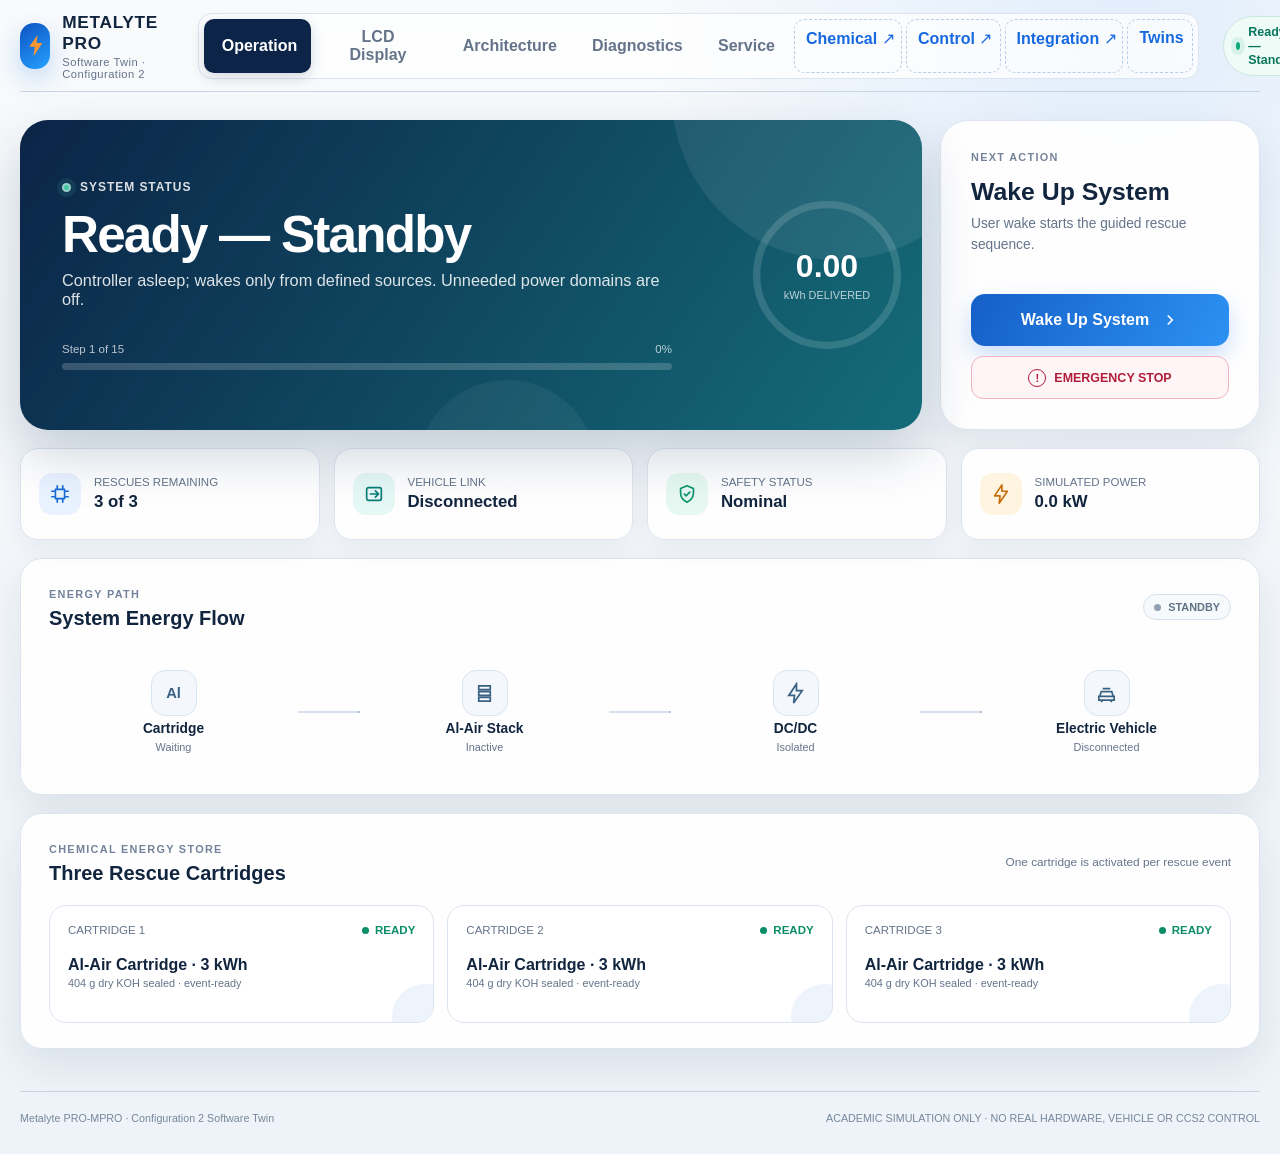
<file: docs/index.html>
<!doctype html>
<html lang="en" dir="ltr">
<head>
  <meta charset="utf-8">
  <meta name="viewport" content="width=device-width, initial-scale=1">
  <meta name="theme-color" content="#0b2447">
  <meta name="description" content="Configuration 2 software twin of Metalyte PRO-MPRO: mission logic, LCD, architecture, diagnostics and service">
  <title>MPRO Software Twin</title>
  <link rel="stylesheet" href="assets/styles.css?v=20260926-hmi-twin">
</head>
<body>
  <div class="app-shell">
    <header class="topbar">
      <a class="brand" href="./" aria-label="Metalyte PRO home screen">
        <span class="brand-mark" aria-hidden="true">
          <svg viewBox="0 0 40 40" role="img"><path d="M23.3 3 10 22h9l-2.2 15L31 16h-9.2L23.3 3Z"/></svg>
        </span>
        <span>
          <strong>METALYTE PRO</strong>
          <small>Software Twin · Configuration 2</small>
        </span>
      </a>

      <nav class="view-tabs" aria-label="System views">
        <button class="view-tab is-active" data-view="mission">Operation</button>
        <button class="view-tab" data-view="lcd">LCD Display</button>
        <button class="view-tab" data-view="architecture">Architecture</button>
        <button class="view-tab" data-view="diagnostics">Diagnostics</button>
        <button class="view-tab" data-view="service">Service</button>
        <a class="view-tab twin-link" href="chemical-twin/">Chemical ↗</a>
        <a class="view-tab twin-link" href="control-twin/">Control ↗</a>
        <a class="view-tab twin-link" href="integration-twin/">Integration ↗</a>
        <a class="view-tab twin-link" href="hub.html">Twins</a>
      </nav>

      <div class="system-badge">
        <span class="pulse-dot" id="header-status-dot"></span>
        <span id="header-status">Ready — Standby</span>
      </div>
    </header>

    <main>
      <section class="view-panel is-active" id="view-mission" aria-labelledby="mission-heading">
        <div class="mission-grid">
          <section class="status-hero status-ready" id="status-hero" aria-live="polite">
            <div class="status-hero__content">
              <div class="status-kicker">
                <span class="status-light"></span>
                <span id="status-kicker">SYSTEM STATUS</span>
              </div>
              <h1 id="mission-heading"><span id="state-title">Ready to Start</span></h1>
              <p id="state-copy">The system is stored and ready for a rescue event.</p>
              <div class="mission-progress" aria-label="Rescue mission progress">
                <div class="mission-progress__meta">
                  <span id="progress-label">Step 1 of 15</span>
                  <span id="progress-percent">0%</span>
                </div>
                <div class="progress-track"><span id="progress-bar"></span></div>
              </div>
            </div>
            <div class="energy-orbit" aria-hidden="true">
              <svg viewBox="0 0 220 220">
                <circle class="orbit-bg" cx="110" cy="110" r="86"/>
                <circle class="orbit-value" id="energy-orbit" cx="110" cy="110" r="86"/>
              </svg>
              <div class="orbit-value-label">
                <strong id="energy-value">0.00</strong>
                <span>kWh DELIVERED</span>
              </div>
            </div>
          </section>

          <aside class="action-panel">
            <span class="panel-eyebrow">NEXT ACTION</span>
            <h2 id="next-action-title">Wake Up System</h2>
            <p id="next-action-copy">One action begins the guided readiness sequence.</p>
            <button class="primary-action" id="primary-action">
              <span id="primary-action-label">Wake Up System</span>
              <svg viewBox="0 0 24 24" aria-hidden="true"><path d="m9 18 6-6-6-6"/></svg>
            </button>
            <button class="emergency-action" id="emergency-action">
              <span class="emergency-icon" aria-hidden="true">!</span>
              EMERGENCY STOP
            </button>
          </aside>
        </div>

        <section class="quick-status" aria-label="System summary">
          <article class="info-card">
            <span class="info-icon info-icon--blue" aria-hidden="true"><svg viewBox="0 0 24 24"><path d="M7 7h10v10H7zM9 3v4m6-4v4m-6 10v4m6-4v4M3 9h4m10 0h4M3 15h4m10 0h4"/></svg></span>
            <span><small>RESCUES REMAINING</small><strong id="remaining-events">3 of 3</strong></span>
          </article>
          <article class="info-card">
            <span class="info-icon info-icon--teal" aria-hidden="true"><svg viewBox="0 0 24 24"><path d="M8 12h8m-2.5-3.5L17 12l-3.5 3.5M6 5h12a2 2 0 0 1 2 2v10a2 2 0 0 1-2 2H6a2 2 0 0 1-2-2V7a2 2 0 0 1 2-2Z"/></svg></span>
            <span><small>VEHICLE LINK</small><strong id="vehicle-status">Disconnected</strong></span>
          </article>
          <article class="info-card">
            <span class="info-icon info-icon--green" id="safety-icon" aria-hidden="true"><svg viewBox="0 0 24 24"><path d="m12 3 7 3v5c0 4.6-2.9 8-7 10-4.1-2-7-5.4-7-10V6l7-3Zm-3 9 2 2 4-4"/></svg></span>
            <span><small>SAFETY STATUS</small><strong id="safety-status">Nominal</strong></span>
          </article>
          <article class="info-card">
            <span class="info-icon info-icon--amber" aria-hidden="true"><svg viewBox="0 0 24 24"><path d="M13 2 5 14h6l-1 8 9-13h-6V2Z"/></svg></span>
            <span><small>SIMULATED POWER</small><strong id="power-summary">0.0 kW</strong></span>
          </article>
        </section>

        <section class="system-flow-card">
          <div class="section-heading">
            <div><span class="panel-eyebrow">ENERGY PATH</span><h2>System Energy Flow</h2></div>
            <span class="live-chip" id="flow-chip"><span></span> STANDBY</span>
          </div>
          <div class="system-flow" id="system-flow">
            <div class="flow-node" data-flow="cassette"><span class="flow-node__icon">Al</span><strong>Cartridge</strong><small id="flow-cassette">Waiting</small></div>
            <span class="flow-link"><i></i></span>
            <div class="flow-node" data-flow="stack"><span class="flow-node__icon"><svg viewBox="0 0 24 24"><path d="M6 4h12v4H6zm0 6h12v4H6zm0 6h12v4H6z"/></svg></span><strong>Al-Air Stack</strong><small id="flow-stack">Inactive</small></div>
            <span class="flow-link"><i></i></span>
            <div class="flow-node" data-flow="converter"><span class="flow-node__icon"><svg viewBox="0 0 24 24"><path d="m13 2-8 12h6l-1 8 9-13h-6V2Z"/></svg></span><strong>DC/DC</strong><small id="flow-converter">Isolated</small></div>
            <span class="flow-link"><i></i></span>
            <div class="flow-node" data-flow="vehicle"><span class="flow-node__icon"><svg viewBox="0 0 24 24"><path d="m5 15 1.5-5h11L19 15m-15 0h16v4H4zm3 4v2m10-2v2M8 7h8"/></svg></span><strong>Electric Vehicle</strong><small id="flow-vehicle">Disconnected</small></div>
          </div>
        </section>

        <section class="cassette-section">
          <div class="section-heading">
            <div><span class="panel-eyebrow">CHEMICAL ENERGY STORE</span><h2>Three Rescue Cartridges</h2></div>
            <span class="section-note">One cartridge is activated per rescue event</span>
          </div>
          <div class="cassette-grid" id="cassette-grid"></div>
        </section>
      </section>

      <section class="view-panel" id="view-lcd" aria-labelledby="lcd-heading">
        <div class="page-heading lcd-page-heading">
          <div>
            <span class="panel-eyebrow">PHYSICAL HMI CONCEPT</span>
            <h1 id="lcd-heading">Integrated LCD Operator Display</h1>
          </div>
          <span class="section-note">Compact touch interface for the Metalyte enclosure</span>
        </div>

        <section class="lcd-device" aria-label="Metalyte physical LCD interface">
          <span class="lcd-screw lcd-screw--tl" aria-hidden="true"></span>
          <span class="lcd-screw lcd-screw--tr" aria-hidden="true"></span>
          <span class="lcd-screw lcd-screw--bl" aria-hidden="true"></span>
          <span class="lcd-screw lcd-screw--br" aria-hidden="true"></span>

          <div class="lcd-hardware-layout">
          <div class="lcd-screen" id="lcd-screen">
            <header class="lcd-topbar">
              <div class="lcd-brand"><span class="lcd-brand-icon">M</span><span><strong>METALYTE PRO</strong><small>HMI TWIN · CONFIGURATION 2</small></span></div>
              <div class="lcd-clock"><strong id="lcd-clock">00:00</strong><small>LOCAL TIME</small></div>
              <div class="lcd-system-meta">
                <span><small>CTRL</small><strong>ONLINE</strong></span>
                <span><small>ALARM</small><strong id="lcd-alarm-count">0</strong></span>
                <div class="lcd-connection" id="lcd-connection"><i></i><span><strong>EV LINK</strong><small id="lcd-vehicle-status">DISCONNECTED</small></span></div>
              </div>
            </header>

            <div class="lcd-alert" id="lcd-alert">
              <span class="lcd-alert-icon">!</span>
              <span><strong id="lcd-alert-title">SAFETY TRIP</strong><small id="lcd-alert-copy">Power path isolated</small></span>
            </div>

            <div class="lcd-main">
              <section class="lcd-state-card lcd-panel-section">
                <span class="lcd-label">01 / OPERATING STATE</span>
                <strong id="lcd-state-title">READY</strong>
                <p id="lcd-state-copy">System ready for a rescue event.</p>
                <p id="lcd-operator-he" class="lcd-operator-he" dir="rtl" lang="he">מוכן - נותרו 3 אירועים</p>
                <div class="lcd-fill" id="lcd-fill" hidden><span>WATER · CHAMBER 220 · VALVE CLOSED</span><strong id="lcd-fill-value">0.0 / 1.8 L</strong><div class="lcd-energy-track"><span id="lcd-fill-bar"></span></div></div>
                <div class="lcd-step-track"><span id="lcd-progress-bar"></span></div>
                <small id="lcd-progress-label">STEP 1 / 15</small>
                <div class="lcd-interlock-block">
                  <span class="lcd-subheading">TRANSFER PERMISSIVES</span>
                  <div class="lcd-interlock-grid">
                    <span id="lcd-permissive-hvil"><i></i>HVIL</span>
                    <span id="lcd-permissive-iso"><i></i>ISOLATION</span>
                    <span id="lcd-permissive-flow"><i></i>FLOW</span>
                    <span id="lcd-permissive-thermal"><i></i>THERMAL</span>
                    <span id="lcd-permissive-vent"><i></i>VENT PATH</span>
                    <span id="lcd-permissive-env"><i></i>OPEN AIR</span>
                  </div>
                </div>
              </section>

              <section class="lcd-output-card lcd-panel-section">
                <span class="lcd-label">02 / DC OUTPUT</span>
                <div class="lcd-power-value"><strong id="lcd-power">0.0</strong><span>kW</span></div>
                <div class="lcd-energy-row"><span>ENERGY DELIVERED</span><strong><span id="lcd-energy">0.00</span> kWh</strong></div>
                <div class="lcd-energy-track"><span id="lcd-energy-bar"></span></div>
                <div class="lcd-trend-block">
                  <div class="lcd-trend-heading"><span>OUTPUT TREND</span><small>LAST 10 MIN</small></div>
                  <div class="lcd-trend-chart">
                    <span class="lcd-trend-axis lcd-trend-axis--high">4.0</span>
                    <span class="lcd-trend-axis lcd-trend-axis--low">0.0</span>
                    <svg viewBox="0 0 420 92" preserveAspectRatio="none" aria-label="Simulated output power trend">
                      <path class="lcd-trend-grid" d="M0 15H420M0 46H420M0 77H420M70 0V92M140 0V92M210 0V92M280 0V92M350 0V92"/>
                      <path class="lcd-trend-line" id="lcd-trend-line" d="M0 75 L22 72 L45 58 L70 38 L96 29 L125 25 L158 24 L193 24 L226 23 L260 23 L297 24 L333 23 L370 23 L420 23"/>
                    </svg>
                  </div>
                </div>
              </section>

              <section class="lcd-vitals-card lcd-panel-section">
                <span class="lcd-label">03 / PROCESS VALUES</span>
                <div class="lcd-vitals-grid">
                  <div><span>STACK</span><strong><b id="lcd-voltage">0.0</b> V</strong></div>
                  <div><span>CURRENT</span><strong><b id="lcd-current">0.0</b> A</strong></div>
                  <div><span>TEMP</span><strong><b id="lcd-temperature">25.0</b> °C</strong></div>
                  <div><span>FLOW</span><strong><b id="lcd-flow">0.0</b> L/min</strong></div>
                </div>
                <div class="lcd-process-list">
                  <div><span>PUMP P-01</span><strong id="lcd-pump-status">STOP</strong></div>
                  <div><span>VENT FAN F-01</span><strong id="lcd-fan-status">STOP</strong></div>
                  <div><span>INPUT CONTACTOR</span><strong id="lcd-input-status">OPEN</strong></div>
                  <div><span>OUTPUT CONTACTOR</span><strong id="lcd-output-status">OPEN</strong></div>
                </div>
              </section>
            </div>

            <div class="lcd-energy-path" id="lcd-energy-path">
              <div data-lcd-flow="cassette"><span>Al</span><strong>CARTRIDGE</strong><small id="lcd-cartridge-state">READY</small></div>
              <i></i>
              <div data-lcd-flow="stack"><span>ST</span><strong>AL-AIR</strong><small id="lcd-stack-state">IDLE</small></div>
              <i></i>
              <div data-lcd-flow="converter"><span>DC</span><strong>DC/DC</strong><small id="lcd-converter-state">ISOLATED</small></div>
              <i></i>
              <div data-lcd-flow="vehicle"><span>EV</span><strong>VEHICLE</strong><small id="lcd-ev-state">OFFLINE</small></div>
            </div>

            <div class="lcd-bottom-strip">
              <div class="lcd-cassette-summary" id="lcd-cassette-summary"></div>
              <div class="lcd-softkeys">
                <button class="lcd-softkey" id="lcd-diagnostics-link"><span>F1</span>DIAGNOSTICS</button>
                <button class="lcd-softkey lcd-softkey--primary" id="lcd-primary-action"><span>F2</span><b id="lcd-primary-label">WAKE UP</b></button>
                <button class="lcd-softkey" id="lcd-service-link"><span>F3</span>SERVICE</button>
              </div>
              <div class="lcd-panel-status"><span></span><strong id="lcd-panel-status">SYSTEM READY</strong></div>
            </div>
          </div>
          <aside class="lcd-hardware-panel" aria-label="Physical panel controls">
            <div class="lcd-hardware-badge"><strong>MPRO</strong><small>HMI-01</small></div>
            <div class="lcd-power-indicator"><span></span><small>POWER</small></div>
            <button class="lcd-estop" id="lcd-emergency-action" aria-label="Emergency stop">
              <span class="lcd-estop-cap"><i></i></span>
              <strong>EMERGENCY</strong><small>STOP</small>
            </button>
            <div class="lcd-speaker" aria-hidden="true"><i></i><i></i><i></i><i></i><i></i><i></i></div>
            <div class="lcd-panel-mark"><span>IP54</span><span>24 VDC</span></div>
          </aside>
          </div>
        </section>

        <div class="lcd-explanation">
          <article><span>01</span><div><strong>One guided action</strong><p>The center soft key always shows the next valid operator action.</p></div></article>
          <article><span>02</span><div><strong>Immediate safety visibility</strong><p>State, EV link, alarms, power isolation, and purge status remain visible.</p></div></article>
          <article><span>03</span><div><strong>Engineering access</strong><p>Diagnostics and service information are available without crowding the main screen.</p></div></article>
        </div>
      </section>

      <section class="view-panel" id="view-architecture" aria-labelledby="architecture-heading">
        <div class="page-heading architecture-page-heading">
          <div>
            <span class="panel-eyebrow">SOFTWARE TWIN · CONFIGURATION 2</span>
            <h1 id="architecture-heading">Software Control Architecture</h1>
            <p>Module responsibilities, command/status boundaries, direct safety authority, and operating flow are linked to the live demonstrator state.</p>
          </div>
          <div class="architecture-runtime-badge">
            <span class="pulse-dot"></span>
            <span><small>SIMULATOR STATE</small><strong id="architecture-runtime-state">SYSTEM_STANDBY</strong></span>
          </div>
        </div>

        <div class="architecture-legend" aria-label="Architecture diagram legend">
          <span><i class="legend-swatch legend-swatch--active"></i> Active module</span>
          <span><i class="legend-swatch legend-swatch--command"></i> Command path</span>
          <span><i class="legend-swatch legend-swatch--status"></i> Status feedback</span>
          <span><i class="legend-swatch legend-swatch--safety"></i> Independent safety override</span>
          <strong>SELECT A MODULE TO INSPECT ITS CONTRACT</strong>
        </div>

        <div class="architecture-workspace">
          <div class="architecture-canvas-wrap">
            <section class="architecture-canvas" aria-label="Metalyte Software Tier-0 architecture diagram">
              <svg class="architecture-wires" viewBox="0 0 1000 690" preserveAspectRatio="none" aria-hidden="true">
                <defs>
                  <marker id="arrow-command" markerWidth="7" markerHeight="7" refX="6" refY="3.5" orient="auto"><path d="M0 0 7 3.5 0 7Z"/></marker>
                  <marker id="arrow-status" markerWidth="7" markerHeight="7" refX="1" refY="3.5" orient="auto"><path d="M7 0 0 3.5 7 7Z"/></marker>
                  <marker id="arrow-safety" markerWidth="8" markerHeight="8" refX="7" refY="4" orient="auto"><path d="M0 0 8 4 0 8Z"/></marker>
                </defs>
                <g class="wire-pair wire-hmi"><path class="wire-command" d="M304 92H391" marker-end="url(#arrow-command)"/><path class="wire-status" d="M391 119H304" marker-end="url(#arrow-status)"/><text x="322" y="84">hmi_cmd</text><text x="320" y="139">hmi_status</text></g>
                <g class="wire-pair wire-ev"><path class="wire-command" d="M609 92H696" marker-end="url(#arrow-command)"/><path class="wire-status" d="M696 119H609" marker-end="url(#arrow-status)"/><text x="631" y="84">ev_cmd</text><text x="628" y="139">ev_status</text></g>
                <g class="wire-pair wire-power"><path class="wire-command" d="M609 252H696" marker-end="url(#arrow-command)"/><path class="wire-status" d="M696 279H609" marker-end="url(#arrow-status)"/><text x="622" y="244">power_cmd</text><text x="620" y="299">power_status</text></g>
                <g class="wire-pair wire-reaction"><path class="wire-command" d="M391 334 328 436" marker-end="url(#arrow-command)"/><path class="wire-status" d="M328 461 405 363" marker-end="url(#arrow-status)"/><text x="320" y="375">reaction_cmd</text><text x="344" y="425">reaction_status</text></g>
                <g class="wire-pair wire-thermal"><path class="wire-command" d="M609 334 701 436" marker-end="url(#arrow-command)"/><path class="wire-status" d="M701 461 595 363" marker-end="url(#arrow-status)"/><text x="628" y="375">fluid_cmd</text><text x="620" y="425">fluid_status</text></g>
                <g class="wire-pair wire-service"><path class="wire-command" d="M478 355V431" marker-end="url(#arrow-command)"/><path class="wire-status" d="M522 431V355" marker-end="url(#arrow-status)"/><text x="430" y="399">log_event</text><text x="530" y="399">service_state</text></g>
                <path class="wire-safety" d="M180 321V624H70" marker-end="url(#arrow-safety)"/>
                <text class="wire-safety-label" x="38" y="445">DIRECT SAFE-STATE OVERRIDE</text>
                <path class="wire-hal" d="M180 546V594M500 546V594M820 546V594"/>
              </svg>

              <button class="architecture-module module-hmi" data-architecture-module="hmi" type="button">
                <span class="module-code">SW-HMI-01</span><span class="module-live">MONITOR</span>
                <strong>HMI Manager</strong><p>Operator prompts, state presentation, LCD controls, alarms, and guided actions.</p>
                <span class="module-port">hmi_cmd / hmi_status</span>
              </button>

              <button class="architecture-module module-main is-selected" data-architecture-module="main" type="button">
                <span class="module-code">SW-CTRL-01</span><span class="module-live">ACTIVE</span>
                <strong>Main System Controller</strong>
                <p>Deterministic mission state machine and cross-domain sequencing.</p>
                <ul><li>Guarded transitions</li><li>Operating-mode coordination</li><li>Mission command arbitration</li></ul>
              </button>

              <button class="architecture-module module-ev" data-architecture-module="ev" type="button">
                <span class="module-code">SW-EV-01</span><span class="module-live">STANDBY</span>
                <strong>EV Communication Manager</strong><p>Simulated connection, pilot/handshake boundary, and vehicle transfer status.</p>
                <span class="module-port">ev_cmd / ev_status</span>
              </button>

              <button class="architecture-module module-safety" data-architecture-module="safety" type="button">
                <span class="module-code">SW-SAFE-01</span><span class="module-live">ARMED</span>
                <strong>Independent Safety Supervisor</strong><p>Fault evaluation, latching, derating request, emergency trip, and direct shutdown authority.</p>
                <span class="module-port module-port--safety">hardwired-style override</span>
              </button>

              <button class="architecture-module module-power" data-architecture-module="power" type="button">
                <span class="module-code">SW-PWR-01</span><span class="module-live">STANDBY</span>
                <strong>Power Control Manager</strong><p>Pre-charge, DC-link supervision, converter enable, and contactor requests.</p>
                <span class="module-port">power_cmd / power_status</span>
              </button>

              <button class="architecture-module module-reaction" data-architecture-module="reaction" type="button">
                <span class="module-code">SW-REA-01</span><span class="module-live">STANDBY</span>
                <strong>Cartridge & Reaction Manager</strong><p>One active cartridge, FILL_SESSION with the valve closed, activation, prime and spent declaration.</p>
                <span class="module-port">reaction_cmd / reaction_status</span>
              </button>

              <button class="architecture-module module-service" data-architecture-module="service" type="button">
                <span class="module-code">SW-SVC-01</span><span class="module-live">LOGGING</span>
                <strong>Service, Logging & Storage</strong><p>Event history, cartridge usage, wake sources, D-BIT interval and service lockout.</p>
                <span class="module-port">log_event / service_state</span>
              </button>

              <button class="architecture-module module-thermal" data-architecture-module="thermal" type="button">
                <span class="module-code">SW-TFM-01</span><span class="module-live">STANDBY</span>
                <strong>Thermal & Fluid Manager</strong><p>Pump, valves, fan, flow, temperature, purge, and cooldown supervision.</p>
                <span class="module-port">fluid_cmd / fluid_status</span>
              </button>

              <button class="architecture-module module-hal" data-architecture-module="hal" type="button">
                <span class="module-code">SW-HAL-01</span><span class="module-live">ONLINE</span>
                <strong>Simulated HAL + Chemical Twin Plant</strong>
                <p>Sensors | Contactors | Valves | Pump | Fans | Memory | ADC / GPIO / CAN / PLC boundary</p>
              </button>
            </section>
          </div>

          <aside class="architecture-inspector" aria-live="polite">
            <div class="inspector-heading"><span id="architecture-detail-code">SW-CTRL-01</span><strong id="architecture-detail-title">Main System Controller</strong></div>
            <div class="inspector-runtime"><span>RUNTIME STATUS</span><strong id="architecture-detail-runtime">ACTIVE</strong></div>
            <p id="architecture-detail-purpose">Coordinates the deterministic rescue mission without owning the independent safety decision.</p>
            <section><span>RESPONSIBILITIES</span><ul id="architecture-detail-responsibilities"></ul></section>
            <dl>
              <div><dt>INPUT CONTRACT</dt><dd id="architecture-detail-inputs"></dd></div>
              <div><dt>OUTPUT CONTRACT</dt><dd id="architecture-detail-outputs"></dd></div>
              <div><dt>FAIL-SAFE RELATIONSHIP</dt><dd id="architecture-detail-safety"></dd></div>
            </dl>
            <a id="architecture-source-link" href="https://github.com/Lpro402/Conceptual_Design" target="_blank" rel="noreferrer">OPEN SOURCE MODULE</a>
          </aside>
        </div>

        <section class="architecture-plant">
          <div class="architecture-hal-label"><span>CONTROLLED SYSTEM BOUNDARY</span><strong>External Plant & Interfaces</strong></div>
          <article><span>PLANT-AL</span><strong>Al-Air Cartridge Plant</strong><small>Chemical twin: 96 V stack, KOH 4 M, thermal and H₂</small></article>
          <article><span>PLANT-EV</span><strong>Vehicle / EV</strong><small>CCS2 · HVIL · CP · ISO 15118 / DIN 70121</small></article>
          <article><span>PLANT-IO</span><strong>Sensors & Actuators</strong><small>Simulated measurement and command channels</small></article>
        </section>

        <section class="architecture-flow-panel">
          <div class="section-heading compact">
            <div><span class="panel-eyebrow">OPERATING FLOW</span><h2>Live Mission Sequence</h2></div>
            <span class="section-note">The highlighted phase follows the running demonstrator</span>
          </div>
          <div class="architecture-state-flow" id="architecture-state-flow">
            <div data-architecture-phase="standby"><span>01</span><strong>Standby</strong><small>Isolated & ready</small></div><i></i>
            <div data-architecture-phase="self-test"><span>02</span><strong>Self-Test</strong><small>+ environment check</small></div><i></i>
            <div data-architecture-phase="connect"><span>03</span><strong>Deploy & Link</strong><small>Vent, HVIL, CP, handshake</small></div><i></i>
            <div data-architecture-phase="fill"><span>04</span><strong>Fill Session</strong><small>1.8 L, valve closed</small></div><i></i>
            <div data-architecture-phase="reaction"><span>05</span><strong>Reaction</strong><small>Admission & prime</small></div><i></i>
            <div data-architecture-phase="transfer"><span>06</span><strong>Transfer</strong><small>Pre-charge & power</small></div><i></i>
            <div data-architecture-phase="shutdown"><span>07</span><strong>Shutdown</strong><small>Ramp-down & purge</small></div><i></i>
            <div data-architecture-phase="complete"><span>08</span><strong>Disconnect</strong><small>Standby or service</small></div>
          </div>
          <div class="architecture-fault-route"><strong>INDEPENDENT FAULT ROUTE</strong><span>Any operating state</span><i></i><span>Emergency shutdown</span><i></i><span>Fault locked</span></div>
        </section>
      </section>

      <section class="view-panel" id="view-diagnostics" aria-labelledby="diagnostics-heading">
        <div class="page-heading">
          <div><span class="panel-eyebrow">ENGINEERING VIEW</span><h1 id="diagnostics-heading">Diagnostics & Fault Simulation</h1></div>
          <button class="ghost-button" id="diagnostics-reset">Reset Demonstrator</button>
        </div>

        <div class="diagnostics-grid">
          <section class="diagnostic-card sensor-panel">
            <div class="section-heading compact"><div><span class="panel-eyebrow">LIVE DATA</span><h2>Simulated Measurements</h2></div><span class="live-chip is-live"><span></span> LIVE</span></div>
            <div class="sensor-grid">
              <article><small>STACK VOLTAGE</small><strong id="sensor-voltage">0.0</strong><span>V</span></article>
              <article><small>STACK CURRENT</small><strong id="sensor-current">0.0</strong><span>A</span></article>
              <article><small>TEMPERATURE</small><strong id="sensor-temperature">25.0</strong><span>°C</span></article>
              <article><small>ELECTROLYTE FLOW</small><strong id="sensor-flow">0.0</strong><span>L/min</span></article>
              <article><small>PRESSURE</small><strong id="sensor-pressure">1.00</strong><span>bar</span></article>
              <article><small>H₂ AT VENT</small><strong id="sensor-hydrogen">0.0</strong><span>% LEL</span></article>
            </div>
          </section>

          <section class="diagnostic-card fault-panel">
            <span class="panel-eyebrow">FAULT INJECTION</span>
            <h2>Demonstrate a Safety Response</h2>
            <p>Select a simulated fault to show how the independent safety chain overrides normal operation.</p>
            <label for="fault-select">FAULT SCENARIO</label>
            <select id="fault-select"></select>
            <button class="danger-button" id="inject-fault">Inject Selected Fault</button>
            <p class="microcopy">All values and thresholds are simulated placeholders, not validated design limits.</p>
          </section>
        </div>

        <div class="diagnostics-grid diagnostics-grid--lower">
          <section class="diagnostic-card">
            <div class="section-heading compact"><div><span class="panel-eyebrow">SAFETY CHAIN</span><h2>Independent Safety Inputs</h2></div></div>
            <div class="safety-chain" id="safety-chain"></div>
          </section>
          <section class="diagnostic-card">
            <div class="section-heading compact"><div><span class="panel-eyebrow">ACTUATORS</span><h2>System Output Commands</h2></div></div>
            <div class="actuator-list" id="actuator-list"></div>
          </section>
        </div>

        <section class="diagnostic-card log-card">
          <div class="section-heading compact"><div><span class="panel-eyebrow">EVENT LOG</span><h2>Chronological System Log</h2></div><button class="text-button" id="clear-log">Clear Log</button></div>
          <ol class="event-log" id="event-log"></ol>
        </section>
      </section>

      <section class="view-panel" id="view-service" aria-labelledby="service-heading">
        <div class="page-heading">
          <div><span class="panel-eyebrow">SERVICE & READINESS</span><h1 id="service-heading">Readiness, Service & Recycling</h1></div>
          <span class="system-badge system-badge--large"><span class="pulse-dot"></span><span id="service-readiness">Ready</span></span>
        </div>

        <div class="service-layout">
          <section class="service-score-card">
            <div class="readiness-ring" id="readiness-ring"><strong id="readiness-score">100</strong><span>% READY</span></div>
            <h2 id="readiness-title">System Ready</h2>
            <p id="readiness-copy">Three cartridges are available for rescue events.</p>
          </section>
          <section class="service-card">
            <span class="panel-eyebrow">SERVICE MODEL</span>
            <h2>Closed-Loop Cartridge Service</h2>
            <div class="service-timeline">
              <div><span>1</span><strong>Swap</strong><small>Replace sealed cartridges</small></div><i></i>
              <div><span>2</span><strong>Collect</strong><small>Transfer spent units to a dedicated facility</small></div><i></i>
              <div><span>3</span><strong>Recover</strong><small>Process and recover aluminum materials</small></div><i></i>
              <div><span>4</span><strong>Return</strong><small>Supply service-ready cartridges</small></div>
            </div>
          </section>
        </div>

        <section class="service-card service-details">
          <div><span class="detail-icon">OK</span><span><strong>SELF-TEST</strong><small id="service-self-test">Not yet completed</small></span></div>
          <div><span class="detail-icon">3×</span><span><strong>SERVICE CAPACITY</strong><small id="service-capacity">3 rescue events available</small></span></div>
          <div><span class="detail-icon">↻</span><span><strong>RECYCLING STATUS</strong><small>No cartridges awaiting collection</small></span></div>
        </section>
      </section>
    </main>

    <footer>
      <span>Metalyte PRO-MPRO · Configuration 2 Software Twin</span>
      <span>ACADEMIC SIMULATION ONLY · NO REAL HARDWARE, VEHICLE OR CCS2 CONTROL</span>
    </footer>
  </div>

  <div class="toast-region" id="toast-region" aria-live="polite"></div>
  <script src="assets/app.js?v=20260926-hmi-twin" defer></script>
</body>
</html>
</file>
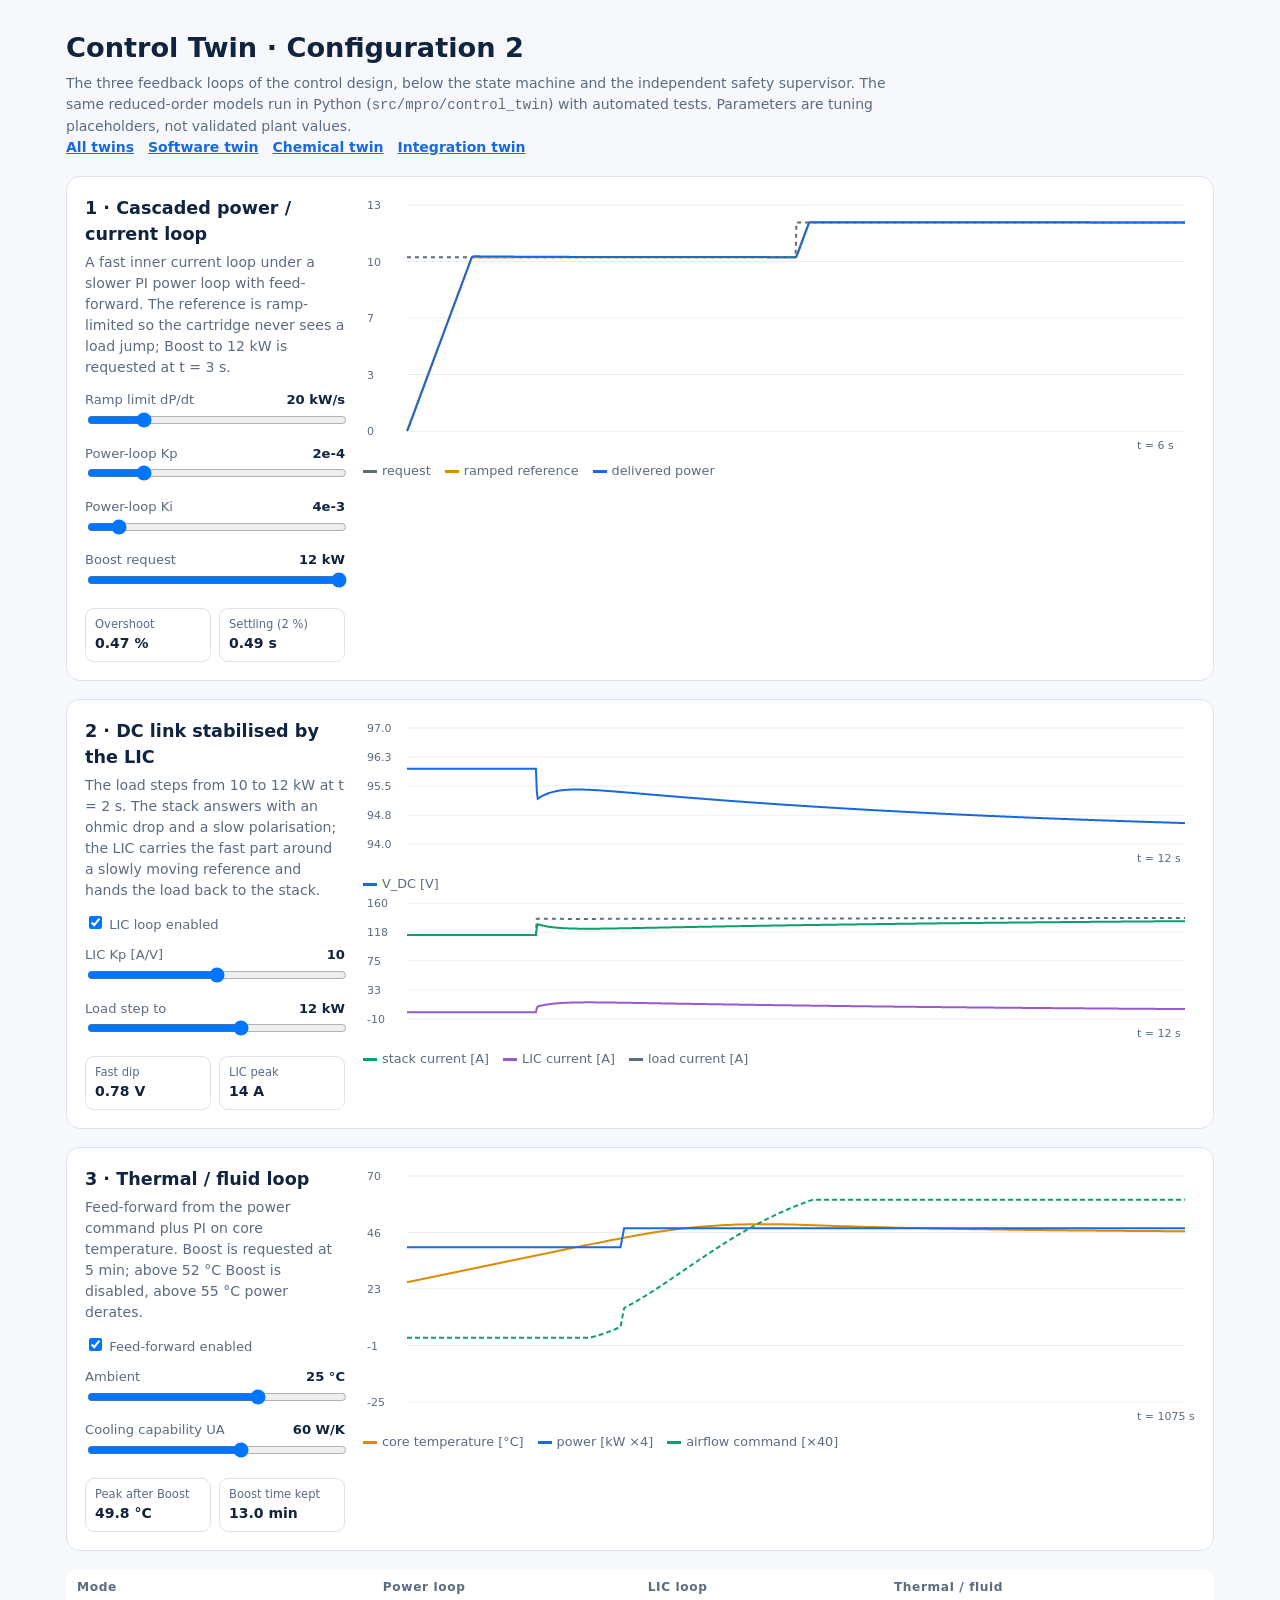
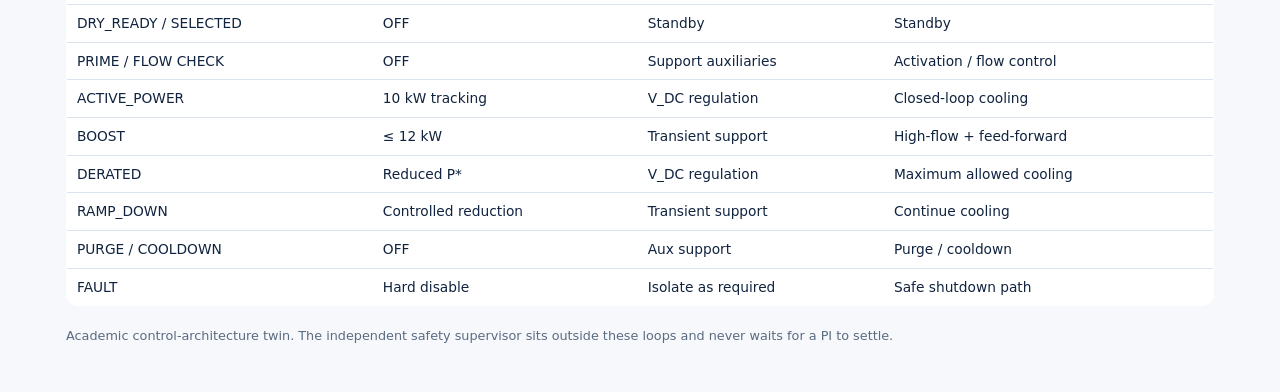
<file: docs/control-twin/index.html>
<!doctype html>
<html lang="en" dir="ltr">
<head>
  <meta charset="utf-8">
  <meta name="viewport" content="width=device-width, initial-scale=1">
  <title>MPRO Control Twin</title>
  <meta name="description" content="Interactive control twin of MPRO: cascaded power/current loop, LIC DC-link loop and thermal feed-forward loop.">
  <style>
    :root { --bg:#f6f8fb; --card:#fff; --ink:#10233f; --muted:#5b6b80; --line:#dbe3ee; --grid:#e8eef5;
      --s1:#1769e0; --s2:#e08a00; --s3:#0e9f6e; --s4:#9b59d0; --accent:#1769e0; }
    @media (prefers-color-scheme: dark) { :root:not([data-theme="light"]) { --bg:#0b1620; --card:#12212e; --ink:#e6eef6; --muted:#9eb2bf; --line:#20394a; --grid:#1a2d3b; --s1:#5aa2ff; --s2:#f5b041; --s3:#4ade80; --s4:#c084fc; --accent:#5aa2ff; } }
    :root[data-theme="dark"] { --bg:#0b1620; --card:#12212e; --ink:#e6eef6; --muted:#9eb2bf; --line:#20394a; --grid:#1a2d3b; --s1:#5aa2ff; --s2:#f5b041; --s3:#4ade80; --s4:#c084fc; --accent:#5aa2ff; }
    * { box-sizing:border-box; }
    body { margin:0; background:var(--bg); color:var(--ink); font:14px/1.5 "Segoe UI", system-ui, sans-serif; }
    main { max-width:1180px; margin:0 auto; padding:28px 16px 48px; }
    header p { color:var(--muted); margin:4px 0 0; max-width:820px; }
    header nav a { color:var(--accent); margin-right:14px; font-weight:600; }
    h1 { margin:0; font-size:1.7rem; }
    .loop { background:var(--card); border:1px solid var(--line); border-radius:14px; padding:18px; margin-top:18px;
      display:grid; grid-template-columns:260px 1fr; gap:18px; }
    @media (max-width:760px) { .loop { grid-template-columns:1fr; } }
    .loop h2 { margin:0 0 4px; font-size:1.1rem; }
    .loop .why { color:var(--muted); font-size:.88rem; margin:0 0 12px; }
    label { display:block; font-size:.82rem; color:var(--muted); margin-top:10px; }
    label output { float:right; color:var(--ink); font-weight:700; font-variant-numeric:tabular-nums; }
    input[type=range] { width:100%; }
    .kpi { display:grid; grid-template-columns:1fr 1fr; gap:8px; margin-top:14px; }
    .kpi div { border:1px solid var(--line); border-radius:9px; padding:7px 9px; }
    .kpi small { display:block; color:var(--muted); font-size:.72rem; }
    .kpi strong { font-variant-numeric:tabular-nums; }
    canvas { width:100%; height:260px; display:block; }
    .legend { display:flex; gap:14px; flex-wrap:wrap; font-size:.8rem; color:var(--muted); margin-top:6px; }
    .legend i { display:inline-block; width:14px; height:3px; vertical-align:middle; margin-right:5px; background:var(--c); }
    table { width:100%; border-collapse:collapse; font-size:.86rem; background:var(--card); border:1px solid var(--line); border-radius:12px; overflow:hidden; margin-top:18px; }
    th, td { text-align:left; padding:8px 10px; border-bottom:1px solid var(--line); }
    th { color:var(--muted); font-weight:700; font-size:.76rem; letter-spacing:.05em; }
    footer { color:var(--muted); font-size:.8rem; margin-top:20px; }
  </style>
</head>
<body>
<main>
  <header>
    <h1>Control Twin · Configuration 2</h1>
    <p>The three feedback loops of the control design, below the state machine and the independent safety supervisor. The same reduced-order models run in Python (<code>src/mpro/control_twin</code>) with automated tests. Parameters are tuning placeholders, not validated plant values.</p>
    <nav><a href="../hub.html">All twins</a><a href="../">Software twin</a><a href="../chemical-twin/">Chemical twin</a><a href="../integration-twin/">Integration twin</a></nav>
  </header>

  <section class="loop">
    <div>
      <h2>1 · Cascaded power / current loop</h2>
      <p class="why">A fast inner current loop under a slower PI power loop with feed-forward. The reference is ramp-limited so the cartridge never sees a load jump; Boost to 12 kW is requested at t = 3 s.</p>
      <label>Ramp limit dP/dt <output id="rampOut"></output><input id="ramp" type="range" min="5" max="80" step="5" value="20"></label>
      <label>Power-loop Kp <output id="kpOut"></output><input id="kp" type="range" min="0" max="10" step="0.5" value="2"></label>
      <label>Power-loop Ki <output id="kiOut"></output><input id="ki" type="range" min="0" max="40" step="1" value="4"></label>
      <label>Boost request <output id="boostOut"></output><input id="boost" type="range" min="10" max="12" step="0.5" value="12"></label>
      <div class="kpi"><div><small>Overshoot</small><strong id="k1a"></strong></div><div><small>Settling (2 %)</small><strong id="k1b"></strong></div></div>
    </div>
    <div><canvas id="c1"></canvas><div class="legend"><span style="--c:var(--muted)"><i></i>request</span><span style="--c:var(--s2)"><i></i>ramped reference</span><span style="--c:var(--s1)"><i></i>delivered power</span></div></div>
  </section>

  <section class="loop">
    <div>
      <h2>2 · DC link stabilised by the LIC</h2>
      <p class="why">The load steps from 10 to 12 kW at t = 2 s. The stack answers with an ohmic drop and a slow polarisation; the LIC carries the fast part around a slowly moving reference and hands the load back to the stack.</p>
      <label><input id="lic" type="checkbox" checked> LIC loop enabled</label>
      <label>LIC Kp [A/V] <output id="lkpOut"></output><input id="lkp" type="range" min="0" max="20" step="1" value="10"></label>
      <label>Load step to <output id="stepOut"></output><input id="step" type="range" min="10.5" max="13" step="0.5" value="12"></label>
      <div class="kpi"><div><small>Fast dip</small><strong id="k2a"></strong></div><div><small>LIC peak</small><strong id="k2b"></strong></div></div>
    </div>
    <div><canvas id="c2" style="height:150px"></canvas><div class="legend"><span style="--c:var(--s1)"><i></i>V_DC [V]</span></div><canvas id="c2b" style="height:150px"></canvas><div class="legend"><span style="--c:var(--s3)"><i></i>stack current [A]</span><span style="--c:var(--s4)"><i></i>LIC current [A]</span><span style="--c:var(--muted)"><i></i>load current [A]</span></div></div>
  </section>

  <section class="loop">
    <div>
      <h2>3 · Thermal / fluid loop</h2>
      <p class="why">Feed-forward from the power command plus PI on core temperature. Boost is requested at 5 min; above 52 °C Boost is disabled, above 55 °C power derates.</p>
      <label><input id="ff" type="checkbox" checked> Feed-forward enabled</label>
      <label>Ambient <output id="ambOut"></output><input id="amb" type="range" min="-25" max="50" step="5" value="25"></label>
      <label>Cooling capability UA <output id="uaOut"></output><input id="ua" type="range" min="15" max="90" step="5" value="60"></label>
      <div class="kpi"><div><small>Peak after Boost</small><strong id="k3a"></strong></div><div><small>Boost time kept</small><strong id="k3b"></strong></div></div>
    </div>
    <div><canvas id="c3"></canvas><div class="legend"><span style="--c:var(--s2)"><i></i>core temperature [°C]</span><span style="--c:var(--s1)"><i></i>power [kW ×4]</span><span style="--c:var(--s3)"><i></i>airflow command [×40]</span></div></div>
  </section>

  <table>
    <thead><tr><th>Mode</th><th>Power loop</th><th>LIC loop</th><th>Thermal / fluid</th></tr></thead>
    <tbody id="modes"></tbody>
  </table>

  <footer>Academic control-architecture twin. The independent safety supervisor sits outside these loops and never waits for a PI to settle.</footer>
</main>
<script>
"use strict";
const $ = id => document.getElementById(id);
const clamp = (v, lo, hi) => Math.min(hi, Math.max(lo, v));
const css = name => getComputedStyle(document.documentElement).getPropertyValue(name).trim();
const EFF = 0.92, V_EV = 400;

function makePI(kp, ki, lo, hi, leak = 0) {
  let integral = 0;
  return (err, dt) => {
    const cand = integral + ki * err * dt - leak * integral * dt;
    const raw = kp * err + cand, out = clamp(raw, lo, hi);
    if (out === raw || (raw > out) !== (err > 0)) integral = cand;
    return out;
  };
}

function plot(canvas, t, series, yMin, yMax) {
  const dpr = window.devicePixelRatio || 1, w = canvas.clientWidth, h = canvas.clientHeight;
  canvas.width = w * dpr; canvas.height = h * dpr;
  const g = canvas.getContext("2d"); g.scale(dpr, dpr);
  const pad = { l: 44, r: 10, t: 10, b: 24 }, pw = w - pad.l - pad.r, ph = h - pad.t - pad.b;
  const x = v => pad.l + (v - t[0]) / (t[t.length - 1] - t[0]) * pw, y = v => pad.t + (1 - (v - yMin) / (yMax - yMin)) * ph;
  g.strokeStyle = css("--grid"); g.fillStyle = css("--muted"); g.font = "11px system-ui"; g.lineWidth = 1;
  for (let i = 0; i <= 4; i++) {
    const v = yMin + (yMax - yMin) * i / 4, yy = y(v);
    g.beginPath(); g.moveTo(pad.l, yy); g.lineTo(w - pad.r, yy); g.stroke();
    g.fillText(v.toFixed(Math.abs(yMax - yMin) < 10 ? 1 : 0), 4, yy + 4);
  }
  g.fillText(`t = ${t[t.length - 1].toFixed(0)} s`, w - 58, h - 6);
  for (const s of series) {
    g.strokeStyle = s.color; g.lineWidth = 2; g.setLineDash(s.dash || []); g.beginPath();
    const stride = Math.max(1, Math.floor(t.length / 800));
    for (let i = 0; i < t.length; i += stride) { const px = x(t[i]), py = y(clamp(s.y[i], yMin, yMax)); i ? g.lineTo(px, py) : g.moveTo(px, py); }
    g.stroke(); g.setLineDash([]);
  }
}

function loop1() {
  const ramp = +$("ramp").value * 1000, kp = +$("kp").value * 1e-4, ki = +$("ki").value * 1e-3, boost = +$("boost").value * 1000;
  $("rampOut").textContent = `${$("ramp").value} kW/s`; $("kpOut").textContent = $("kp").value + "e-4"; $("kiOut").textContent = $("ki").value + "e-3"; $("boostOut").textContent = `${$("boost").value} kW`;
  const dt = 1e-3, n = 6000, pi = makePI(kp, ki, -40, 40), t = [], req = [], ref = [], out = [];
  let pRef = 0, i = 0;
  for (let k = 0; k < n; k++) {
    const tk = k * dt, pCmd = tk >= 3 ? boost : 10000;
    pRef += clamp(pCmd - pRef, -ramp * dt, ramp * dt);
    const iRef = clamp(pRef / V_EV + pi(pRef - V_EV * i, dt), -40, 40);
    i += (iRef - i) * dt / 0.005;
    t.push(tk); req.push(pCmd / 1000); ref.push(pRef / 1000); out.push(V_EV * i / 1000);
  }
  const seg = out.slice(0, 3000), over = Math.max(0, (Math.max(...seg) - 10) / 10 * 100);
  let settle = 0; seg.forEach((v, k) => { if (Math.abs(v - 10) > 0.2) settle = k * dt; });
  $("k1a").textContent = `${over.toFixed(2)} %`; $("k1b").textContent = `${settle.toFixed(2)} s`;
  plot($("c1"), t, [{ y: req, color: css("--muted"), dash: [4, 4] }, { y: ref, color: css("--s2") }, { y: out, color: css("--s1") }], 0, 13);
}

function loop2() {
  const lic = $("lic").checked, lkp = +$("lkp").value, stepW = +$("step").value * 1000;
  $("lkpOut").textContent = lkp; $("stepOut").textContent = `${$("step").value} kW`;
  const E = 104, Ro = 0.05, Rs = 0.0211, tauS = 1.5, C = 0.05, dt = 2e-4, n = 60000;
  const pi = makePI(lkp, lkp * 6, -150, 150, 1.0);
  const i0 = 10000 / EFF / 96; let vs = Rs * i0, v = E - vs - Ro * i0, vref = v;
  const t = [], vd = [], ist = [], il = [], ild = [];
  let before = v, dip = 0, licPeak = 0;
  for (let k = 0; k < n; k++) {
    const tk = k * dt, p = tk >= 2 ? stepW : 10000, iLoad = p / EFF / Math.max(v, 1);
    const iS = Math.max(0, (E - vs - v) / Ro);
    vs += (Rs * iS - vs) * dt / tauS; vref += (v - vref) * dt / 1.0;
    const iL = lic ? pi(vref - v, dt) : 0;
    v += (iS + iL - iLoad) / C * dt;
    if (tk < 2) before = v; else if (tk < 2.2) dip = Math.max(dip, before - v);
    licPeak = Math.max(licPeak, Math.abs(iL));
    if (k % 10 === 0) { t.push(tk); vd.push(v); ist.push(iS); il.push(iL); ild.push(iLoad); }
  }
  $("k2a").textContent = `${dip.toFixed(2)} V`; $("k2b").textContent = `${licPeak.toFixed(0)} A`;
  const vLo = Math.min(...vd), vHi = Math.max(...vd);
  plot($("c2"), t, [{ y: vd, color: css("--s1") }], Math.floor(vLo - 0.5), Math.ceil(vHi + 0.5));
  plot($("c2b"), t, [{ y: ild, color: css("--muted"), dash: [4, 4] }, { y: ist, color: css("--s3") }, { y: il, color: css("--s4") }], Math.min(-10, Math.min(...il)), 160);
}

function loop3() {
  const ff = $("ff").checked, amb = +$("amb").value, ua = +$("ua").value;
  $("ambOut").textContent = `${amb} °C`; $("uaOut").textContent = `${ua} W/K`;
  const dt = 5, n = 216, C = 25000, pi = makePI(0.08, 0.0008, -0.9, 0.6);
  let T = amb, boostKept = 0, peak = -99;
  const t = [], temp = [], pw = [], cool = [];
  for (let k = 0; k < n; k++) {
    const tk = k * dt; let p = tk >= 300 ? 12 : 10;
    if (T >= 52) p = Math.min(p, 10);
    if (T >= 55) p = 10 * Math.max(0.4, 1 - (T - 55) / 10);
    if (tk >= 300 && p > 10) boostKept += dt;
    const gross = p / EFF, heat = 127 * gross + 0.25 * (1 - EFF) * gross * 1000;
    const c = clamp((ff ? 0.9 * p / 10 : 0.9) + pi(T - 45, dt), 0.05, 1.5);
    T += (heat - ua * c * (T - amb)) / C * dt;
    if (tk >= 300) peak = Math.max(peak, T);
    t.push(tk); temp.push(T); pw.push(p * 4); cool.push(c * 40);
  }
  $("k3a").textContent = `${peak.toFixed(1)} °C`; $("k3b").textContent = `${(boostKept / 60).toFixed(1)} min`;
  plot($("c3"), t, [{ y: temp, color: css("--s2") }, { y: pw, color: css("--s1") }, { y: cool, color: css("--s3"), dash: [5, 3] }], Math.min(-25, amb), 70);
}

const MODES = [
  ["DRY_READY / SELECTED", "OFF", "Standby", "Standby"], ["PRIME / FLOW CHECK", "OFF", "Support auxiliaries", "Activation / flow control"],
  ["ACTIVE_POWER", "10 kW tracking", "V_DC regulation", "Closed-loop cooling"], ["BOOST", "≤ 12 kW", "Transient support", "High-flow + feed-forward"],
  ["DERATED", "Reduced P*", "V_DC regulation", "Maximum allowed cooling"], ["RAMP_DOWN", "Controlled reduction", "Transient support", "Continue cooling"],
  ["PURGE / COOLDOWN", "OFF", "Aux support", "Purge / cooldown"], ["FAULT", "Hard disable", "Isolate as required", "Safe shutdown path"],
];
$("modes").innerHTML = MODES.map(r => `<tr>${r.map(c => `<td>${c}</td>`).join("")}</tr>`).join("");

const all = () => { loop1(); loop2(); loop3(); };
["ramp", "kp", "ki", "boost"].forEach(id => $(id).addEventListener("input", loop1));
["lic", "lkp", "step"].forEach(id => $(id).addEventListener("input", loop2));
["ff", "amb", "ua"].forEach(id => $(id).addEventListener("input", loop3));
window.addEventListener("resize", all);
matchMedia("(prefers-color-scheme: dark)").addEventListener("change", all);
all();
</script>
</body>
</html>
</file>
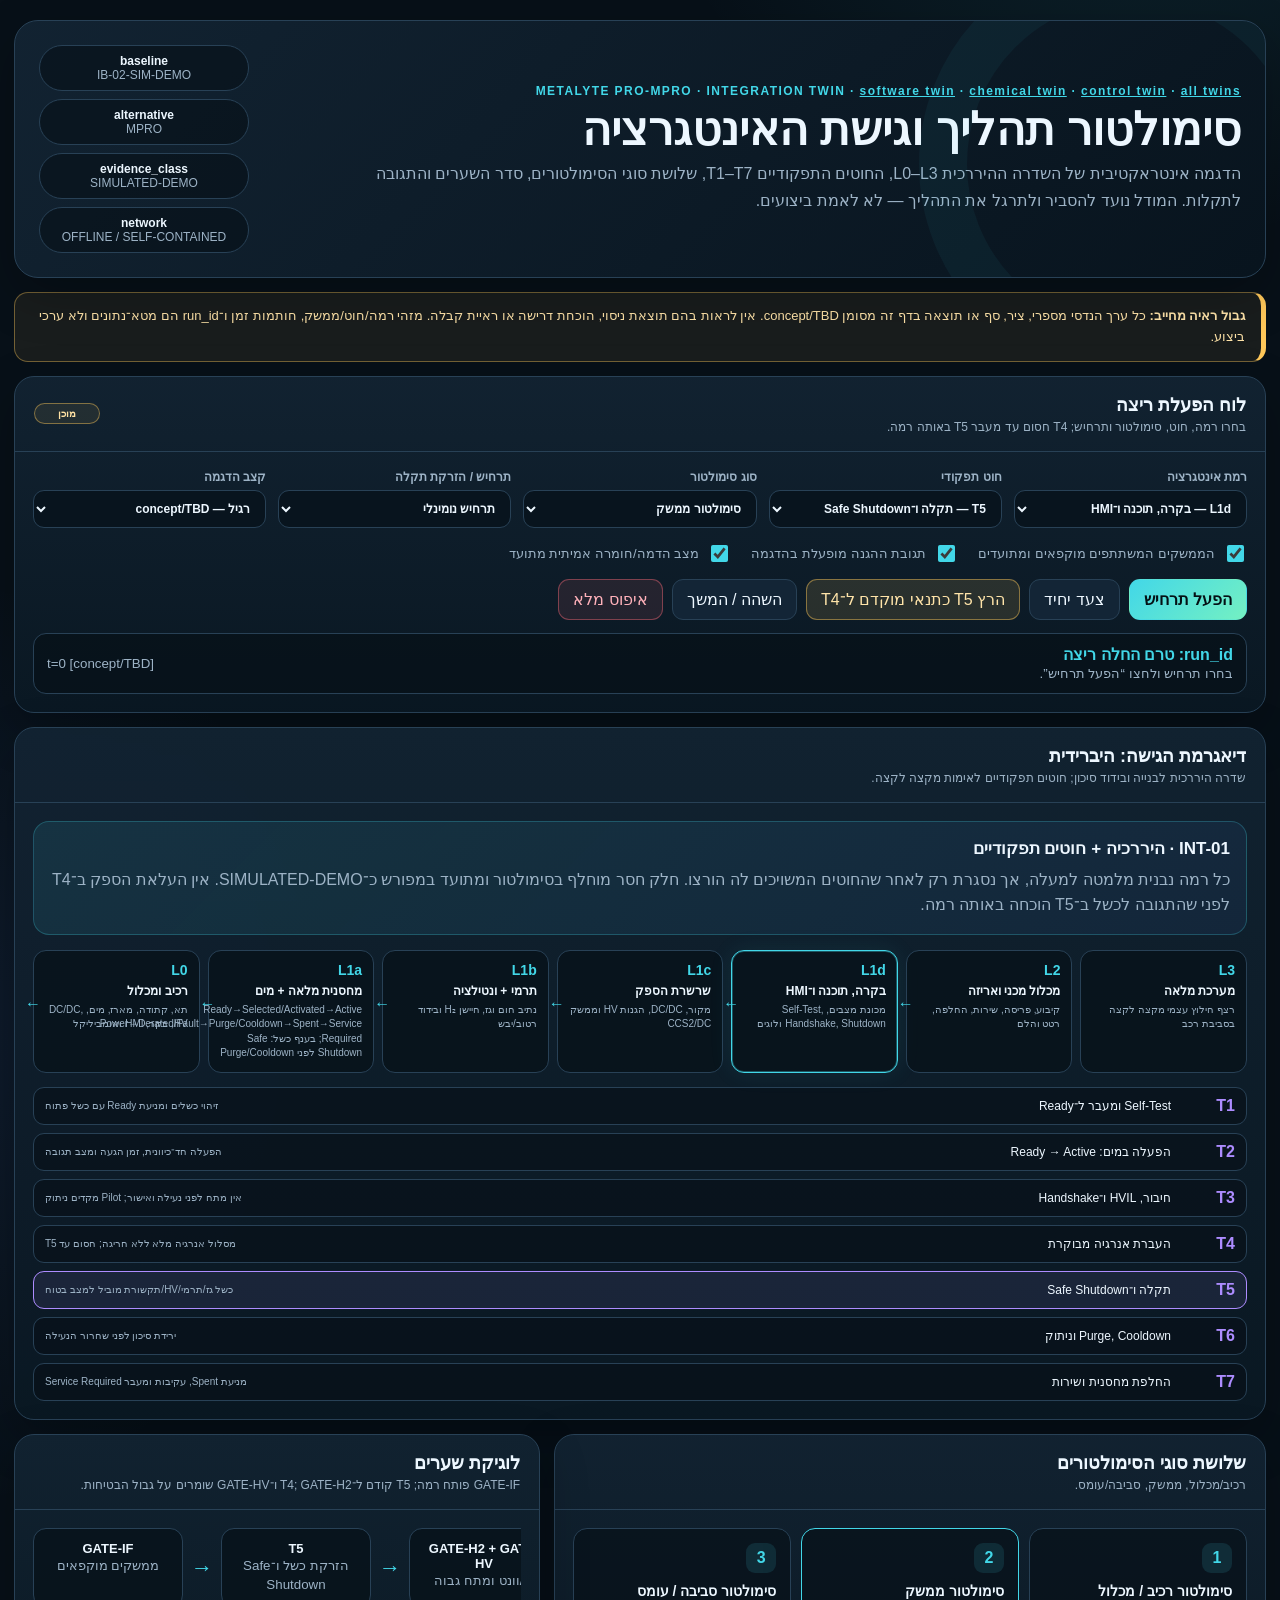
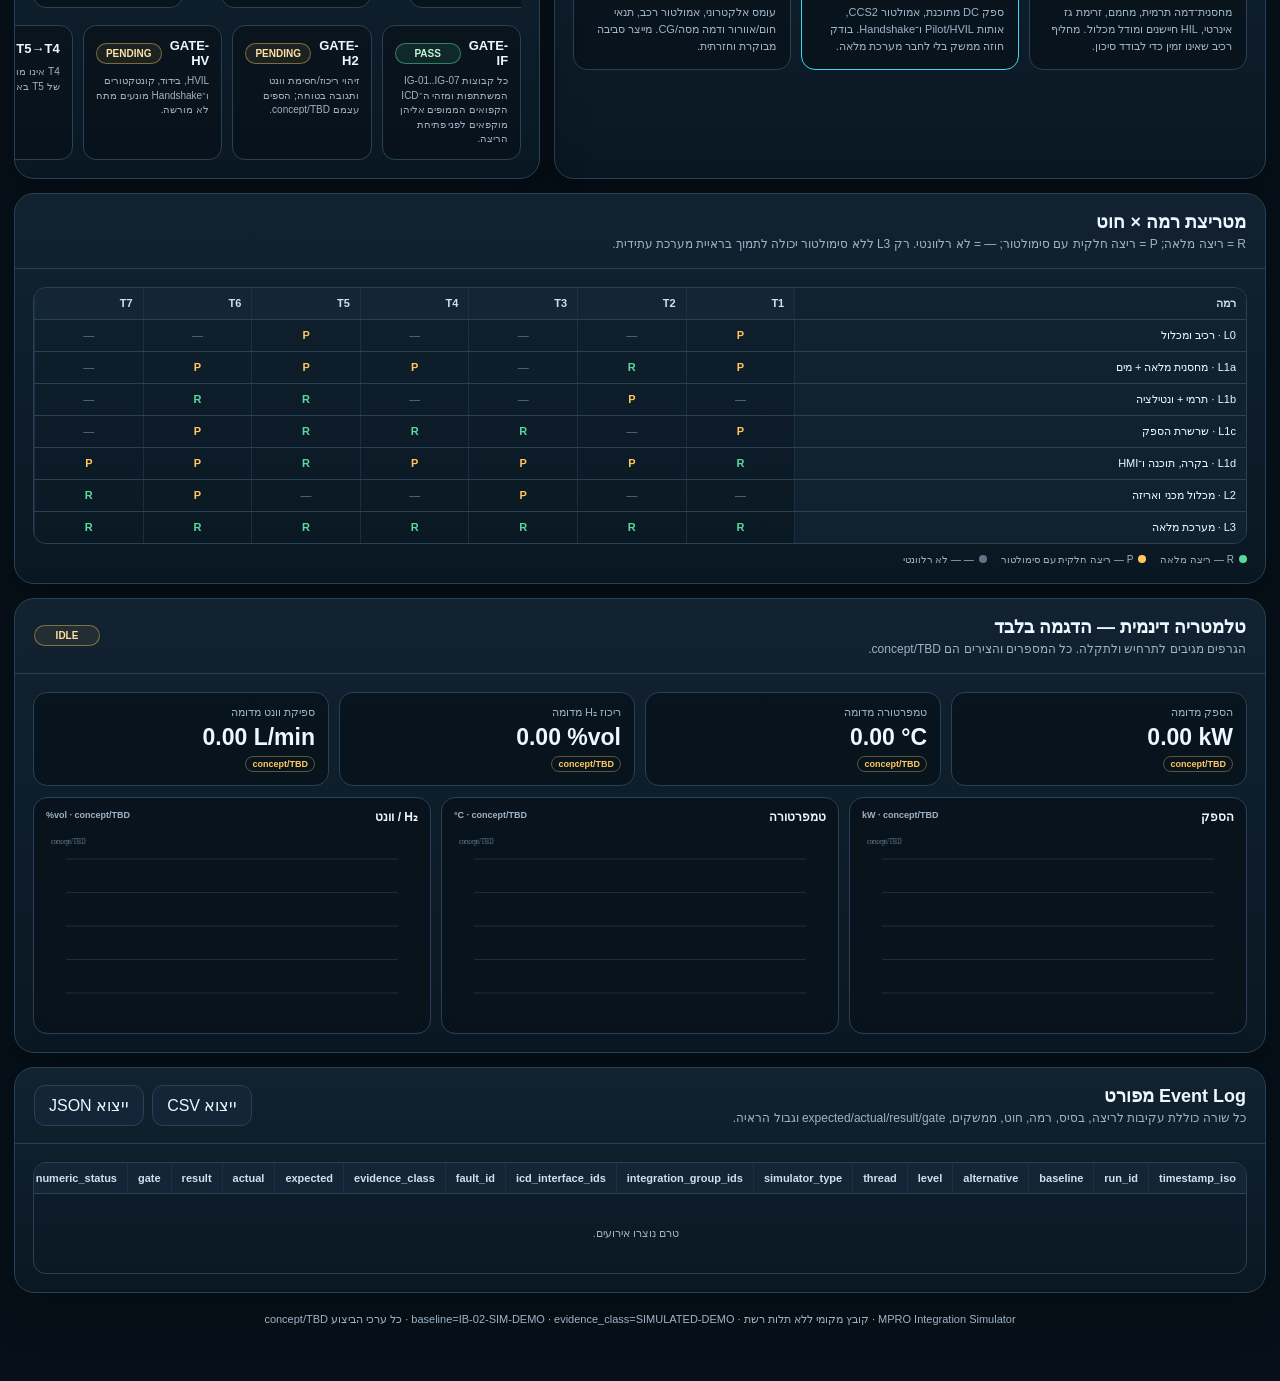
<file: docs/integration-twin/index.html>
<!doctype html>
<html lang="he" dir="rtl">
<head>
  <meta charset="utf-8">
  <meta name="viewport" content="width=device-width, initial-scale=1">
  <title>MPRO Integration Twin</title>
  <style>
    :root {
      color-scheme: dark;
      --bg: #071018;
      --panel: #0d1924;
      --panel-2: #122332;
      --line: #284156;
      --ink: #edf7ff;
      --muted: #9db3c6;
      --cyan: #42d7e8;
      --blue: #5a8dff;
      --green: #55db9a;
      --amber: #ffc85a;
      --red: #ff6b7a;
      --purple: #ad8cff;
      --shadow: 0 18px 50px rgba(0, 0, 0, .24);
      font-family: "Segoe UI", Arial, sans-serif;
    }

    * { box-sizing: border-box; }

    body {
      margin: 0;
      background:
        radial-gradient(circle at 90% -10%, rgba(66, 215, 232, .13), transparent 34rem),
        radial-gradient(circle at -10% 35%, rgba(90, 141, 255, .1), transparent 30rem),
        var(--bg);
      color: var(--ink);
      min-height: 100vh;
    }

    button, select, input { font: inherit; }

    .app-shell { width: min(1540px, calc(100% - 28px)); margin: 0 auto; padding: 20px 0 52px; }

    .hero {
      position: relative;
      overflow: hidden;
      display: grid;
      grid-template-columns: 1fr auto;
      gap: 20px;
      align-items: center;
      padding: 24px;
      border: 1px solid var(--line);
      border-radius: 24px;
      background: linear-gradient(135deg, rgba(18, 35, 50, .98), rgba(8, 20, 30, .96));
      box-shadow: var(--shadow);
    }

    .hero::before {
      content: "";
      position: absolute;
      inset: auto -80px -100px auto;
      width: 330px;
      height: 330px;
      border: 48px solid rgba(66, 215, 232, .05);
      border-radius: 50%;
      pointer-events: none;
    }

    .eyebrow { color: var(--cyan); font-size: 12px; font-weight: 800; letter-spacing: .12em; }
    h1 { margin: 8px 0 8px; font-size: clamp(28px, 3.5vw, 50px); line-height: 1.06; }
    .hero p { margin: 0; max-width: 920px; color: var(--muted); line-height: 1.65; }
    .hero-badges { display: grid; gap: 8px; min-width: 210px; }
    .badge { border: 1px solid var(--line); border-radius: 999px; padding: 8px 12px; color: var(--muted); background: rgba(7, 16, 24, .64); text-align: center; font-size: 12px; }
    .badge strong { color: var(--ink); }

    .notice {
      margin-top: 14px;
      border: 1px solid rgba(255, 200, 90, .4);
      border-right: 5px solid var(--amber);
      background: rgba(255, 200, 90, .075);
      border-radius: 14px;
      padding: 13px 16px;
      color: #ffe4a9;
      line-height: 1.6;
      font-size: 13px;
    }

    .panel {
      border: 1px solid var(--line);
      border-radius: 20px;
      background: linear-gradient(180deg, rgba(18, 35, 50, .94), rgba(10, 24, 35, .95));
      box-shadow: var(--shadow);
      overflow: hidden;
    }

    .panel-header { display: flex; align-items: center; justify-content: space-between; gap: 14px; padding: 17px 19px; border-bottom: 1px solid var(--line); }
    .panel-header h2 { margin: 0; font-size: 18px; }
    .panel-header p { margin: 4px 0 0; color: var(--muted); font-size: 12px; }
    .panel-body { padding: 18px; }
    .section-grid { display: grid; grid-template-columns: 1.15fr .85fr; gap: 14px; margin-top: 14px; }
    .full { grid-column: 1 / -1; }

    .controls { margin-top: 14px; }
    .control-grid { display: grid; grid-template-columns: repeat(5, minmax(150px, 1fr)); gap: 12px; }
    label.field { display: grid; gap: 6px; color: var(--muted); font-size: 12px; font-weight: 700; }
    select {
      width: 100%;
      color: var(--ink);
      border: 1px solid var(--line);
      background: #08141e;
      border-radius: 11px;
      padding: 10px 11px;
      outline: none;
    }
    select:focus { border-color: var(--cyan); box-shadow: 0 0 0 3px rgba(66, 215, 232, .12); }

    .switches { display: flex; flex-wrap: wrap; gap: 10px 20px; padding: 14px 0 0; }
    .switch { display: inline-flex; align-items: center; gap: 8px; color: var(--muted); font-size: 13px; }
    .switch input { accent-color: var(--cyan); width: 17px; height: 17px; }
    .button-row { display: flex; flex-wrap: wrap; gap: 9px; margin-top: 14px; }
    button {
      border: 1px solid var(--line);
      border-radius: 11px;
      padding: 10px 14px;
      color: var(--ink);
      background: #132536;
      cursor: pointer;
      transition: transform .15s ease, border-color .15s ease, background .15s ease;
    }
    button:hover { transform: translateY(-1px); border-color: #4f6d85; }
    button:focus-visible { outline: 3px solid rgba(66, 215, 232, .35); outline-offset: 2px; }
    button.primary { color: #041014; background: linear-gradient(135deg, var(--cyan), #74f0c2); border-color: transparent; font-weight: 900; }
    button.warning { background: rgba(255, 200, 90, .12); border-color: rgba(255, 200, 90, .45); color: #ffe4a9; }
    button.danger { background: rgba(255, 107, 122, .1); border-color: rgba(255, 107, 122, .42); color: #ffb1ba; }
    button:disabled { opacity: .46; cursor: not-allowed; transform: none; }

    .run-strip { margin-top: 13px; display: grid; grid-template-columns: 1fr auto; gap: 12px; align-items: center; border-radius: 13px; padding: 11px 13px; background: rgba(7, 16, 24, .7); border: 1px solid var(--line); }
    .run-strip strong { color: var(--cyan); }
    .run-strip small { color: var(--muted); }

    .approach-card {
      border-radius: 16px;
      padding: 16px;
      background: linear-gradient(135deg, rgba(66, 215, 232, .1), rgba(90, 141, 255, .07));
      border: 1px solid rgba(66, 215, 232, .25);
    }
    .approach-card h3 { margin: 0 0 8px; font-size: 17px; }
    .approach-card p { margin: 0; color: var(--muted); line-height: 1.6; }

    .level-track { display: grid; grid-template-columns: repeat(7, minmax(110px, 1fr)); gap: 8px; margin-top: 15px; direction: ltr; }
    .level-card {
      direction: rtl;
      min-height: 112px;
      padding: 11px;
      border-radius: 13px;
      border: 1px solid var(--line);
      background: rgba(7, 16, 24, .7);
      position: relative;
    }
    .level-card::after { content: "←"; position: absolute; left: -9px; top: 44px; color: var(--cyan); font-weight: 900; z-index: 2; }
    .level-card:last-child::after { display: none; }
    .level-card.active { border-color: var(--cyan); box-shadow: inset 0 0 0 1px rgba(66, 215, 232, .35), 0 0 24px rgba(66, 215, 232, .08); }
    .level-id { color: var(--cyan); font-weight: 900; font-size: 14px; }
    .level-name { font-size: 12px; font-weight: 800; margin-top: 6px; }
    .level-detail { color: var(--muted); font-size: 10px; line-height: 1.45; margin-top: 5px; }

    .thread-rail { display: grid; gap: 8px; margin-top: 14px; }
    .thread-chip { display: grid; grid-template-columns: 54px 1fr auto; gap: 10px; align-items: center; border-radius: 11px; padding: 9px 11px; border: 1px solid var(--line); background: rgba(7, 16, 24, .62); }
    .thread-chip strong { color: var(--purple); }
    .thread-chip span { font-size: 12px; }
    .thread-chip small { color: var(--muted); font-size: 10px; }
    .thread-chip.active { border-color: var(--purple); background: rgba(173, 140, 255, .09); }

    .sim-cards { display: grid; grid-template-columns: repeat(3, 1fr); gap: 10px; }
    .sim-card { padding: 14px; border: 1px solid var(--line); border-radius: 14px; background: rgba(7, 16, 24, .66); }
    .sim-card .num { width: 30px; height: 30px; display: grid; place-items: center; border-radius: 9px; background: rgba(66, 215, 232, .12); color: var(--cyan); font-weight: 900; }
    .sim-card h3 { margin: 10px 0 5px; font-size: 14px; }
    .sim-card p { margin: 0; color: var(--muted); font-size: 11px; line-height: 1.55; }
    .sim-card.active { border-color: var(--cyan); }

    .flow { display: flex; align-items: stretch; gap: 8px; overflow-x: auto; padding-bottom: 4px; direction: ltr; }
    .flow-node { direction: rtl; min-width: 150px; flex: 1; border: 1px solid var(--line); border-radius: 13px; background: rgba(7, 16, 24, .7); padding: 12px; text-align: center; }
    .flow-node strong { display: block; font-size: 13px; }
    .flow-node small { color: var(--muted); line-height: 1.4; }
    .flow-arrow { display: grid; place-items: center; color: var(--cyan); font-size: 22px; }

    .gate-grid { display: grid; grid-template-columns: repeat(4, 1fr); gap: 10px; margin-top: 13px; }
    .gate { border: 1px solid var(--line); border-radius: 13px; padding: 12px; background: rgba(7, 16, 24, .62); }
    .gate-top { display: flex; align-items: center; justify-content: space-between; gap: 8px; }
    .gate strong { font-size: 13px; }
    .gate p { margin: 6px 0 0; color: var(--muted); font-size: 10px; line-height: 1.45; }
    .status { display: inline-flex; align-items: center; justify-content: center; min-width: 66px; border-radius: 999px; padding: 4px 8px; font-size: 10px; font-weight: 900; border: 1px solid var(--line); }
    .status.pass { color: #bff7d9; border-color: rgba(85, 219, 154, .5); background: rgba(85, 219, 154, .1); }
    .status.fail, .status.blocked { color: #ffc2c8; border-color: rgba(255, 107, 122, .5); background: rgba(255, 107, 122, .1); }
    .status.pending { color: #ffe1a3; border-color: rgba(255, 200, 90, .44); background: rgba(255, 200, 90, .08); }

    .kpis { display: grid; grid-template-columns: repeat(4, 1fr); gap: 10px; }
    .kpi { border: 1px solid var(--line); background: rgba(7, 16, 24, .7); border-radius: 14px; padding: 13px; }
    .kpi-label { color: var(--muted); font-size: 11px; }
    .kpi-value { font-size: 23px; font-weight: 900; margin-top: 5px; direction: ltr; text-align: right; }
    .concept { display: inline-flex; margin-top: 5px; border: 1px solid rgba(255, 200, 90, .35); border-radius: 999px; padding: 2px 6px; color: var(--amber); font-size: 9px; font-weight: 900; direction: ltr; }

    .charts { display: grid; grid-template-columns: repeat(3, 1fr); gap: 10px; margin-top: 11px; }
    .chart-card { border: 1px solid var(--line); border-radius: 14px; padding: 12px; background: rgba(7, 16, 24, .72); min-width: 0; }
    .chart-card h3 { margin: 0 0 7px; font-size: 12px; display: flex; justify-content: space-between; gap: 8px; }
    .chart-card h3 span { color: var(--muted); font-size: 9px; direction: ltr; }
    canvas { display: block; width: 100%; height: 190px; border-radius: 8px; background: #07131d; }

    .matrix-wrap, .log-wrap { overflow: auto; border: 1px solid var(--line); border-radius: 13px; }
    table { width: 100%; border-collapse: collapse; font-size: 11px; }
    th, td { padding: 9px 10px; border-bottom: 1px solid var(--line); border-left: 1px solid rgba(40, 65, 86, .55); text-align: right; vertical-align: top; white-space: nowrap; }
    th { position: sticky; top: 0; z-index: 1; background: #142636; color: #cce1f1; }
    tr:last-child td { border-bottom: 0; }
    .matrix td { text-align: center; }
    .matrix td:first-child, .matrix th:first-child { text-align: right; position: sticky; right: 0; background: #102130; z-index: 2; }
    .matrix .r { color: var(--green); font-weight: 900; }
    .matrix .p { color: var(--amber); font-weight: 900; }
    .matrix .na { color: #5f7588; }

    .log-tools { display: flex; flex-wrap: wrap; gap: 8px; }
    .log-wrap { max-height: 390px; }
    .log-wrap td { white-space: normal; min-width: 110px; line-height: 1.4; }
    .log-wrap td:nth-child(-n+6) { white-space: nowrap; min-width: auto; }
    .empty { text-align: center; color: var(--muted); padding: 32px !important; }

    .legend { display: flex; flex-wrap: wrap; gap: 8px 14px; margin-top: 10px; color: var(--muted); font-size: 10px; }
    .dot { display: inline-block; width: 8px; height: 8px; border-radius: 50%; margin-left: 5px; }

    footer { color: var(--muted); text-align: center; margin-top: 18px; font-size: 11px; line-height: 1.6; }

    @media (max-width: 1120px) {
      .control-grid { grid-template-columns: repeat(3, 1fr); }
      .level-track { grid-template-columns: repeat(4, 1fr); direction: rtl; }
      .level-card::after { display: none; }
      .charts { grid-template-columns: 1fr; }
    }
    @media (max-width: 760px) {
      .app-shell { width: min(100% - 16px, 1540px); padding-top: 8px; }
      .hero, .section-grid { grid-template-columns: 1fr; }
      .hero-badges { grid-template-columns: 1fr 1fr; min-width: 0; }
      .control-grid, .sim-cards, .gate-grid, .kpis { grid-template-columns: 1fr 1fr; }
      .level-track { grid-template-columns: 1fr 1fr; }
      .run-strip { grid-template-columns: 1fr; }
    }
    @media (max-width: 470px) {
      .control-grid, .sim-cards, .gate-grid, .kpis, .hero-badges, .level-track { grid-template-columns: 1fr; }
    }
  </style>
</head>
<body>
  <main class="app-shell">
    <header class="hero">
      <div>
        <div class="eyebrow">METALYTE PRO-MPRO · INTEGRATION TWIN · <a href="../" style="color:inherit">software twin</a> · <a href="../chemical-twin/" style="color:inherit">chemical twin</a> · <a href="../control-twin/" style="color:inherit">control twin</a> · <a href="../hub.html" style="color:inherit">all twins</a></div>
        <h1>סימולטור תהליך וגישת האינטגרציה</h1>
        <p>הדגמה אינטראקטיבית של השדרה ההיררכית L0–L3, החוטים התפקודיים T1–T7, שלושת סוגי הסימולטורים, סדר השערים והתגובה לתקלות. המודל נועד להסביר ולתרגל את התהליך — לא לאמת ביצועים.</p>
      </div>
      <div class="hero-badges" aria-label="פרטי בסיס">
        <div class="badge"><strong>baseline</strong><br>IB-02-SIM-DEMO</div>
        <div class="badge"><strong>alternative</strong><br>MPRO</div>
        <div class="badge"><strong>evidence_class</strong><br>SIMULATED-DEMO</div>
        <div class="badge"><strong>network</strong><br>OFFLINE / SELF-CONTAINED</div>
      </div>
    </header>

    <div class="notice" role="note">
      <strong>גבול ראיה מחייב:</strong> כל ערך הנדסי מספרי, ציר, סף או תוצאה בדף זה מסומן <span dir="ltr">concept/TBD</span>. אין לראות בהם תוצאת ניסוי, הוכחת דרישה או ראיית קבלה. מזהי רמה/חוט/ממשק, חותמות זמן ו־run_id הם מטא־נתונים ולא ערכי ביצוע.
    </div>

    <section class="panel controls" aria-labelledby="control-title">
      <div class="panel-header">
        <div><h2 id="control-title">לוח הפעלת ריצה</h2><p>בחרו רמה, חוט, סימולטור ותרחיש; T4 חסום עד מעבר T5 באותה רמה.</p></div>
        <span class="status pending" id="engineStatus">מוכן</span>
      </div>
      <div class="panel-body">
        <div class="control-grid">
          <label class="field">רמת אינטגרציה<select id="levelSelect"></select></label>
          <label class="field">חוט תפקודי<select id="threadSelect"></select></label>
          <label class="field">סוג סימולטור<select id="simulatorSelect"></select></label>
          <label class="field">תרחיש / הזרקת תקלה<select id="scenarioSelect"></select></label>
          <label class="field">קצב הדגמה<select id="speedSelect"><option value="700">רגיל — concept/TBD</option><option value="350">מהיר — concept/TBD</option><option value="1100">איטי — concept/TBD</option></select></label>
        </div>
        <div class="switches">
          <label class="switch"><input id="interfacesFrozen" type="checkbox" checked> הממשקים המשתתפים מוקפאים ומתועדים</label>
          <label class="switch"><input id="protectionEnabled" type="checkbox" checked> תגובת ההגנה מופעלת בהדגמה</label>
          <label class="switch"><input id="simulatorDocumented" type="checkbox" checked> מצב הדמה/חומרה אמיתית מתועד</label>
        </div>
        <div class="button-row">
          <button class="primary" id="runButton">הפעל תרחיש</button>
          <button id="stepButton">צעד יחיד</button>
          <button class="warning" id="t5Button">הרץ T5 כתנאי מוקדם ל־T4</button>
          <button id="pauseButton">השהה / המשך</button>
          <button class="danger" id="resetButton">איפוס מלא</button>
        </div>
        <div class="run-strip" aria-live="polite">
          <div><strong id="runIdText">run_id: טרם החלה ריצה</strong><br><small id="runMessage">בחרו תרחיש ולחצו “הפעל תרחיש”.</small></div>
          <small id="tickText" dir="ltr">t=0 [concept/TBD]</small>
        </div>
      </div>
    </section>

    <div class="section-grid">
      <section class="panel full" aria-labelledby="approach-title">
        <div class="panel-header"><div><h2 id="approach-title">דיאגרמת הגישה: היברידית</h2><p>שדרה היררכית לבנייה ובידוד סיכון; חוטים תפקודיים לאימות מקצה לקצה.</p></div></div>
        <div class="panel-body">
          <div class="approach-card">
            <h3>INT-01 · היררכיה + חוטים תפקודיים</h3>
            <p>כל רמה נבנית מלמטה למעלה, אך נסגרת רק לאחר שהחוטים המשויכים לה הורצו. חלק חסר מוחלף בסימולטור ומתועד במפורש כ־SIMULATED-DEMO. אין העלאת הספק ב־T4 לפני שהתגובה לכשל ב־T5 הוכחה באותה רמה.</p>
          </div>
          <div class="level-track" id="levelTrack" aria-label="רמות האינטגרציה"></div>
          <div class="thread-rail" id="threadRail" aria-label="חוטים תפקודיים"></div>
        </div>
      </section>

      <section class="panel" aria-labelledby="sim-title">
        <div class="panel-header"><div><h2 id="sim-title">שלושת סוגי הסימולטורים</h2><p>רכיב/מכלול, ממשק, סביבה/עומס.</p></div></div>
        <div class="panel-body"><div class="sim-cards" id="simCards"></div></div>
      </section>

      <section class="panel" aria-labelledby="gate-title">
        <div class="panel-header"><div><h2 id="gate-title">לוגיקת שערים</h2><p>GATE-IF פותח רמה; T5 קודם ל־T4; GATE-H2 ו־GATE-HV שומרים על גבול הבטיחות.</p></div></div>
        <div class="panel-body">
          <div class="flow" aria-label="זרימת שערים">
            <div class="flow-node"><strong>GATE-IF</strong><small>ממשקים מוקפאים</small></div><div class="flow-arrow">→</div>
            <div class="flow-node"><strong>T5</strong><small>הזרקת כשל ו־Safe Shutdown</small></div><div class="flow-arrow">→</div>
            <div class="flow-node"><strong>GATE-H2 + GATE-HV</strong><small>גז/וונט ומתח גבוה</small></div><div class="flow-arrow">→</div>
            <div class="flow-node"><strong>T4</strong><small>העברת אנרגיה מבוקרת</small></div><div class="flow-arrow">→</div>
            <div class="flow-node"><strong>EXIT</strong><small>סקירת מוכנות וסגירת רמה</small></div>
          </div>
          <div class="gate-grid" id="gateGrid"></div>
        </div>
      </section>

      <section class="panel full" aria-labelledby="matrix-title">
        <div class="panel-header"><div><h2 id="matrix-title">מטריצת רמה × חוט</h2><p>R = ריצה מלאה; P = ריצה חלקית עם סימולטור; — = לא רלוונטי. רק L3 ללא סימולטור יכולה לתמוך בראיית מערכת עתידית.</p></div></div>
        <div class="panel-body">
          <div class="matrix-wrap"><table class="matrix" id="matrixTable"></table></div>
          <div class="legend"><span><i class="dot" style="background:var(--green)"></i>R — ריצה מלאה</span><span><i class="dot" style="background:var(--amber)"></i>P — ריצה חלקית עם סימולטור</span><span><i class="dot" style="background:#5f7588"></i>— — לא רלוונטי</span></div>
        </div>
      </section>

      <section class="panel full" aria-labelledby="telemetry-title">
        <div class="panel-header"><div><h2 id="telemetry-title">טלמטריה דינמית — הדגמה בלבד</h2><p>הגרפים מגיבים לתרחיש ולתקלה. כל המספרים והצירים הם concept/TBD.</p></div><span class="status pending" id="scenarioState">IDLE</span></div>
        <div class="panel-body">
          <div class="kpis">
            <div class="kpi"><div class="kpi-label">הספק מדומה</div><div class="kpi-value" id="powerKpi">0.00 kW</div><span class="concept">concept/TBD</span></div>
            <div class="kpi"><div class="kpi-label">טמפרטורה מדומה</div><div class="kpi-value" id="tempKpi">0.00 °C</div><span class="concept">concept/TBD</span></div>
            <div class="kpi"><div class="kpi-label">ריכוז H₂ מדומה</div><div class="kpi-value" id="h2Kpi">0.00 %vol</div><span class="concept">concept/TBD</span></div>
            <div class="kpi"><div class="kpi-label">ספיקת וונט מדומה</div><div class="kpi-value" id="ventKpi">0.00 L/min</div><span class="concept">concept/TBD</span></div>
          </div>
          <div class="charts">
            <div class="chart-card"><h3>הספק <span>kW · concept/TBD</span></h3><canvas id="powerChart" width="520" height="190" aria-label="גרף הספק מדומה"></canvas></div>
            <div class="chart-card"><h3>טמפרטורה <span>°C · concept/TBD</span></h3><canvas id="tempChart" width="520" height="190" aria-label="גרף טמפרטורה מדומה"></canvas></div>
            <div class="chart-card"><h3>H₂ / וונט <span>%vol · concept/TBD</span></h3><canvas id="h2Chart" width="520" height="190" aria-label="גרף ריכוז מימן מדומה"></canvas></div>
          </div>
        </div>
      </section>

      <section class="panel full" aria-labelledby="log-title">
        <div class="panel-header">
          <div><h2 id="log-title">Event Log מפורט</h2><p>כל שורה כוללת עקיבות לריצה, בסיס, רמה, חוט, ממשקים, expected/actual/result/gate וגבול הראיה.</p></div>
          <div class="log-tools"><button id="csvButton">ייצוא CSV</button><button id="jsonButton">ייצוא JSON</button></div>
        </div>
        <div class="panel-body">
          <div class="log-wrap"><table id="logTable"><thead><tr><th>timestamp_iso</th><th>run_id</th><th>baseline</th><th>alternative</th><th>level</th><th>thread</th><th>simulator_type</th><th>integration_group_ids</th><th>icd_interface_ids</th><th>fault_id</th><th>evidence_class</th><th>expected</th><th>actual</th><th>result</th><th>gate</th><th>numeric_status</th></tr></thead><tbody id="logBody"><tr><td class="empty" colspan="16">טרם נוצרו אירועים.</td></tr></tbody></table></div>
        </div>
      </section>
    </div>

    <footer>MPRO Integration Simulator · קובץ מקומי ללא תלות רשת · baseline=IB-02-SIM-DEMO · evidence_class=SIMULATED-DEMO · כל ערכי הביצוע concept/TBD</footer>
  </main>

  <script>
  "use strict";

  const BASELINE = "IB-02-SIM-DEMO";
  const ALTERNATIVE = "MPRO";
  const EVIDENCE_CLASS = "SIMULATED-DEMO";
  const NUMERIC_STATUS = "concept/TBD — NOT TEST EVIDENCE";

  const icdInterfaceMap = {
    "IG-01": ["IF-100-400-PWR-01", "IF-100-600-DAT-01"],
    "IG-02": ["IF-100-200-WTR-01", "IF-200-600-CTL-01", "IF-200-600-DAT-01"],
    "IG-03": ["IF-100-300-AIR-01", "IF-100-300-GAS-01", "IF-100-300-THM-01", "IF-300-ENV-GAS-01"],
    "IG-04": ["IF-100-600-DAT-01", "IF-200-600-CTL-01", "IF-200-600-DAT-01", "IF-300-600-CTL-01", "IF-300-600-DAT-01", "IF-400-600-CTL-01", "IF-400-600-SAF-01"],
    "IG-05": ["IF-400-500-PWR-01", "IF-500-600-HLC-01", "IF-500-600-SAF-01", "IF-500-EV-HLC-01", "IF-500-EV-MEC-01", "IF-500-EV-PWR-01"],
    "IG-06": ["IF-200-USER-HMI-01", "IF-500-USER-HMI-01", "IF-600-700-HMI-01", "IF-600-700-PWR-01", "IF-600-700-SAF-01", "IF-700-USER-HMI-01", "IF-600-SERVICE-DAT-01", "IF-900-SERVICE-SRV-01"],
    "IG-07": ["IF-500-800-MEC-01", "IF-500-800-MEC-02", "IF-800-900-MEC-01", "IF-800-ENV-MEC-01", "IF-900-VEH-MEC-01"]
  };

  const levels = [
    { id: "L0", name: "רכיב ומכלול", detail: "תא, קתודה, מארז, מים, DC/DC, HV, בקר, HMI ואומביליקל", groups: ["IG-01", "IG-02", "IG-03", "IG-04"] },
    { id: "L1a", name: "מחסנית מלאה + מים", detail: "Ready→Selected/Activated→Active Power→Derated/Fault→Purge/Cooldown→Spent→Service Required; בענף כשל: Safe Shutdown לפני Purge/Cooldown", groups: ["IG-01", "IG-02", "IG-03"] },
    { id: "L1b", name: "תרמי + ונטילציה", detail: "נתיב חום וגז, חיישן H₂ ובידוד רטוב/יבש", groups: ["IG-03", "IG-04"] },
    { id: "L1c", name: "שרשרת הספק", detail: "מקור, DC/DC, הגנות HV וממשק CCS2/DC", groups: ["IG-01", "IG-04", "IG-05"] },
    { id: "L1d", name: "בקרה, תוכנה ו־HMI", detail: "מכונת מצבים, Self-Test, Handshake, Shutdown ולוגים", groups: ["IG-04", "IG-05", "IG-06"] },
    { id: "L2", name: "מכלול מכני ואריזה", detail: "קיבוע, פריסה, שירות, החלפה, רטט והלם", groups: ["IG-06", "IG-07"] },
    { id: "L3", name: "מערכת מלאה", detail: "רצף חילוץ עצמי מקצה לקצה בסביבת רכב", groups: ["IG-01", "IG-02", "IG-03", "IG-04", "IG-05", "IG-06", "IG-07"] }
  ];

  const threads = [
    { id: "T1", name: "Self-Test ומעבר ל־Ready", proof: "זיהוי כשלים ומניעת Ready עם כשל פתוח" },
    { id: "T2", name: "הפעלה במים: Ready → Active", proof: "הפעלה חד־כיוונית, זמן הגעה ומצב תגובה" },
    { id: "T3", name: "חיבור, HVIL ו־Handshake", proof: "אין מתח לפני נעילה ואישור; Pilot מקדים ניתוק" },
    { id: "T4", name: "העברת אנרגיה מבוקרת", proof: "מסלול אנרגיה מלא ללא חריגה; חסום עד T5" },
    { id: "T5", name: "תקלה ו־Safe Shutdown", proof: "כשל גז/תרמי/HV/תקשורת מוביל למצב בטוח" },
    { id: "T6", name: "Purge, Cooldown וניתוק", proof: "ירידת סיכון לפני שחרור הנעילה" },
    { id: "T7", name: "החלפת מחסנית ושירות", proof: "מניעת Spent, עקיבות ומעבר Service Required" }
  ];

  const simulators = [
    { id: "COMPONENT_ASSEMBLY", name: "סימולטור רכיב / מכלול", detail: "מחסנית־דמה תרמית, מחמם, זרימת גז אינרטי, HIL חיישנים ומודל מכלול. מחליף רכיב שאינו זמין כדי לבודד סיכון." },
    { id: "INTERFACE", name: "סימולטור ממשק", detail: "ספק DC מתוכנת, אמולטור CCS2, אותות Pilot/HVIL ו־Handshake. בודק חוזה ממשק בלי לחבר מערכת מלאה." },
    { id: "ENVIRONMENT_LOAD", name: "סימולטור סביבה / עומס", detail: "עומס אלקטרוני, אמולטור רכב, תנאי חום/אוורור ודמה מסה/CG. מייצר סביבה מבוקרת וחזרתית." }
  ];

  const scenarios = [
    { id: "nominal", name: "תרחיש נומינלי", description: "רצף תקין מהכנה ועד סיום מבוקר", defaultSimulator: "ENVIRONMENT_LOAD" },
    { id: "vent_blockage_h2", name: "חסימת וונט / עליית H₂", description: "הפחתת ספיקה, זיהוי H₂, בידוד ו־Purge", defaultSimulator: "COMPONENT_ASSEMBLY" },
    { id: "hvil_open", name: "HVIL open", description: "פתיחת לולאת האינטרלוק ובידוד נתיב HV", defaultSimulator: "INTERFACE" },
    { id: "handshake_timeout", name: "Handshake timeout", description: "אי־השלמת תקשורת ומניעת העברת אנרגיה", defaultSimulator: "INTERFACE" },
    { id: "overtemp", name: "Overtemperature", description: "Derating ולאחריו Safe Shutdown", defaultSimulator: "COMPONENT_ASSEMBLY" },
    { id: "water_flow_fault", name: "Water-flow fault", description: "ספיקה חסרה/חריגה ועצירת אקטיבציה", defaultSimulator: "COMPONENT_ASSEMBLY" },
    { id: "sensor_dropout", name: "Sensor dropout", description: "אות לא תקף, מעבר לברירת מחדל בטוחה ולוג", defaultSimulator: "INTERFACE" },
    { id: "overcurrent", name: "Overcurrent", description: "הגבלת זרם, פתיחת קונטקטור ובידוד", defaultSimulator: "ENVIRONMENT_LOAD" }
  ];

  const integrationMatrix = {
    "L0":  ["P", "—", "—", "—", "P", "—", "—"],
    "L1a": ["P", "R", "—", "P", "P", "P", "—"],
    "L1b": ["—", "P", "—", "—", "R", "R", "—"],
    "L1c": ["P", "—", "R", "R", "R", "P", "—"],
    "L1d": ["R", "P", "P", "P", "R", "P", "P"],
    "L2":  ["—", "—", "P", "—", "—", "P", "R"],
    "L3":  ["R", "R", "R", "R", "R", "R", "R"]
  };

  const els = {
    level: document.getElementById("levelSelect"), thread: document.getElementById("threadSelect"), simulator: document.getElementById("simulatorSelect"), scenario: document.getElementById("scenarioSelect"), speed: document.getElementById("speedSelect"),
    interfacesFrozen: document.getElementById("interfacesFrozen"), protectionEnabled: document.getElementById("protectionEnabled"), simulatorDocumented: document.getElementById("simulatorDocumented"),
    engineStatus: document.getElementById("engineStatus"), scenarioState: document.getElementById("scenarioState"), runIdText: document.getElementById("runIdText"), runMessage: document.getElementById("runMessage"), tickText: document.getElementById("tickText"),
    levelTrack: document.getElementById("levelTrack"), threadRail: document.getElementById("threadRail"), simCards: document.getElementById("simCards"), gateGrid: document.getElementById("gateGrid"), matrix: document.getElementById("matrixTable"), logBody: document.getElementById("logBody"),
    powerKpi: document.getElementById("powerKpi"), tempKpi: document.getElementById("tempKpi"), h2Kpi: document.getElementById("h2Kpi"), ventKpi: document.getElementById("ventKpi")
  };

  const state = {
    timer: null, paused: false, tick: 0, maxTicks: 14, runId: "", logs: [], samples: { power: [], temp: [], h2: [], vent: [] },
    t5Passed: Object.fromEntries(levels.map(level => [level.id, false])),
    gateOutcomes: { "GATE-H2": "PENDING", "GATE-HV": "PENDING" },
    faultLogged: false, responseLogged: false, running: false
  };

  function option(value, label) {
    const node = document.createElement("option");
    node.value = value; node.textContent = label; return node;
  }

  function populateControls() {
    levels.forEach(level => els.level.append(option(level.id, `${level.id} — ${level.name}`)));
    threads.forEach(thread => els.thread.append(option(thread.id, `${thread.id} — ${thread.name}`)));
    simulators.forEach(sim => els.simulator.append(option(sim.id, sim.name)));
    scenarios.forEach(scenario => els.scenario.append(option(scenario.id, scenario.name)));
    els.level.value = "L1d";
    els.thread.value = "T5";
    els.simulator.value = "INTERFACE";
  }

  function renderApproach() {
    els.levelTrack.replaceChildren(...levels.map(level => {
      const card = document.createElement("article");
      card.className = `level-card${level.id === els.level.value ? " active" : ""}`;
      card.innerHTML = `<div class="level-id">${level.id}</div><div class="level-name">${level.name}</div><div class="level-detail">${level.detail}</div>`;
      return card;
    }));
    els.threadRail.replaceChildren(...threads.map(thread => {
      const chip = document.createElement("div");
      chip.className = `thread-chip${thread.id === els.thread.value ? " active" : ""}`;
      chip.innerHTML = `<strong>${thread.id}</strong><span>${thread.name}</span><small>${thread.proof}</small>`;
      return chip;
    }));
  }

  function renderSimulators() {
    els.simCards.replaceChildren(...simulators.map((sim, index) => {
      const card = document.createElement("article");
      card.className = `sim-card${sim.id === els.simulator.value ? " active" : ""}`;
      card.innerHTML = `<div class="num">${index + 1}</div><h3>${sim.name}</h3><p>${sim.detail}</p>`;
      return card;
    }));
  }

  function renderMatrix() {
    const thead = document.createElement("thead");
    const header = document.createElement("tr");
    ["רמה", ...threads.map(t => t.id)].forEach(value => { const th = document.createElement("th"); th.textContent = value; header.append(th); });
    thead.append(header);
    const tbody = document.createElement("tbody");
    levels.forEach(level => {
      const tr = document.createElement("tr");
      const label = document.createElement("td"); label.textContent = `${level.id} · ${level.name}`; tr.append(label);
      integrationMatrix[level.id].forEach(value => { const td = document.createElement("td"); td.textContent = value; td.className = value === "R" ? "r" : value === "P" ? "p" : "na"; tr.append(td); });
      tbody.append(tr);
    });
    els.matrix.replaceChildren(thead, tbody);
  }

  function gateDescription(id) {
    return {
      "GATE-IF": "כל קבוצות IG-01..IG-07 המשתתפות ומזהי ה־ICD הקפואים הממופים אליהן מוקפאים לפני פתיחת הריצה.",
      "GATE-H2": "זיהוי ריכוז/חסימת וונט ותגובה בטוחה; הספים עצמם concept/TBD.",
      "GATE-HV": "HVIL, בידוד, קונטקטורים ו־Handshake מונעים מתח לא מורשה.",
      "T5→T4": "T4 אינו מורשה לפני PASS של T5 באותה רמה."
    }[id];
  }

  function getGateStatus(id) {
    if (id === "GATE-IF") return els.interfacesFrozen.checked ? "PASS" : "FAIL";
    if (id === "T5→T4") return state.t5Passed[els.level.value] ? "PASS" : "BLOCKED";
    return state.gateOutcomes[id];
  }

  function renderGates() {
    els.gateGrid.replaceChildren(...["GATE-IF", "GATE-H2", "GATE-HV", "T5→T4"].map(id => {
      const status = getGateStatus(id);
      const card = document.createElement("article"); card.className = "gate";
      card.innerHTML = `<div class="gate-top"><strong>${id}</strong><span class="status ${status.toLowerCase()}">${status}</span></div><p>${gateDescription(id)}</p>`;
      return card;
    }));
  }

  class LineChart {
    constructor(canvas, color, maxValue) { this.canvas = canvas; this.ctx = canvas.getContext("2d"); this.color = color; this.maxValue = maxValue; }
    draw(values) {
      const c = this.canvas, ctx = this.ctx, w = c.width, h = c.height, pad = 28;
      ctx.clearRect(0, 0, w, h); ctx.fillStyle = "#07131d"; ctx.fillRect(0, 0, w, h);
      ctx.strokeStyle = "rgba(157,179,198,.16)"; ctx.lineWidth = 1;
      for (let i = 0; i <= 4; i++) { const y = pad + (h - pad * 2) * i / 4; ctx.beginPath(); ctx.moveTo(pad, y); ctx.lineTo(w - pad, y); ctx.stroke(); }
      ctx.fillStyle = "rgba(157,179,198,.72)"; ctx.font = "9px Segoe UI"; ctx.textAlign = "left"; ctx.fillText("concept/TBD", 7, 13);
      if (!values.length) return;
      const max = Math.max(this.maxValue, ...values.map(v => Number.isFinite(v) ? v : 0), .01);
      ctx.strokeStyle = this.color; ctx.lineWidth = 2.5; ctx.beginPath();
      values.forEach((value, index) => { const x = pad + (w - pad * 2) * (values.length === 1 ? 0 : index / (Math.max(values.length - 1, 13))); const y = h - pad - (Math.max(0, value) / max) * (h - pad * 2); index ? ctx.lineTo(x, y) : ctx.moveTo(x, y); });
      ctx.stroke();
      const last = values[values.length - 1], x = pad + (w - pad * 2) * ((values.length - 1) / Math.max(13, values.length - 1)), y = h - pad - (Math.max(0, last) / max) * (h - pad * 2);
      ctx.fillStyle = this.color; ctx.beginPath(); ctx.arc(x, y, 4, 0, Math.PI * 2); ctx.fill();
    }
  }

  const charts = {
    power: new LineChart(document.getElementById("powerChart"), "#42d7e8", 13),
    temp: new LineChart(document.getElementById("tempChart"), "#ff6b7a", 100),
    h2: new LineChart(document.getElementById("h2Chart"), "#ffc85a", 2)
  };

  function setStatus(element, text, type) { element.textContent = text; element.className = `status ${type}`; }

  function currentLevel() { return levels.find(level => level.id === els.level.value); }
  function currentScenario() { return scenarios.find(scenario => scenario.id === els.scenario.value); }
  function currentSimulator() { return simulators.find(sim => sim.id === els.simulator.value); }

  function makeRunId() {
    const stamp = new Date().toISOString().replace(/[-:.TZ]/g, "").slice(0, 14);
    const salt = Math.random().toString(16).slice(2, 6).toUpperCase();
    return `MPRO-${stamp}-${salt}`;
  }

  function mappedIcdIds(groups = currentLevel().groups) {
    return [...new Set(groups.flatMap(groupId => icdInterfaceMap[groupId] || []))];
  }

  function appendLog({ expected, actual, result, gate = "N/A", faultId, integrationGroups, icdInterfaceIds }) {
    const groups = integrationGroups || currentLevel().groups;
    const entry = {
      timestamp_iso: new Date().toISOString(), run_id: state.runId || "NO-RUN", baseline: BASELINE, alternative: ALTERNATIVE,
      level: els.level.value, thread: els.thread.value, simulator_type: els.simulator.value,
      integration_group_ids: groups.join("|"), icd_interface_ids: (icdInterfaceIds || mappedIcdIds(groups)).join("|"), fault_id: faultId || els.scenario.value,
      evidence_class: EVIDENCE_CLASS, expected, actual, result, gate, numeric_status: NUMERIC_STATUS
    };
    state.logs.push(entry); renderLog();
  }

  function renderLog() {
    if (!state.logs.length) { els.logBody.innerHTML = '<tr><td class="empty" colspan="16">טרם נוצרו אירועים.</td></tr>'; return; }
    const fields = ["timestamp_iso", "run_id", "baseline", "alternative", "level", "thread", "simulator_type", "integration_group_ids", "icd_interface_ids", "fault_id", "evidence_class", "expected", "actual", "result", "gate", "numeric_status"];
    const rows = state.logs.slice().reverse().map(entry => {
      const tr = document.createElement("tr");
      fields.forEach(field => { const td = document.createElement("td"); td.textContent = entry[field]; if (field === "result") td.style.color = entry[field] === "PASS" ? "var(--green)" : entry[field] === "FAIL" || entry[field] === "BLOCKED" ? "var(--red)" : "var(--amber)"; tr.append(td); });
      return tr;
    });
    els.logBody.replaceChildren(...rows);
  }

  function telemetryAt(tick) {
    const scenario = els.scenario.value;
    const protection = els.protectionEnabled.checked;
    const ramp = Math.min(1, Math.max(0, (tick - 2) / 4));
    const cooldown = tick > 10 ? Math.max(0, 1 - (tick - 10) / 4) : 1;
    const levelScale = { L0: .18, L1a: .48, L1b: .14, L1c: .82, L1d: .3, L2: .16, L3: 1 }[els.level.value];
    let power = 10 * levelScale * ramp * cooldown;
    let temp = 24 + 34 * ramp * levelScale;
    let h2 = .08 + .34 * ramp * (els.level.value === "L1b" || els.level.value === "L3" ? 1 : .45);
    let vent = 2.4 * ramp;
    let phase = tick < 2 ? "SELF_TEST" : tick < 4 ? "INTERFACE_CHECK" : tick < 10 ? "ACTIVE" : "PURGE_COOLDOWN";

    if (scenario === "vent_blockage_h2" && tick >= 5) {
      vent = Math.max(.08, 1.1 - (tick - 5) * .18); h2 += (tick - 4) * .26; temp += (tick - 4) * 2.1;
      if (protection && tick >= 7) { power *= Math.max(0, 1 - (tick - 6) * .46); phase = "SAFE_SHUTDOWN_H2"; vent = 3.2; h2 = Math.max(.24, h2 - (tick - 7) * .32); }
    }
    if (scenario === "hvil_open" && tick >= 5) {
      if (protection) { power = tick >= 7 ? 0 : power * .18; phase = "HV_ISOLATED"; } else { phase = "UNSAFE_HV_PATH"; }
    }
    if (scenario === "handshake_timeout" && tick >= 5) {
      if (protection) { power = 0; phase = "HANDSHAKE_INHIBIT"; } else { phase = "UNAUTHORIZED_ENABLE"; }
    }
    if (scenario === "overtemp" && tick >= 5) {
      temp += (tick - 4) * 7.2;
      if (protection && tick >= 7) { power *= Math.max(0, 1 - (tick - 6) * .38); phase = "THERMAL_DERATE"; temp -= (tick - 7) * 4.4; }
    }
    if (scenario === "water_flow_fault" && tick >= 5) {
      power *= Math.max(0, 1 - (tick - 4) * .22); h2 *= .45; vent *= .55; phase = protection ? "ACTIVATION_ABORT" : "UNSTABLE_REACTION";
    }
    if (scenario === "sensor_dropout" && tick >= 5) {
      if (protection) { power *= tick >= 7 ? .12 : .62; phase = "SENSOR_FAILSAFE"; } else { temp += 13; phase = "BLIND_OPERATION"; }
    }
    if (scenario === "overcurrent" && tick >= 5) {
      power *= tick === 5 ? 1.38 : protection ? Math.max(0, 1 - (tick - 5) * .55) : 1.34; phase = protection && tick >= 7 ? "OVERCURRENT_TRIP" : "OVERCURRENT";
    }

    return { power: Math.max(0, power), temp: Math.max(0, temp), h2: Math.max(0, h2), vent: Math.max(0, vent), phase };
  }

  function gateForScenario() {
    return ["vent_blockage_h2", "water_flow_fault"].includes(els.scenario.value) ? "GATE-H2" : ["hvil_open", "handshake_timeout", "overcurrent", "sensor_dropout"].includes(els.scenario.value) ? "GATE-HV" : "GATE-H2|GATE-HV";
  }

  function updateTelemetry(sample) {
    state.samples.power.push(sample.power); state.samples.temp.push(sample.temp); state.samples.h2.push(sample.h2); state.samples.vent.push(sample.vent);
    els.powerKpi.textContent = `${sample.power.toFixed(2)} kW`;
    els.tempKpi.textContent = `${sample.temp.toFixed(2)} °C`;
    els.h2Kpi.textContent = `${sample.h2.toFixed(2)} %vol`;
    els.ventKpi.textContent = `${sample.vent.toFixed(2)} L/min`;
    charts.power.draw(state.samples.power); charts.temp.draw(state.samples.temp); charts.h2.draw(state.samples.h2);
    els.tickText.textContent = `t=${state.tick} [concept/TBD]`;
    els.runMessage.textContent = `${sample.phase} · ${currentScenario().description} · כל התוצאות concept/TBD`;
  }

  function beginRun(forcedThread, autoRun = true) {
    stopTimer();
    if (forcedThread) els.thread.value = forcedThread;
    renderApproach();
    if (!els.interfacesFrozen.checked) {
      state.runId = makeRunId(); els.runIdText.textContent = `run_id: ${state.runId}`;
      appendLog({ expected: "הממשקים המשתתפים מוקפאים לפני פתיחת הרמה", actual: "ממשק לא מוקפא או לא מתועד", result: "BLOCKED", gate: "GATE-IF" });
      setStatus(els.engineStatus, "חסום", "blocked"); els.runMessage.textContent = "GATE-IF נכשל: לא ניתן לפתוח ריצה."; renderGates(); return;
    }
    if (els.thread.value === "T4" && !state.t5Passed[els.level.value]) {
      state.runId = makeRunId(); els.runIdText.textContent = `run_id: ${state.runId}`;
      appendLog({ expected: "PASS של T5 באותה רמה לפני T4", actual: "T5 טרם עבר", result: "BLOCKED", gate: "T5→T4" });
      setStatus(els.engineStatus, "T4 חסום", "blocked"); els.runMessage.textContent = "כלל INT-04: יש להריץ T5 לפני העלאת הספק ב־T4."; renderGates(); return;
    }
    state.runId = makeRunId(); state.tick = 0; state.samples = { power: [], temp: [], h2: [], vent: [] }; state.faultLogged = false; state.responseLogged = false; state.running = true; state.paused = false;
    els.runIdText.textContent = `run_id: ${state.runId}`;
    setStatus(els.engineStatus, "רץ", "pass"); setStatus(els.scenarioState, "RUNNING", "pass");
    appendLog({ expected: "GATE-IF PASS: קבוצות IG ומזהי ICD ממופים מוקפאים לפני תחילת אינטגרציה", actual: `integration_groups=${currentLevel().groups.join("|")}; frozen_icd_ids=${mappedIcdIds().join("|")}`, result: "PASS", gate: "GATE-IF" });
    appendLog({ expected: currentScenario().description, actual: `ריצה נפתחה עם ${currentSimulator().name}`, result: "RUNNING", gate: "N/A" });
    stepRun();
    if (autoRun && state.running) {
      const delay = Number(els.speed.value);
      state.timer = setInterval(stepRun, delay);
    }
  }

  function stepRun() {
    if (!state.running) {
      state.runId = state.runId || makeRunId(); state.running = true; els.runIdText.textContent = `run_id: ${state.runId}`;
    }
    if (state.paused) return;
    const sample = telemetryAt(state.tick); updateTelemetry(sample);
    if (state.tick === 2) {
      appendLog({ expected: "תיעוד ברור של חומרה אמיתית מול סימולטור", actual: els.simulatorDocumented.checked ? `${currentSimulator().name}; evidence=${EVIDENCE_CLASS}` : "סטטוס הסימולטור לא תועד", result: els.simulatorDocumented.checked ? "PASS" : "FAIL", gate: "GATE-IF" });
    }
    if (state.tick === 5 && els.scenario.value !== "nominal" && !state.faultLogged) {
      state.faultLogged = true;
      appendLog({ expected: `הזרקת ${els.scenario.value} בנקודת הזרקה מבוקרת`, actual: `fault_injected=${els.scenario.value}; telemetry=${sample.phase}`, result: "INJECTED", gate: gateForScenario() });
    }
    if (state.tick === 7 && !state.responseLogged) {
      state.responseLogged = true;
      const protectedResponse = els.protectionEnabled.checked || els.scenario.value === "nominal";
      appendLog({ expected: "המערכת עוברת למצב בטוח ומונעת המשך בלתי מורשה", actual: protectedResponse ? `תגובה מדומה: ${sample.phase}; קונטקטורים/הרשאות למצב בטוח` : `תגובה מדומה מושבתת: ${sample.phase}`, result: protectedResponse ? "PASS" : "FAIL", gate: gateForScenario() });
    }
    state.tick += 1;
    if (state.tick > state.maxTicks) finishRun();
  }

  function finishRun() {
    stopTimer(); state.running = false;
    const protectedResponse = els.protectionEnabled.checked || els.scenario.value === "nominal";
    const documented = els.simulatorDocumented.checked;
    const passed = protectedResponse && documented;
    const gate = gateForScenario();
    if (gate.includes("GATE-H2")) state.gateOutcomes["GATE-H2"] = passed ? "PASS" : "FAIL";
    if (gate.includes("GATE-HV")) state.gateOutcomes["GATE-HV"] = passed ? "PASS" : "FAIL";
    if (els.thread.value === "T5") state.t5Passed[els.level.value] = passed;
    appendLog({ expected: "קריטריון יציאה: חוט הורץ, אי־התאמות תועדו, אין כשל בטיחותי פתוח ומצב סימולטור ידוע", actual: passed ? "ריצת הדגמה נסגרה; SIMULATED-DEMO בלבד" : "קריטריון יציאה לא הושלם", result: passed ? "PASS" : "FAIL", gate: els.thread.value === "T5" ? `${gate}|T5→T4` : gate });
    setStatus(els.engineStatus, passed ? "הושלם" : "נכשל", passed ? "pass" : "fail");
    setStatus(els.scenarioState, passed ? "COMPLETE" : "FAULT", passed ? "pass" : "fail");
    els.runMessage.textContent = passed ? "הריצה הושלמה כראיית SIMULATED-DEMO בלבד." : "הריצה נכשלה; בדקו את תגובת ההגנה ותיעוד הסימולטור.";
    renderGates(); renderApproach();
  }

  function stopTimer() { if (state.timer) clearInterval(state.timer); state.timer = null; }

  function resetAll() {
    stopTimer(); state.paused = false; state.tick = 0; state.runId = ""; state.logs = []; state.samples = { power: [], temp: [], h2: [], vent: [] }; state.t5Passed = Object.fromEntries(levels.map(level => [level.id, false])); state.gateOutcomes = { "GATE-H2": "PENDING", "GATE-HV": "PENDING" }; state.faultLogged = false; state.responseLogged = false; state.running = false;
    els.powerKpi.textContent = "0.00 kW"; els.tempKpi.textContent = "0.00 °C"; els.h2Kpi.textContent = "0.00 %vol"; els.ventKpi.textContent = "0.00 L/min";
    charts.power.draw([]); charts.temp.draw([]); charts.h2.draw([]);
    els.runIdText.textContent = "run_id: טרם החלה ריצה"; els.runMessage.textContent = "בחרו תרחיש ולחצו “הפעל תרחיש”."; els.tickText.textContent = "t=0 [concept/TBD]";
    setStatus(els.engineStatus, "מוכן", "pending"); setStatus(els.scenarioState, "IDLE", "pending"); renderLog(); renderGates(); renderApproach();
  }

  function csvEscape(value) { const text = String(value ?? ""); return /[",\n]/.test(text) ? `"${text.replace(/"/g, '""')}"` : text; }
  function download(name, content, mime) {
    const blob = new Blob([content], { type: mime }); const url = URL.createObjectURL(blob); const link = document.createElement("a"); link.href = url; link.download = name; document.body.append(link); link.click(); link.remove(); setTimeout(() => URL.revokeObjectURL(url), 0);
  }
  function exportCsv() {
    const fields = ["timestamp_iso", "run_id", "baseline", "alternative", "level", "thread", "simulator_type", "integration_group_ids", "icd_interface_ids", "fault_id", "evidence_class", "expected", "actual", "result", "gate", "numeric_status"];
    const rows = [fields.join(","), ...state.logs.map(entry => fields.map(field => csvEscape(entry[field])).join(","))];
    download("Metalyte_Integration_Log_Export_IB-02.csv", "\ufeff" + rows.join("\r\n"), "text/csv;charset=utf-8");
  }
  function exportJson() {
    download("Metalyte_Integration_Log_Export_IB-02.json", JSON.stringify({ schema: "MPRO-INTEGRATION-LOG-IB-02", baseline: BASELINE, alternative: ALTERNATIVE, evidence_class: EVIDENCE_CLASS, numeric_status: NUMERIC_STATUS, exported_at: new Date().toISOString(), events: state.logs }, null, 2), "application/json;charset=utf-8");
  }

  document.getElementById("runButton").addEventListener("click", () => beginRun());
  document.getElementById("stepButton").addEventListener("click", () => { stopTimer(); state.paused = false; if (!state.runId || !state.running) beginRun(undefined, false); else stepRun(); });
  document.getElementById("t5Button").addEventListener("click", () => beginRun("T5"));
  document.getElementById("pauseButton").addEventListener("click", () => { state.paused = !state.paused; setStatus(els.engineStatus, state.paused ? "מושהה" : "רץ", state.paused ? "pending" : "pass"); });
  document.getElementById("resetButton").addEventListener("click", resetAll);
  document.getElementById("csvButton").addEventListener("click", exportCsv);
  document.getElementById("jsonButton").addEventListener("click", exportJson);
  els.level.addEventListener("change", () => { stopTimer(); state.running = false; renderApproach(); renderGates(); });
  els.thread.addEventListener("change", renderApproach);
  els.simulator.addEventListener("change", renderSimulators);
  els.scenario.addEventListener("change", () => { const scenario = currentScenario(); els.simulator.value = scenario.defaultSimulator; renderSimulators(); });
  els.interfacesFrozen.addEventListener("change", renderGates);

  populateControls(); renderApproach(); renderSimulators(); renderMatrix(); renderGates(); charts.power.draw([]); charts.temp.draw([]); charts.h2.draw([]);
  </script>
</body>
</html>
</file>
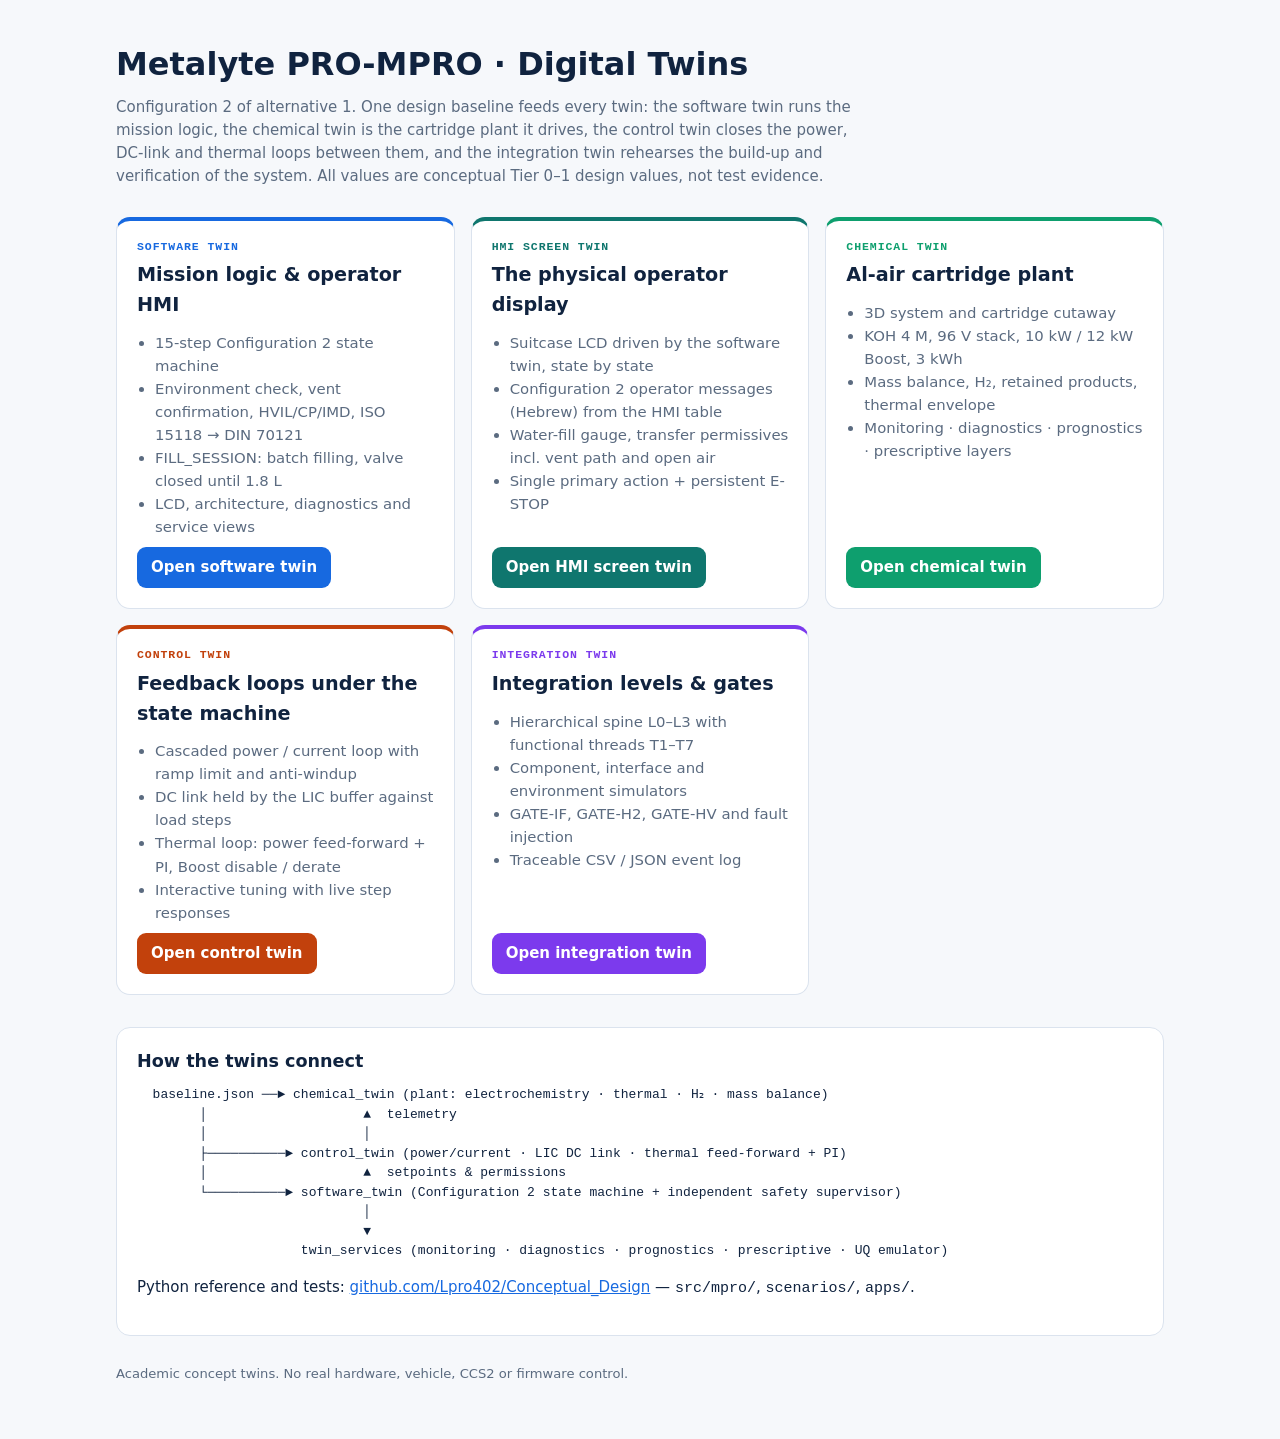
<file: docs/hub.html>
<!doctype html>
<html lang="en" dir="ltr">
<head>
  <meta charset="utf-8">
  <meta name="viewport" content="width=device-width, initial-scale=1">
  <title>MPRO Digital Twins</title>
  <meta name="description" content="Entry point to the Metalyte PRO-MPRO Configuration 2 digital twins: software, chemical and integration.">
  <style>
    :root { --bg:#f6f8fb; --card:#ffffff; --ink:#10233f; --muted:#5b6b80; --line:#dbe3ee; --accent:#1769e0; --chem:#0e9f6e; --int:#7c3aed; --ctl:#c2410c; --hmi:#0f766e; }
    @media (prefers-color-scheme: dark) {
      :root:not([data-theme="light"]) { --bg:#0b1620; --card:#12212e; --ink:#e6eef6; --muted:#9eb2bf; --line:#20394a; --accent:#5aa2ff; --chem:#4ade80; --int:#c084fc; --ctl:#fb923c; --hmi:#2dd4bf; }
    }
    :root[data-theme="dark"] { --bg:#0b1620; --card:#12212e; --ink:#e6eef6; --muted:#9eb2bf; --line:#20394a; --accent:#5aa2ff; --chem:#4ade80; --int:#c084fc; --ctl:#fb923c; --hmi:#2dd4bf; }
    * { box-sizing: border-box; }
    body { margin:0; background:var(--bg); color:var(--ink); font:15px/1.55 "Segoe UI", system-ui, sans-serif; }
    main { max-width:1080px; margin:0 auto; padding:40px 16px 56px; }
    h1 { font-size:2rem; margin:0 0 6px; }
    .lead { color:var(--muted); max-width:760px; margin:0 0 28px; }
    .grid { display:grid; grid-template-columns:repeat(auto-fit, minmax(290px, 1fr)); gap:16px; }
    .card { background:var(--card); border:1px solid var(--line); border-top:4px solid var(--c); border-radius:14px; padding:20px; display:flex; flex-direction:column; gap:8px; }
    .card h2 { margin:0; font-size:1.2rem; }
    .card p, .card li { color:var(--muted); margin:0; font-size:.93rem; }
    .card ul { margin:4px 0 0; padding-left:18px; }
    .card a.go { margin-top:auto; align-self:flex-start; color:#fff; background:var(--c); text-decoration:none; font-weight:700; padding:9px 14px; border-radius:9px; }
    .tag { font:700 .72rem/1 ui-monospace, monospace; letter-spacing:.08em; color:var(--c); }
    section.flow { margin-top:32px; background:var(--card); border:1px solid var(--line); border-radius:14px; padding:20px; }
    section.flow h2 { margin:0 0 10px; font-size:1.1rem; }
    pre { margin:0; overflow-x:auto; font:13px/1.5 ui-monospace, monospace; color:var(--ink); }
    footer { margin-top:28px; color:var(--muted); font-size:.82rem; }
    a { color:var(--accent); }
  </style>
</head>
<body>
<main>
  <h1>Metalyte PRO-MPRO · Digital Twins</h1>
  <p class="lead">Configuration 2 of alternative 1. One design baseline feeds every twin: the software twin runs the mission logic, the chemical twin is the cartridge plant it drives, the control twin closes the power, DC-link and thermal loops between them, and the integration twin rehearses the build-up and verification of the system. All values are conceptual Tier 0–1 design values, not test evidence.</p>

  <div class="grid">
    <article class="card" style="--c:var(--accent)">
      <span class="tag">SOFTWARE TWIN</span>
      <h2>Mission logic & operator HMI</h2>
      <ul>
        <li>15-step Configuration 2 state machine</li>
        <li>Environment check, vent confirmation, HVIL/CP/IMD, ISO 15118 → DIN 70121</li>
        <li>FILL_SESSION: batch filling, valve closed until 1.8 L</li>
        <li>LCD, architecture, diagnostics and service views</li>
      </ul>
      <a class="go" href="./">Open software twin</a>
    </article>
    <article class="card" style="--c:var(--hmi)">
      <span class="tag">HMI SCREEN TWIN</span>
      <h2>The physical operator display</h2>
      <ul>
        <li>Suitcase LCD driven by the software twin, state by state</li>
        <li>Configuration 2 operator messages (Hebrew) from the HMI table</li>
        <li>Water-fill gauge, transfer permissives incl. vent path and open air</li>
        <li>Single primary action + persistent E-STOP</li>
      </ul>
      <a class="go" href="./?view=lcd">Open HMI screen twin</a>
    </article>
    <article class="card" style="--c:var(--chem)">
      <span class="tag">CHEMICAL TWIN</span>
      <h2>Al-air cartridge plant</h2>
      <ul>
        <li>3D system and cartridge cutaway</li>
        <li>KOH 4 M, 96 V stack, 10 kW / 12 kW Boost, 3 kWh</li>
        <li>Mass balance, H₂, retained products, thermal envelope</li>
        <li>Monitoring · diagnostics · prognostics · prescriptive layers</li>
      </ul>
      <a class="go" href="chemical-twin/">Open chemical twin</a>
    </article>
    <article class="card" style="--c:var(--ctl)">
      <span class="tag">CONTROL TWIN</span>
      <h2>Feedback loops under the state machine</h2>
      <ul>
        <li>Cascaded power / current loop with ramp limit and anti-windup</li>
        <li>DC link held by the LIC buffer against load steps</li>
        <li>Thermal loop: power feed-forward + PI, Boost disable / derate</li>
        <li>Interactive tuning with live step responses</li>
      </ul>
      <a class="go" href="control-twin/">Open control twin</a>
    </article>
    <article class="card" style="--c:var(--int)">
      <span class="tag">INTEGRATION TWIN</span>
      <h2>Integration levels & gates</h2>
      <ul>
        <li>Hierarchical spine L0–L3 with functional threads T1–T7</li>
        <li>Component, interface and environment simulators</li>
        <li>GATE-IF, GATE-H2, GATE-HV and fault injection</li>
        <li>Traceable CSV / JSON event log</li>
      </ul>
      <a class="go" href="integration-twin/">Open integration twin</a>
    </article>
  </div>

  <section class="flow">
    <h2>How the twins connect</h2>
<pre>
  baseline.json ──► chemical_twin (plant: electrochemistry · thermal · H₂ · mass balance)
        │                    ▲  telemetry
        │                    │
        ├──────────► control_twin (power/current · LIC DC link · thermal feed-forward + PI)
        │                    ▲  setpoints & permissions
        └──────────► software_twin (Configuration 2 state machine + independent safety supervisor)
                             │
                             ▼
                     twin_services (monitoring · diagnostics · prognostics · prescriptive · UQ emulator)
</pre>
    <p>Python reference and tests: <a href="https://github.com/Lpro402/Conceptual_Design">github.com/Lpro402/Conceptual_Design</a> — <code>src/mpro/</code>, <code>scenarios/</code>, <code>apps/</code>.</p>
  </section>

  <footer>Academic concept twins. No real hardware, vehicle, CCS2 or firmware control.</footer>
</main>
</body>
</html>
</file>
<file: docs/assets/styles.css>
:root {
  --navy-950: #071a32;
  --navy-900: #0b2447;
  --navy-800: #103661;
  --blue-600: #1674ea;
  --blue-500: #2b8cff;
  --teal-600: #087f78;
  --green-600: #0b966d;
  --amber-600: #d9780b;
  --red-600: #cf2949;
  --red-700: #a81936;
  --ink: #12253f;
  --muted: #65748a;
  --line: #dce5ef;
  --surface: rgba(255, 255, 255, 0.94);
  --shadow: 0 16px 42px rgba(15, 38, 66, 0.09);
  font-family: "Segoe UI", Arial, sans-serif;
  color: var(--ink);
  background: #eef3f8;
  font-synthesis: none;
}

* { box-sizing: border-box; }

html { min-height: 100%; scroll-behavior: smooth; }

body {
  min-width: 320px;
  min-height: 100vh;
  margin: 0;
  background:
    radial-gradient(circle at 88% 2%, rgba(44, 140, 255, 0.11), transparent 30rem),
    linear-gradient(180deg, #f8fafc 0%, #edf3f8 100%);
}

button, select { font: inherit; }
button { cursor: pointer; }

.app-shell {
  width: min(1240px, calc(100% - 32px));
  min-height: 100vh;
  margin: 0 auto;
}

.topbar {
  display: grid;
  grid-template-columns: 1fr auto 1fr;
  align-items: center;
  gap: 24px;
  min-height: 92px;
  border-bottom: 1px solid rgba(182, 199, 217, 0.7);
}

.brand {
  display: inline-flex;
  align-items: center;
  justify-self: start;
  gap: 12px;
  color: inherit;
  text-decoration: none;
}

.brand-mark {
  display: grid;
  width: 46px;
  height: 46px;
  place-items: center;
  border-radius: 14px;
  background: linear-gradient(145deg, #0d53c2, #26a1ff);
  box-shadow: 0 10px 24px rgba(28, 116, 222, 0.24);
}

.brand-mark svg { width: 25px; fill: #ff9634; }
.brand strong { display: block; font-size: 1.08rem; letter-spacing: 0.04em; }
.brand small { display: block; margin-top: 2px; color: var(--muted); font-size: 0.7rem; letter-spacing: 0.04em; }

.view-tabs {
  display: flex;
  gap: 4px;
  padding: 5px;
  border: 1px solid var(--line);
  border-radius: 14px;
  background: rgba(255, 255, 255, 0.76);
}

.view-tab {
  min-width: 88px;
  padding: 9px 18px;
  border: 0;
  border-radius: 10px;
  color: var(--muted);
  background: transparent;
  font-weight: 700;
  transition: 160ms ease;
}

.view-tab:hover { color: var(--ink); background: #eef4fb; }
.view-tab.is-active { color: #fff; background: var(--navy-900); box-shadow: 0 4px 14px rgba(11, 36, 71, 0.18); }

.system-badge {
  display: inline-flex;
  align-items: center;
  justify-self: end;
  gap: 8px;
  padding: 8px 12px;
  border: 1px solid #c9e8de;
  border-radius: 999px;
  color: #08765a;
  background: #effbf7;
  font-size: 0.78rem;
  font-weight: 750;
}

.system-badge--large { justify-self: auto; font-size: 0.88rem; }
.pulse-dot { width: 8px; height: 8px; border-radius: 50%; background: #12a87b; box-shadow: 0 0 0 5px rgba(18, 168, 123, 0.11); }
.system-badge.is-fault { border-color: #f1bac4; color: #b21f3c; background: #fff3f5; }
.system-badge.is-fault .pulse-dot { background: var(--red-600); box-shadow: 0 0 0 5px rgba(207, 41, 73, 0.12); }

main { padding: 28px 0 42px; }
.view-panel { display: none; animation: panel-in 220ms ease; }
.view-panel.is-active { display: block; }

@keyframes panel-in {
  from { opacity: 0; transform: translateY(6px); }
  to { opacity: 1; transform: translateY(0); }
}

.mission-grid {
  display: grid;
  grid-template-columns: minmax(0, 1fr) 320px;
  gap: 18px;
}

.status-hero {
  position: relative;
  display: grid;
  grid-template-columns: minmax(0, 1fr) 190px;
  min-height: 310px;
  overflow: hidden;
  border-radius: 28px;
  color: #fff;
  background: linear-gradient(125deg, var(--navy-900), #146c79);
  box-shadow: 0 24px 54px rgba(10, 42, 73, 0.2);
  transition: background 240ms ease;
}

.status-hero::before,
.status-hero::after {
  position: absolute;
  border-radius: 50%;
  content: "";
  pointer-events: none;
}

.status-hero::before { width: 330px; height: 330px; inset: -190px -80px auto auto; background: rgba(255, 255, 255, 0.075); }
.status-hero::after { width: 180px; height: 180px; inset: auto 36% -130px auto; background: rgba(255, 255, 255, 0.05); }
.status-hero.status-active { background: linear-gradient(125deg, #0a376e, #1674ea); }
.status-hero.status-charging { background: linear-gradient(125deg, #075549, #0c9b72); }
.status-hero.status-warning { background: linear-gradient(125deg, #7b3d00, #dc7d0e); }
.status-hero.status-fault { background: linear-gradient(125deg, #701127, #d62a4d); }

.status-hero__content { align-self: center; padding: 40px 42px; z-index: 1; }
.status-kicker { display: flex; align-items: center; gap: 9px; font-size: 0.75rem; font-weight: 750; letter-spacing: 0.08em; opacity: 0.85; }
.status-light { width: 9px; height: 9px; border: 2px solid rgba(255, 255, 255, 0.55); border-radius: 50%; background: #51e1b2; box-shadow: 0 0 0 5px rgba(81, 225, 178, 0.12); }
.status-hero h1 { margin: 14px 0 9px; font-size: clamp(2rem, 4vw, 3.4rem); line-height: 1.05; letter-spacing: -0.035em; }
.status-hero p { max-width: 620px; margin: 0; color: rgba(255, 255, 255, 0.86); font-size: 1.02rem; }

.mission-progress { max-width: 610px; margin-top: 34px; }
.mission-progress__meta { display: flex; justify-content: space-between; margin-bottom: 8px; color: rgba(255, 255, 255, 0.72); font-size: 0.72rem; }
.progress-track { height: 7px; overflow: hidden; border-radius: 999px; background: rgba(255, 255, 255, 0.18); }
.progress-track span { display: block; width: 0; height: 100%; border-radius: inherit; background: #fff; transition: width 320ms ease; }

.energy-orbit { position: relative; align-self: center; justify-self: center; width: 180px; height: 180px; z-index: 1; }
.energy-orbit svg { width: 100%; height: 100%; transform: rotate(-90deg); }
.energy-orbit circle { fill: none; stroke-width: 9; }
.orbit-bg { stroke: rgba(255, 255, 255, 0.14); }
.orbit-value { stroke: #54e0b2; stroke-linecap: round; stroke-dasharray: 541; stroke-dashoffset: 541; transition: stroke-dashoffset 450ms ease; }
.orbit-value-label { position: absolute; inset: 0; display: grid; place-content: center; text-align: center; }
.orbit-value-label strong { font-size: 2rem; line-height: 1; }
.orbit-value-label span { margin-top: 7px; color: rgba(255, 255, 255, 0.72); font-size: 0.68rem; }

.action-panel,
.system-flow-card,
.cassette-section,
.diagnostic-card,
.service-card,
.service-score-card {
  border: 1px solid var(--line);
  background: var(--surface);
  box-shadow: var(--shadow);
}

.action-panel { display: flex; flex-direction: column; min-height: 310px; padding: 30px; border-radius: 28px; }
.panel-eyebrow { color: #748399; font-size: 0.68rem; font-weight: 800; letter-spacing: 0.12em; }
.action-panel h2 { margin: 15px 0 7px; font-size: 1.55rem; }
.action-panel p { margin: 0; color: var(--muted); font-size: 0.86rem; line-height: 1.55; }

.primary-action,
.danger-button {
  display: flex;
  align-items: center;
  justify-content: center;
  gap: 12px;
  width: 100%;
  min-height: 52px;
  margin-top: auto;
  border: 0;
  border-radius: 14px;
  color: #fff;
  background: linear-gradient(115deg, #155fc8, #2c91f2);
  box-shadow: 0 10px 22px rgba(24, 108, 222, 0.22);
  font-weight: 800;
  transition: 160ms ease;
}

.primary-action svg { width: 18px; fill: none; stroke: currentColor; stroke-width: 2.2; }
.primary-action:hover { transform: translateY(-1px); box-shadow: 0 13px 26px rgba(24, 108, 222, 0.28); }
.primary-action:disabled { cursor: not-allowed; opacity: 0.5; transform: none; }

.emergency-action {
  display: flex;
  align-items: center;
  justify-content: center;
  gap: 8px;
  min-height: 43px;
  margin-top: 10px;
  border: 1px solid #f0b3bf;
  border-radius: 12px;
  color: #b11e3a;
  background: #fff5f7;
  font-size: 0.78rem;
  font-weight: 750;
}

.emergency-action:hover { color: #fff; border-color: var(--red-600); background: var(--red-600); }
.emergency-icon { display: grid; width: 18px; height: 18px; place-items: center; border: 1px solid currentColor; border-radius: 50%; font-size: 0.7rem; }

.quick-status { display: grid; grid-template-columns: repeat(4, 1fr); gap: 14px; margin-top: 18px; }
.info-card { display: flex; align-items: center; gap: 13px; min-height: 92px; padding: 18px; border: 1px solid var(--line); border-radius: 18px; background: var(--surface); box-shadow: 0 8px 26px rgba(16, 41, 69, 0.055); }
.info-card small { display: block; margin-bottom: 4px; color: var(--muted); font-size: 0.72rem; }
.info-card strong { font-size: 1.05rem; }
.info-icon { display: grid; flex: 0 0 auto; width: 42px; height: 42px; place-items: center; border-radius: 13px; }
.info-icon svg { width: 22px; fill: none; stroke: currentColor; stroke-width: 1.8; stroke-linecap: round; stroke-linejoin: round; }
.info-icon--blue { color: #176cd5; background: #e9f2ff; }
.info-icon--teal { color: #087c76; background: #e5f8f6; }
.info-icon--green { color: #0a956c; background: #e6f8f1; }
.info-icon--amber { color: #c56d0b; background: #fff4df; }
.info-icon--red { color: #c92847; background: #ffebef; }

.system-flow-card,
.cassette-section { margin-top: 18px; padding: 25px 28px; border-radius: 22px; }
.section-heading { display: flex; align-items: center; justify-content: space-between; gap: 16px; }
.section-heading h2 { margin: 5px 0 0; font-size: 1.25rem; }
.section-heading.compact h2 { font-size: 1.1rem; }
.section-note { color: var(--muted); font-size: 0.74rem; }
.live-chip { display: inline-flex; align-items: center; gap: 7px; padding: 6px 10px; border: 1px solid #d4e2ef; border-radius: 999px; color: #617287; background: #f7fafc; font-size: 0.68rem; font-weight: 700; }
.live-chip span { width: 7px; height: 7px; border-radius: 50%; background: #92a1b2; }
.live-chip.is-live { color: #08775a; border-color: #bee7d9; background: #effbf7; }
.live-chip.is-live span { background: #12a87b; box-shadow: 0 0 0 4px rgba(18, 168, 123, 0.1); animation: pulse 1.5s infinite; }

@keyframes pulse { 50% { opacity: 0.45; } }

.system-flow { display: grid; grid-template-columns: 1fr 62px 1fr 62px 1fr 62px 1fr; align-items: center; margin-top: 24px; direction: ltr; }
.flow-node { display: grid; justify-items: center; gap: 5px; padding: 15px 9px; border: 1px solid transparent; border-radius: 16px; text-align: center; transition: 180ms ease; }
.flow-node__icon { display: grid; width: 46px; height: 46px; place-items: center; border: 1px solid #d9e5f0; border-radius: 14px; color: #386182; background: #f4f8fc; font-size: 0.92rem; font-weight: 900; }
.flow-node__icon svg { width: 23px; fill: none; stroke: currentColor; stroke-width: 1.8; }
.flow-node strong { font-size: 0.86rem; }
.flow-node small { color: var(--muted); font-size: 0.68rem; }
.flow-node.is-active { border-color: #b7d7fb; background: #eef6ff; }
.flow-node.is-active .flow-node__icon { color: #fff; border-color: var(--blue-600); background: var(--blue-600); box-shadow: 0 7px 16px rgba(22, 116, 234, 0.2); }
.flow-link { position: relative; height: 2px; overflow: hidden; background: #d8e2ec; }
.flow-link::after { position: absolute; right: 1px; top: -4px; width: 8px; height: 8px; border-top: 2px solid #b8c6d5; border-right: 2px solid #b8c6d5; transform: rotate(45deg); content: ""; }
.flow-link i { position: absolute; width: 34px; height: 100%; background: linear-gradient(90deg, transparent, #27a0ff, transparent); transform: translateX(-80px); }
.system-flow.is-live .flow-link i { animation: flow 1.15s linear infinite; }
@keyframes flow { from { transform: translateX(-80px); } to { transform: translateX(80px); } }

.cassette-grid { display: grid; grid-template-columns: repeat(3, 1fr); gap: 13px; margin-top: 20px; }
.cassette-card { position: relative; min-height: 118px; overflow: hidden; padding: 18px; border: 1px solid var(--line); border-radius: 17px; background: #fff; }
.cassette-card::after { position: absolute; width: 66px; height: 66px; inset: auto -25px -28px auto; border-radius: 50%; background: #edf4fb; content: ""; }
.cassette-top { display: flex; align-items: center; justify-content: space-between; }
.cassette-number { color: var(--muted); font-size: 0.72rem; }
.cassette-state { display: inline-flex; align-items: center; gap: 6px; color: #0b8d68; font-size: 0.72rem; font-weight: 800; }
.cassette-state::before { width: 7px; height: 7px; border-radius: 50%; background: currentColor; content: ""; }
.cassette-card h3 { margin: 20px 0 3px; font-size: 1rem; }
.cassette-card p { margin: 0; color: var(--muted); font-size: 0.68rem; }
.cassette-card.is-selected { border-color: #92c5fb; background: #f1f7ff; }
.cassette-card.is-selected .cassette-state { color: var(--blue-600); }
.cassette-card.is-active { border-color: #7dd7bc; background: #effbf7; }
.cassette-card.is-active .cassette-state { color: var(--green-600); }
.cassette-card.is-spent { background: #f4f6f8; filter: grayscale(0.45); }
.cassette-card.is-spent .cassette-state { color: #748296; }
.cassette-card.is-faulted { border-color: #ef9dae; background: #fff3f5; }
.cassette-card.is-faulted .cassette-state { color: var(--red-600); }

.page-heading { display: flex; align-items: center; justify-content: space-between; gap: 20px; margin: 3px 0 22px; }
.page-heading h1 { margin: 6px 0 0; font-size: 2rem; }
.ghost-button { padding: 10px 16px; border: 1px solid #cad7e4; border-radius: 11px; color: #40556e; background: rgba(255, 255, 255, 0.8); font-weight: 700; }
.ghost-button:hover { border-color: #9db0c4; background: #fff; }

.diagnostics-grid { display: grid; grid-template-columns: minmax(0, 1.5fr) minmax(290px, 0.75fr); gap: 18px; }
.diagnostics-grid--lower { grid-template-columns: 1fr 1fr; margin-top: 18px; }
.diagnostic-card { padding: 25px; border-radius: 22px; }
.sensor-grid { display: grid; grid-template-columns: repeat(3, 1fr); gap: 10px; margin-top: 20px; }
.sensor-grid article { padding: 15px; border: 1px solid #e0e8f0; border-radius: 14px; background: #f8fafc; }
.sensor-grid small { display: block; margin-bottom: 6px; color: var(--muted); font-size: 0.68rem; }
.sensor-grid strong { font-size: 1.45rem; }
.sensor-grid span { margin-left: 3px; color: var(--muted); font-size: 0.7rem; }

.fault-panel h2 { margin: 8px 0 6px; }
.fault-panel p { color: var(--muted); font-size: 0.78rem; line-height: 1.5; }
.fault-panel label { display: block; margin: 18px 0 7px; color: #435971; font-size: 0.72rem; font-weight: 750; }
.fault-panel select { width: 100%; min-height: 44px; padding: 0 12px; border: 1px solid #cfdbe7; border-radius: 11px; color: var(--ink); background: #fff; }
.danger-button { min-height: 46px; margin-top: 12px; background: linear-gradient(115deg, var(--red-700), var(--red-600)); box-shadow: 0 9px 19px rgba(207, 41, 73, 0.17); }
.microcopy { margin-bottom: 0; font-size: 0.65rem !important; }

.safety-chain,
.actuator-list { display: grid; gap: 9px; margin-top: 17px; }
.chain-row,
.actuator-row { display: flex; align-items: center; justify-content: space-between; gap: 14px; min-height: 42px; padding: 9px 12px; border: 1px solid #e1e8ef; border-radius: 11px; background: #f9fbfd; font-size: 0.76rem; }
.chain-status,
.actuator-status { display: inline-flex; align-items: center; gap: 6px; color: #0b8b68; font-weight: 750; }
.chain-status::before,
.actuator-status::before { width: 7px; height: 7px; border-radius: 50%; background: currentColor; content: ""; }
.chain-status.is-fault,
.actuator-status.is-on { color: var(--red-600); }
.actuator-status.is-active { color: var(--blue-600); }

.log-card { margin-top: 18px; }
.text-button { border: 0; color: var(--blue-600); background: transparent; font-size: 0.7rem; font-weight: 750; }
.event-log { max-height: 260px; overflow: auto; margin: 18px 0 0; padding: 0; list-style: none; }
.event-log li { display: grid; grid-template-columns: 70px 76px 1fr; gap: 12px; align-items: center; padding: 10px 5px; border-bottom: 1px solid #e6edf3; font-size: 0.73rem; }
.event-log time { color: var(--muted); font-variant-numeric: tabular-nums; }
.log-level { width: fit-content; padding: 3px 7px; border-radius: 999px; color: #1767c6; background: #eaf3ff; font-size: 0.62rem; font-weight: 800; }
.log-level.is-critical { color: #b31f3d; background: #ffe9ee; }

.service-layout { display: grid; grid-template-columns: 340px 1fr; gap: 18px; }
.service-score-card { display: grid; justify-items: center; padding: 30px; border-radius: 24px; text-align: center; }
.readiness-ring { display: grid; width: 168px; height: 168px; place-content: center; border-radius: 50%; text-align: center; background: radial-gradient(circle at center, #fff 61%, transparent 63%), conic-gradient(#0da176 var(--score, 100%), #e6edf3 0); }
.readiness-ring strong { font-size: 2.4rem; line-height: 1; }
.readiness-ring span { margin-top: 7px; color: var(--muted); font-size: 0.7rem; }
.service-score-card h2 { margin: 22px 0 5px; }
.service-score-card p { margin: 0; color: var(--muted); font-size: 0.8rem; }
.service-card { padding: 28px; border-radius: 24px; }
.service-card h2 { margin: 7px 0 0; }
.service-timeline { display: grid; grid-template-columns: 1fr 34px 1fr 34px 1fr 34px 1fr; align-items: center; margin-top: 40px; }
.service-timeline div { display: grid; justify-items: center; gap: 5px; text-align: center; }
.service-timeline div > span { display: grid; width: 42px; height: 42px; place-items: center; border-radius: 50%; color: #fff; background: var(--blue-600); font-weight: 800; box-shadow: 0 8px 17px rgba(22, 116, 234, 0.2); }
.service-timeline strong { margin-top: 8px; font-size: 0.82rem; }
.service-timeline small { color: var(--muted); font-size: 0.64rem; line-height: 1.35; }
.service-timeline i { height: 1px; background: #ccd8e4; }
.service-details { display: grid; grid-template-columns: repeat(3, 1fr); gap: 14px; margin-top: 18px; }
.service-details > div { display: flex; align-items: center; gap: 12px; padding: 15px; border: 1px solid #e0e8f0; border-radius: 15px; background: #f9fbfd; }
.detail-icon { display: grid; width: 42px; height: 42px; place-items: center; border-radius: 12px; color: #0b8e69; background: #e6f8f1; font-size: 0.8rem; font-weight: 900; }
.service-details strong, .service-details small { display: block; }
.service-details strong { font-size: 0.82rem; }
.service-details small { margin-top: 3px; color: var(--muted); font-size: 0.68rem; }

/* Interactive Software Tier-0 architecture */
.architecture-page-heading { align-items: flex-end; }
.architecture-page-heading p { max-width: 780px; margin: 8px 0 0; color: var(--muted); font-size: 0.82rem; line-height: 1.55; }
.architecture-runtime-badge {
  display: flex;
  align-items: center;
  flex: 0 0 auto;
  gap: 10px;
  min-width: 190px;
  padding: 11px 14px;
  border: 1px solid #c9e8de;
  border-radius: 10px;
  color: #08765a;
  background: #f1faf7;
}
.architecture-runtime-badge > span:last-child { display: grid; gap: 2px; }
.architecture-runtime-badge small { color: #718496; font-size: 0.58rem; font-weight: 750; letter-spacing: 0.1em; }
.architecture-runtime-badge strong { font-family: Consolas, "Courier New", monospace; font-size: 0.76rem; letter-spacing: 0.04em; }
.architecture-runtime-badge.is-fault { color: #b11f3d; border-color: #f0bcc6; background: #fff2f4; }
.architecture-runtime-badge.is-fault .pulse-dot { background: var(--red-600); box-shadow: 0 0 0 5px rgba(207,41,73,0.12); }

.architecture-legend {
  display: flex;
  align-items: center;
  gap: 17px;
  min-height: 47px;
  margin-bottom: 12px;
  padding: 9px 13px;
  border: 1px solid #d6e0ea;
  border-radius: 10px;
  color: #5f7186;
  background: rgba(255,255,255,0.84);
  font-size: 0.64rem;
}
.architecture-legend > span { display: inline-flex; align-items: center; gap: 6px; white-space: nowrap; }
.architecture-legend > strong { margin-left: auto; color: #334b64; font-size: 0.58rem; letter-spacing: 0.09em; }
.legend-swatch { display: inline-block; width: 20px; height: 3px; border-radius: 2px; background: #6e8193; }
.legend-swatch--active { height: 8px; border-radius: 50%; background: #36bd82; }
.legend-swatch--command { background: #57a9d8; }
.legend-swatch--status { border-top: 1px dashed #8fa1af; background: transparent; }
.legend-swatch--safety { background: #e03c54; }

.architecture-workspace { display: grid; grid-template-columns: minmax(0, 1fr) 296px; gap: 14px; align-items: stretch; }
.architecture-canvas-wrap { min-width: 0; overflow-x: auto; border-radius: 14px; box-shadow: 0 18px 40px rgba(8,27,45,0.14); }
.architecture-canvas {
  position: relative;
  display: grid;
  grid-template-columns: 1fr 1.08fr 1fr;
  grid-template-rows: 150px 150px 180px 82px;
  gap: 18px 56px;
  min-width: 890px;
  height: 690px;
  padding: 22px;
  overflow: hidden;
  border: 1px solid #172d3e;
  border-radius: 14px;
  color: #d7e3ea;
  background:
    linear-gradient(rgba(87,128,154,0.055) 1px, transparent 1px),
    linear-gradient(90deg, rgba(87,128,154,0.055) 1px, transparent 1px),
    #08141e;
  background-size: 22px 22px;
}
.architecture-canvas::before {
  position: absolute;
  inset: 0;
  background: linear-gradient(115deg, rgba(19,55,78,0.18), transparent 45%, rgba(8,24,36,0.35));
  content: "";
  pointer-events: none;
}
.architecture-wires { position: absolute; inset: 0; z-index: 1; width: 100%; height: 100%; pointer-events: none; }
.architecture-wires path { vector-effect: non-scaling-stroke; }
.architecture-wires .wire-command { fill: none; stroke: #4e9dc8; stroke-width: 1.35; }
.architecture-wires .wire-status { fill: none; stroke: #718896; stroke-width: 1.1; stroke-dasharray: 4 4; }
.architecture-wires marker path { fill: #4e9dc8; }
.architecture-wires #arrow-status path { fill: #718896; }
.architecture-wires #arrow-safety path { fill: #e03b52; }
.architecture-wires text { fill: #7190a2; font: 9px Consolas, monospace; letter-spacing: 0.02em; }
.architecture-wires .wire-safety { fill: none; stroke: #e03b52; stroke-width: 2.1; }
.architecture-wires .wire-safety-label { fill: #e45467; font-size: 8px; font-weight: 700; }
.architecture-wires .wire-hal { fill: none; stroke: #526b7a; stroke-width: 1.1; stroke-dasharray: 4 4; }

.architecture-module {
  --module-accent: #4e9dc8;
  position: relative;
  z-index: 2;
  display: grid;
  align-content: start;
  min-width: 0;
  height: 100%;
  padding: 13px 14px;
  overflow: hidden;
  border: 1px solid #294353;
  border-left: 3px solid var(--module-accent);
  border-radius: 6px;
  color: #c9d6de;
  background: rgba(12,30,42,0.96);
  box-shadow: 0 8px 18px rgba(1,8,13,0.18), inset 0 1px rgba(255,255,255,0.025);
  text-align: left;
  transition: border-color 150ms ease, background 150ms ease, transform 150ms ease;
}
.architecture-module:hover { border-color: #557386; background: #102839; transform: translateY(-1px); }
.architecture-module:focus-visible { outline: 2px solid #8bd7ee; outline-offset: 2px; }
.architecture-module.is-selected { border-color: #8ccde2; box-shadow: 0 0 0 2px rgba(98,187,212,0.22), 0 10px 24px rgba(0,0,0,0.28); }
.architecture-module.is-active { background: linear-gradient(115deg, rgba(17,47,62,0.98), rgba(11,31,43,0.98)); }
.architecture-module.is-active::after { position: absolute; top: 0; right: 0; width: 34px; height: 2px; background: #40c486; content: ""; }
.architecture-module.is-alert { border-color: #d84458; border-left-color: #e03b52; background: #35121b; }
.architecture-module.is-alert::after { background: #e03b52; }
.architecture-module .module-code { color: #6f8796; font: 0.52rem Consolas, monospace; letter-spacing: 0.08em; }
.architecture-module .module-live { position: absolute; top: 12px; right: 12px; color: #667e8c; font: 0.48rem Consolas, monospace; letter-spacing: 0.08em; }
.architecture-module.is-active .module-live { color: #4bc58b; }
.architecture-module.is-alert .module-live { color: #ef7182; }
.architecture-module > strong { margin-top: 9px; color: #f0f5f7; font-size: 0.83rem; letter-spacing: 0.01em; }
.architecture-module p { margin: 6px 0 0; color: #91a5b1; font-size: 0.59rem; line-height: 1.42; }
.architecture-module ul { display: grid; gap: 4px; margin: 13px 0 0; padding-left: 16px; color: #8fa5b1; font-size: 0.57rem; }
.architecture-module .module-port { align-self: end; width: fit-content; margin-top: auto; padding: 4px 6px; border: 1px solid #2c4c60; border-radius: 3px; color: #6f9cb6; background: #091722; font: 0.48rem Consolas, monospace; }
.architecture-module .module-port--safety { color: #e56b7c; border-color: #6c2b38; }
.module-hmi { grid-column: 1; grid-row: 1; --module-accent: #7860b2; }
.module-main { grid-column: 2; grid-row: 1 / span 2; --module-accent: #4e9dc8; padding: 18px; }
.module-main > strong { margin-top: 18px; font-size: 1rem; }
.module-main p { font-size: 0.64rem; }
.module-ev { grid-column: 3; grid-row: 1; --module-accent: #5b9e59; }
.module-safety { grid-column: 1; grid-row: 2; --module-accent: #d94359; }
.module-power { grid-column: 3; grid-row: 2; --module-accent: #d88636; }
.module-reaction { grid-column: 1; grid-row: 3; --module-accent: #4f7ebd; }
.module-service { grid-column: 2; grid-row: 3; --module-accent: #8465af; }
.module-thermal { grid-column: 3; grid-row: 3; --module-accent: #3a8f9a; }
.module-hal { grid-column: 1 / -1; grid-row: 4; --module-accent: #82919b; align-content: center; padding-left: 100px; }
.module-hal > strong { margin-top: 0; }
.module-hal p { margin-top: 5px; font-family: Consolas, monospace; letter-spacing: 0.02em; }

.architecture-inspector {
  display: flex;
  flex-direction: column;
  min-width: 0;
  padding: 19px;
  border: 1px solid #24394a;
  border-radius: 14px;
  color: #cbd7de;
  background: #0b1823;
  box-shadow: 0 18px 40px rgba(8,27,45,0.13);
}
.inspector-heading { display: grid; gap: 6px; padding-bottom: 15px; border-bottom: 1px solid #2b3d49; }
.inspector-heading span { color: #70a9c6; font: 0.58rem Consolas, monospace; letter-spacing: 0.1em; }
.inspector-heading strong { color: #f0f5f7; font-size: 1.02rem; line-height: 1.2; }
.inspector-runtime { display: flex; align-items: center; justify-content: space-between; gap: 12px; margin: 14px 0 0; padding: 9px 10px; border: 1px solid #294353; border-radius: 5px; background: #0e2230; }
.inspector-runtime span { color: #718694; font-size: 0.51rem; letter-spacing: 0.09em; }
.inspector-runtime strong { color: #4dcc90; font: 0.62rem Consolas, monospace; }
.inspector-runtime.is-alert strong { color: #f05c70; }
.architecture-inspector > p { margin: 15px 0 18px; color: #91a5b1; font-size: 0.67rem; line-height: 1.55; }
.architecture-inspector section { padding: 14px 0; border-top: 1px solid #263946; }
.architecture-inspector section > span { color: #6f8795; font-size: 0.52rem; font-weight: 800; letter-spacing: 0.1em; }
.architecture-inspector ul { display: grid; gap: 7px; margin: 11px 0 0; padding-left: 17px; color: #b1c0c8; font-size: 0.62rem; line-height: 1.42; }
.architecture-inspector dl { display: grid; gap: 11px; margin: 0; padding-top: 14px; border-top: 1px solid #263946; }
.architecture-inspector dl > div { display: grid; gap: 4px; }
.architecture-inspector dt { color: #6d8290; font-size: 0.49rem; font-weight: 800; letter-spacing: 0.09em; }
.architecture-inspector dd { margin: 0; color: #aebdc5; font: 0.58rem/1.45 Consolas, monospace; }
.architecture-inspector > a { margin-top: auto; padding: 10px 12px; border: 1px solid #39566a; border-radius: 5px; color: #98c7dc; background: #102534; font-size: 0.57rem; font-weight: 800; letter-spacing: 0.08em; text-align: center; text-decoration: none; }
.architecture-inspector > a:hover { color: #fff; border-color: #6aaecb; }

.architecture-plant { display: grid; grid-template-columns: 1.05fr repeat(3, 1fr); gap: 10px; margin-top: 14px; }
.architecture-plant > div, .architecture-plant article { min-height: 94px; padding: 15px; border: 1px solid #d8e2eb; border-radius: 10px; background: rgba(255,255,255,0.9); }
.architecture-hal-label { display: grid; align-content: center; gap: 6px; color: #203a51; }
.architecture-hal-label span { color: #75889a; font-size: 0.55rem; font-weight: 800; letter-spacing: 0.09em; }
.architecture-hal-label strong { font-size: 0.9rem; }
.architecture-plant article { display: grid; align-content: center; gap: 4px; border-style: dashed; }
.architecture-plant article > span { color: #6f8496; font: 0.51rem Consolas, monospace; }
.architecture-plant article strong { font-size: 0.76rem; }
.architecture-plant article small { color: var(--muted); font-size: 0.59rem; line-height: 1.35; }

.architecture-flow-panel { margin-top: 14px; padding: 20px; border: 1px solid var(--line); border-radius: 16px; background: var(--surface); box-shadow: var(--shadow); }
.architecture-state-flow { display: grid; grid-template-columns: 1fr 18px 1fr 18px 1fr 18px 1fr 18px 1fr 18px 1fr 18px 1fr 18px 1fr; align-items: stretch; margin-top: 18px; }
.architecture-state-flow > div { display: grid; align-content: center; justify-items: center; min-height: 78px; padding: 9px 6px; border: 1px solid #d9e3ec; border-radius: 8px; color: #607387; background: #f8fafc; text-align: center; transition: 160ms ease; }
.architecture-state-flow > div > span { display: grid; width: 24px; height: 24px; place-items: center; border-radius: 50%; color: #fff; background: #8a9bab; font: 0.59rem Consolas, monospace; }
.architecture-state-flow strong { margin-top: 6px; color: #294158; font-size: 0.63rem; }
.architecture-state-flow small { margin-top: 2px; color: #718397; font-size: 0.52rem; }
.architecture-state-flow > div.is-complete { border-color: #b9ddcf; background: #f1faf6; }
.architecture-state-flow > div.is-complete > span { background: #399e77; }
.architecture-state-flow > div.is-current { border-color: #6eb5d7; background: #eaf6fb; box-shadow: 0 0 0 2px rgba(78,157,200,0.12); }
.architecture-state-flow > div.is-current > span { background: #267fae; box-shadow: 0 0 0 4px rgba(38,127,174,0.12); }
.architecture-state-flow > div.is-fault { border-color: #ef9faf; background: #fff1f4; }
.architecture-state-flow > div.is-fault > span { background: var(--red-600); }
.architecture-state-flow > i { position: relative; align-self: center; height: 1px; background: #aebdca; }
.architecture-state-flow > i::after { position: absolute; top: -3px; right: 0; width: 6px; height: 6px; border-top: 1px solid #8fa1b0; border-right: 1px solid #8fa1b0; transform: rotate(45deg); content: ""; }
.architecture-fault-route { display: flex; align-items: center; gap: 10px; margin-top: 13px; padding: 9px 12px; border-left: 3px solid #d83b52; color: #7c4050; background: #fff3f5; font-size: 0.59rem; }
.architecture-fault-route strong { margin-right: auto; color: #b22640; letter-spacing: 0.07em; }
.architecture-fault-route i { width: 22px; height: 1px; background: #d55a6d; }

/* Physical LCD concept */
.lcd-page-heading { margin-bottom: 16px; }

.lcd-device {
  position: relative;
  padding: 18px;
  border: 1px solid #252d38;
  border-radius: 30px;
  background:
    linear-gradient(145deg, rgba(255,255,255,0.09), transparent 20%),
    linear-gradient(145deg, #202833, #0a0e13 65%);
  box-shadow: 0 30px 65px rgba(7, 16, 29, 0.3), inset 0 1px rgba(255,255,255,0.13);
}

.lcd-screw {
  position: absolute;
  width: 8px;
  height: 8px;
  border-radius: 50%;
  background: radial-gradient(circle at 35% 35%, #8793a1, #27313c 58%, #05080c 62%);
  box-shadow: 0 0 0 2px rgba(0,0,0,0.35);
  z-index: 3;
}
.lcd-screw--tl { top: 8px; left: 10px; }
.lcd-screw--tr { top: 8px; right: 10px; }
.lcd-screw--bl { bottom: 8px; left: 10px; }
.lcd-screw--br { bottom: 8px; right: 10px; }

.lcd-screen {
  --lcd-cyan: #21dcff;
  --lcd-blue: #187de8;
  --lcd-green: #36e29d;
  --lcd-red: #ff4164;
  --lcd-amber: #ffc44f;
  position: relative;
  min-height: 565px;
  overflow: hidden;
  border: 2px solid #33475d;
  border-radius: 18px;
  color: #ecf8ff;
  background:
    radial-gradient(circle at 52% 22%, rgba(20, 125, 199, 0.2), transparent 30rem),
    repeating-linear-gradient(0deg, rgba(255,255,255,0.018) 0, rgba(255,255,255,0.018) 1px, transparent 1px, transparent 4px),
    linear-gradient(145deg, #061321, #071a2c 58%, #06111d);
  box-shadow: inset 0 0 35px rgba(0,0,0,0.55), 0 0 0 1px #030609;
  font-family: "Segoe UI", Arial, sans-serif;
}

.lcd-screen::after {
  position: absolute;
  inset: 0;
  border-radius: inherit;
  background: linear-gradient(112deg, rgba(255,255,255,0.055), transparent 28%);
  pointer-events: none;
  content: "";
}

.lcd-topbar {
  display: grid;
  grid-template-columns: 1fr auto 1fr;
  align-items: center;
  min-height: 72px;
  padding: 0 25px;
  border-bottom: 1px solid rgba(64, 185, 240, 0.24);
  background: rgba(2, 10, 19, 0.48);
}

.lcd-brand, .lcd-clock, .lcd-connection { display: flex; align-items: center; gap: 9px; }
.lcd-brand-icon { display: grid; width: 35px; height: 35px; place-items: center; border: 1px solid rgba(33,220,255,0.48); border-radius: 9px; color: var(--lcd-cyan); background: rgba(15,105,166,0.23); }
.lcd-brand strong, .lcd-brand small, .lcd-connection strong, .lcd-connection small { display: block; }
.lcd-brand strong { letter-spacing: 0.12em; font-size: 0.82rem; }
.lcd-brand small, .lcd-connection small, .lcd-clock small { color: #7c9bb3; font-size: 0.56rem; letter-spacing: 0.12em; }
.lcd-clock { flex-direction: column; gap: 1px; text-align: center; }
.lcd-clock strong { color: var(--lcd-cyan); font-size: 1.2rem; letter-spacing: 0.08em; text-shadow: 0 0 13px rgba(33,220,255,0.45); }
.lcd-connection { justify-self: end; }
.lcd-connection > span { width: 10px; height: 10px; border-radius: 50%; background: #698093; box-shadow: 0 0 0 5px rgba(105,128,147,0.11); }
.lcd-connection.is-connected > span { background: var(--lcd-green); box-shadow: 0 0 0 5px rgba(54,226,157,0.11), 0 0 15px rgba(54,226,157,0.55); }
.lcd-connection strong { font-size: 0.7rem; letter-spacing: 0.09em; }

.lcd-alert {
  display: none;
  position: absolute;
  top: 82px;
  left: 50%;
  align-items: center;
  gap: 10px;
  min-width: 270px;
  padding: 10px 14px;
  border: 1px solid rgba(255,65,100,0.7);
  border-radius: 11px;
  background: rgba(119, 10, 34, 0.93);
  box-shadow: 0 0 26px rgba(255,65,100,0.25);
  transform: translateX(-50%);
  z-index: 4;
}
.lcd-alert.is-visible { display: flex; }
.lcd-alert-icon { display: grid; width: 28px; height: 28px; place-items: center; border: 1px solid #ff91a6; border-radius: 50%; color: #fff; font-weight: 900; }
.lcd-alert strong, .lcd-alert small { display: block; }
.lcd-alert strong { font-size: 0.75rem; letter-spacing: 0.08em; }
.lcd-alert small { margin-top: 2px; color: #ffc4cf; font-size: 0.62rem; }

.lcd-main {
  display: grid;
  grid-template-columns: 1fr 1.25fr 1fr;
  gap: 14px;
  padding: 22px 24px 18px;
}
.lcd-state-card, .lcd-output-card, .lcd-vitals-card {
  min-height: 183px;
  padding: 18px;
  border: 1px solid rgba(70, 166, 218, 0.25);
  border-radius: 14px;
  background: rgba(6, 29, 48, 0.7);
  box-shadow: inset 0 0 24px rgba(9, 56, 87, 0.25);
}
.lcd-label { color: #6f9bb7; font-size: 0.58rem; font-weight: 800; letter-spacing: 0.16em; }
.lcd-state-card > strong { display: block; margin-top: 21px; color: var(--lcd-green); font-size: 1.48rem; letter-spacing: 0.04em; text-shadow: 0 0 16px rgba(54,226,157,0.28); }
.lcd-state-card p { min-height: 36px; margin: 7px 0 20px; color: #a6bed0; font-size: 0.7rem; line-height: 1.45; }
.lcd-step-track, .lcd-energy-track { height: 5px; overflow: hidden; border-radius: 999px; background: rgba(95,140,169,0.19); }
.lcd-step-track span, .lcd-energy-track span { display: block; width: 0; height: 100%; border-radius: inherit; background: linear-gradient(90deg, var(--lcd-blue), var(--lcd-cyan)); box-shadow: 0 0 10px rgba(33,220,255,0.44); transition: width 300ms ease; }
.lcd-state-card > small { display: block; margin-top: 7px; color: #6f91a8; font-size: 0.56rem; letter-spacing: 0.1em; }
.lcd-output-card { text-align: center; }
.lcd-power-value { display: flex; align-items: baseline; justify-content: center; gap: 7px; margin: 8px 0 4px; }
.lcd-power-value strong { color: #fff; font-family: Consolas, "Courier New", monospace; font-size: 4.35rem; font-weight: 500; line-height: 1; letter-spacing: -0.08em; text-shadow: 0 0 18px rgba(33,220,255,0.44); }
.lcd-power-value span { color: var(--lcd-cyan); font-size: 1rem; font-weight: 800; }
.lcd-energy-row { display: flex; justify-content: space-between; margin: 11px 0 8px; color: #7396ae; font-size: 0.56rem; letter-spacing: 0.08em; }
.lcd-energy-row strong { color: #cdefff; }
.lcd-vitals-grid { display: grid; grid-template-columns: 1fr 1fr; gap: 9px; margin-top: 17px; }
.lcd-vitals-grid > div { padding: 12px 10px; border: 1px solid rgba(72,143,183,0.2); border-radius: 9px; background: rgba(2,15,27,0.55); }
.lcd-vitals-grid span, .lcd-vitals-grid strong { display: block; }
.lcd-vitals-grid span { color: #64869e; font-size: 0.54rem; letter-spacing: 0.09em; }
.lcd-vitals-grid strong { margin-top: 5px; color: var(--lcd-cyan); font-family: Consolas, "Courier New", monospace; font-size: 0.83rem; }
.lcd-vitals-grid b { font-size: 1.12rem; font-weight: 600; }

.lcd-energy-path {
  display: grid;
  grid-template-columns: 1fr 34px 1fr 34px 1fr 34px 1fr;
  align-items: center;
  margin: 0 24px;
  padding: 13px 18px;
  border: 1px solid rgba(71, 157, 207, 0.22);
  border-radius: 12px;
  background: rgba(2, 15, 27, 0.57);
}
.lcd-energy-path > div { display: grid; grid-template-columns: 30px 1fr; grid-template-rows: auto auto; align-items: center; column-gap: 9px; }
.lcd-energy-path > div > span { display: grid; grid-row: 1 / 3; width: 30px; height: 30px; place-items: center; border: 1px solid #274b64; border-radius: 8px; color: #6c95b0; background: #0a2133; font-size: 0.65rem; font-weight: 900; }
.lcd-energy-path strong { font-size: 0.62rem; letter-spacing: 0.07em; }
.lcd-energy-path small { color: #608197; font-size: 0.53rem; letter-spacing: 0.07em; }
.lcd-energy-path > i { position: relative; height: 1px; overflow: hidden; background: #244258; }
.lcd-energy-path > i::after { position: absolute; right: 0; top: -3px; width: 6px; height: 6px; border-top: 1px solid #426c87; border-right: 1px solid #426c87; transform: rotate(45deg); content: ""; }
.lcd-energy-path.is-live > i::before { position: absolute; width: 16px; height: 100%; background: var(--lcd-cyan); box-shadow: 0 0 8px var(--lcd-cyan); animation: lcd-flow 0.9s linear infinite; content: ""; }
.lcd-energy-path [data-lcd-flow].is-active > span { color: #fff; border-color: var(--lcd-blue); background: var(--lcd-blue); box-shadow: 0 0 13px rgba(33,147,255,0.4); }
@keyframes lcd-flow { from { transform: translateX(-25px); } to { transform: translateX(55px); } }

.lcd-bottom-strip {
  display: grid;
  grid-template-columns: 1fr auto 1fr;
  align-items: center;
  gap: 15px;
  margin-top: 17px;
  padding: 14px 24px 17px;
  border-top: 1px solid rgba(64,185,240,0.19);
  background: rgba(1, 9, 16, 0.5);
}
.lcd-cassette-summary { display: flex; gap: 7px; }
.lcd-mini-cassette { display: grid; width: 34px; height: 38px; place-items: center; border: 1px solid #31536b; border-radius: 7px; color: #7899ae; background: #0a1e2d; font-size: 0.55rem; font-weight: 850; }
.lcd-mini-cassette.is-ready { color: var(--lcd-green); border-color: rgba(54,226,157,0.48); }
.lcd-mini-cassette.is-active { color: #fff; border-color: var(--lcd-blue); background: var(--lcd-blue); box-shadow: 0 0 12px rgba(24,125,232,0.4); }
.lcd-mini-cassette.is-spent { color: #637483; opacity: 0.55; }
.lcd-mini-cassette.is-fault { color: var(--lcd-red); border-color: rgba(255,65,100,0.65); }
.lcd-softkeys { display: flex; gap: 8px; }
.lcd-softkey { display: flex; align-items: center; gap: 6px; min-height: 42px; padding: 0 13px; border: 1px solid #31536d; border-radius: 9px; color: #9bb8cb; background: linear-gradient(#102d43, #091c2c); font-size: 0.58rem; font-weight: 800; letter-spacing: 0.05em; }
.lcd-softkey:hover { color: #fff; border-color: #4089b6; background: #123a57; }
.lcd-softkey--primary { min-width: 135px; justify-content: center; color: #fff; border-color: #1b91ee; background: linear-gradient(135deg, #1264c9, #119dd6); box-shadow: 0 0 18px rgba(17,157,214,0.24); }
.lcd-softkey--primary.is-stop { border-color: #f04767; background: linear-gradient(135deg, #a81432, #e33457); }
.lcd-estop { justify-self: end; display: flex; align-items: center; gap: 7px; min-height: 42px; padding: 0 14px; border: 1px solid rgba(255,65,100,0.72); border-radius: 9px; color: #ff8da3; background: rgba(91,9,28,0.7); font-size: 0.62rem; font-weight: 900; letter-spacing: 0.07em; }
.lcd-estop span { display: grid; width: 20px; height: 20px; place-items: center; border: 1px solid currentColor; border-radius: 50%; }
.lcd-estop:hover { color: #fff; background: #c91f42; }
.lcd-screen.is-fault .lcd-state-card > strong, .lcd-screen.is-fault .lcd-power-value strong { color: var(--lcd-red); text-shadow: 0 0 17px rgba(255,65,100,0.42); }

.lcd-explanation { display: grid; grid-template-columns: repeat(3, 1fr); gap: 13px; margin-top: 16px; }
.lcd-explanation article { display: flex; gap: 12px; padding: 17px; border: 1px solid var(--line); border-radius: 16px; background: rgba(255,255,255,0.88); }
.lcd-explanation article > span { display: grid; flex: 0 0 auto; width: 34px; height: 34px; place-items: center; border-radius: 10px; color: #176cd5; background: #e9f2ff; font-size: 0.65rem; font-weight: 900; }
.lcd-explanation strong { font-size: 0.8rem; }
.lcd-explanation p { margin: 4px 0 0; color: var(--muted); font-size: 0.67rem; line-height: 1.45; }

/* Industrial HMI refinement: restrained palette, fixed data grid, physical controls */
.lcd-device {
  padding: 16px;
  border: 1px solid #0d0f11;
  border-radius: 13px;
  background: #272b2e;
  box-shadow: 0 18px 45px rgba(4, 8, 12, 0.28), inset 0 1px #555b60, inset 0 -2px #131619;
}
.lcd-hardware-layout { display: grid; grid-template-columns: minmax(0, 1fr) 96px; gap: 14px; align-items: stretch; }
.lcd-screw { width: 7px; height: 7px; background: radial-gradient(circle at 34% 32%, #9ba2a7, #353a3e 55%, #0b0d0f 61%); }
.lcd-screw--tl, .lcd-screw--tr { top: 5px; }
.lcd-screw--bl, .lcd-screw--br { bottom: 5px; }

.lcd-screen {
  display: grid;
  grid-template-rows: 54px minmax(0, 1fr) auto 68px;
  height: 596px;
  min-height: 0;
  border: 1px solid #101820;
  border-radius: 4px;
  color: #d9e3e9;
  background: #07121b;
  box-shadow: 0 0 0 3px #121619, inset 0 0 0 1px #253441;
  font-family: Bahnschrift, "Arial Narrow", "Segoe UI", sans-serif;
}
.lcd-screen::after {
  border-radius: 0;
  background: repeating-linear-gradient(0deg, rgba(255,255,255,0.012) 0, rgba(255,255,255,0.012) 1px, transparent 1px, transparent 3px);
}
.lcd-topbar {
  grid-template-columns: 1fr auto 1.15fr;
  min-height: 54px;
  padding: 0 17px;
  border-bottom: 1px solid #31404b;
  background: #0a1721;
}
.lcd-brand { gap: 8px; }
.lcd-brand-icon {
  width: 28px;
  height: 28px;
  border: 1px solid #51606b;
  border-radius: 3px;
  color: #dfe8ed;
  background: #162733;
  font-size: 0.68rem;
  font-weight: 900;
}
.lcd-brand strong { font-size: 0.7rem; letter-spacing: 0.13em; }
.lcd-brand small, .lcd-clock small { color: #6f818d; font-size: 0.48rem; letter-spacing: 0.11em; }
.lcd-clock strong { color: #dce8ee; font-family: Consolas, monospace; font-size: 0.96rem; text-shadow: none; }
.lcd-system-meta { display: flex; align-items: center; justify-self: end; gap: 16px; }
.lcd-system-meta > span { display: grid; gap: 2px; padding-left: 12px; border-left: 1px solid #2b3944; }
.lcd-system-meta small { color: #657986; font-size: 0.46rem; letter-spacing: 0.11em; }
.lcd-system-meta strong { color: #acbbc4; font-size: 0.58rem; letter-spacing: 0.08em; }
.lcd-connection { gap: 7px; }
.lcd-connection > i { display: block; width: 7px; height: 7px; border-radius: 50%; background: #687680; }
.lcd-connection.is-connected > i { background: #35bd78; box-shadow: 0 0 0 2px rgba(53,189,120,0.13); }
.lcd-connection > span,
.lcd-connection.is-connected > span { width: auto; height: auto; border-radius: 0; background: transparent; box-shadow: none; }
.lcd-connection strong { font-size: 0.58rem; }
.lcd-connection small { color: #697d89; font-size: 0.47rem; }

.lcd-alert {
  top: 64px;
  right: 14px;
  left: 14px;
  min-width: 0;
  padding: 8px 12px;
  border: 1px solid #d83b50;
  border-radius: 2px;
  background: #8f1428;
  box-shadow: none;
  transform: none;
}
.lcd-alert-icon { width: 24px; height: 24px; border-color: #ffbac4; font-size: 0.7rem; }
.lcd-alert strong { font-size: 0.65rem; }
.lcd-alert small { color: #f1c3ca; font-size: 0.55rem; }
.lcd-screen.is-fault .lcd-main { padding-top: 53px; }

.lcd-main { grid-template-columns: 1.05fr 1.25fr 1fr; gap: 8px; min-height: 0; padding: 12px 14px 10px; }
.lcd-state-card, .lcd-output-card, .lcd-vitals-card {
  min-height: 0;
  padding: 14px;
  border: 1px solid #2d3d49;
  border-radius: 2px;
  background: #0b1924;
  box-shadow: none;
}
.lcd-label { color: #748894; font-size: 0.49rem; letter-spacing: 0.13em; }
.lcd-state-card > strong {
  margin-top: 23px;
  color: #4fd18c;
  font-size: 1.22rem;
  line-height: 1.15;
  letter-spacing: 0.02em;
  text-shadow: none;
}
.lcd-state-card p { min-height: 42px; margin: 8px 0 18px; color: #9bacb6; font-family: "Segoe UI", sans-serif; font-size: 0.62rem; }
.lcd-step-track, .lcd-energy-track { height: 3px; border-radius: 0; background: #1d2d38; }
.lcd-step-track span, .lcd-energy-track span { border-radius: 0; background: #23a8d8; box-shadow: none; }
.lcd-state-card > small { color: #6c7e89; font-size: 0.49rem; }
.lcd-interlock-block { margin-top: 32px; padding-top: 11px; border-top: 1px solid #2a3a45; }
.lcd-subheading { color: #657a86; font-size: 0.46rem; letter-spacing: 0.12em; }
.lcd-interlock-grid { display: grid; grid-template-columns: 1fr 1fr; gap: 8px 12px; margin-top: 10px; }
.lcd-interlock-grid > span { display: flex; align-items: center; gap: 6px; color: #788b96; font-size: 0.48rem; letter-spacing: 0.05em; }
.lcd-interlock-grid i { width: 6px; height: 6px; border-radius: 50%; background: #65747d; }
.lcd-interlock-grid .is-valid { color: #8db9a2; }
.lcd-interlock-grid .is-valid i { background: #42b87a; }
.lcd-interlock-grid .is-fault { color: #db6878; }
.lcd-interlock-grid .is-fault i { background: #d93e54; }
.lcd-output-card { text-align: left; }
.lcd-power-value { justify-content: flex-start; gap: 8px; margin: 16px 0 13px; }
.lcd-power-value strong {
  color: #eef4f7;
  font-family: Bahnschrift, "Arial Narrow", sans-serif;
  font-size: 4.65rem;
  font-weight: 300;
  letter-spacing: -0.055em;
  text-shadow: none;
}
.lcd-power-value span { color: #70bdd6; font-size: 0.8rem; }
.lcd-energy-row { margin: 13px 0 7px; color: #6e818d; font-size: 0.48rem; }
.lcd-energy-row strong { color: #c3cfd5; font-weight: 500; }
.lcd-trend-block { margin-top: 24px; padding-top: 10px; border-top: 1px solid #2a3a45; }
.lcd-trend-heading { display: flex; justify-content: space-between; color: #667b87; font-size: 0.45rem; letter-spacing: 0.1em; }
.lcd-trend-heading small { color: #556873; font-size: 0.43rem; }
.lcd-trend-chart { position: relative; height: 94px; margin-top: 8px; padding-left: 22px; }
.lcd-trend-chart svg { width: 100%; height: 100%; overflow: visible; }
.lcd-trend-grid { fill: none; stroke: #263640; stroke-width: 1; vector-effect: non-scaling-stroke; }
.lcd-trend-line { fill: none; stroke: #62bbd4; stroke-width: 2; vector-effect: non-scaling-stroke; }
.lcd-trend-line.is-fault { stroke: #df4b60; }
.lcd-trend-axis { position: absolute; left: 0; color: #596d78; font: 0.42rem Consolas, monospace; }
.lcd-trend-axis--high { top: -2px; }
.lcd-trend-axis--low { bottom: -1px; }
.lcd-vitals-grid { gap: 6px; margin-top: 20px; }
.lcd-vitals-grid > div { padding: 10px; border: 1px solid #293b48; border-radius: 1px; background: #07141e; }
.lcd-vitals-grid span { color: #647984; font-size: 0.46rem; }
.lcd-vitals-grid strong { color: #8ec9dc; font-family: Bahnschrift, "Arial Narrow", sans-serif; font-size: 0.72rem; }
.lcd-vitals-grid b { font-size: 1rem; font-weight: 500; }
.lcd-process-list { margin-top: 27px; border-top: 1px solid #2a3a45; }
.lcd-process-list > div { display: flex; align-items: center; justify-content: space-between; min-height: 30px; border-bottom: 1px solid #23333e; color: #738793; font-size: 0.48rem; letter-spacing: 0.05em; }
.lcd-process-list strong { color: #8b9ca5; font-size: 0.5rem; font-weight: 500; }
.lcd-process-list strong.is-run { color: #61c08f; }

.lcd-energy-path {
  margin: 0 14px;
  padding: 10px 12px;
  border: 1px solid #2c3c47;
  border-radius: 2px;
  background: #08151f;
}
.lcd-energy-path > div { grid-template-columns: 26px 1fr; column-gap: 8px; }
.lcd-energy-path > div > span {
  width: 26px;
  height: 26px;
  border: 1px solid #40515d;
  border-radius: 2px;
  color: #81929c;
  background: #10202b;
  font-size: 0.5rem;
}
.lcd-energy-path strong { color: #b9c5cb; font-size: 0.54rem; }
.lcd-energy-path small { color: #657984; font-size: 0.45rem; }
.lcd-energy-path > i { background: #33424c; }
.lcd-energy-path [data-lcd-flow].is-active > span { color: #081116; border-color: #5eb8d2; background: #73c8df; box-shadow: none; }
.lcd-energy-path.is-live > i::before { background: #6bc3db; box-shadow: none; }

.lcd-bottom-strip {
  grid-template-columns: 1fr auto 1fr;
  min-height: 68px;
  margin-top: 8px;
  padding: 10px 14px;
  border-top: 1px solid #31414c;
  background: #09151e;
}
.lcd-cassette-summary { gap: 5px; }
.lcd-mini-cassette { width: 30px; height: 32px; border: 1px solid #3a4b56; border-radius: 2px; color: #7f9099; background: #0b1923; font-size: 0.5rem; }
.lcd-mini-cassette.is-ready { color: #6ac596; border-color: #3e735b; }
.lcd-mini-cassette.is-active { color: #071117; border-color: #70bad0; background: #70bad0; box-shadow: none; }
.lcd-softkeys { gap: 5px; }
.lcd-softkey {
  min-height: 37px;
  padding: 0 11px;
  border: 1px solid #485863;
  border-radius: 3px;
  color: #b5c0c6;
  background: linear-gradient(#25333c, #141f26);
  box-shadow: inset 0 1px rgba(255,255,255,0.07), 0 1px 1px #020506;
  font-size: 0.51rem;
}
.lcd-softkey span { color: #71838e; font-family: Consolas, monospace; }
.lcd-softkey:hover { color: #fff; border-color: #7a8a94; background: #2a3942; }
.lcd-softkey--primary { min-width: 130px; color: #071117; border-color: #76bfd4; background: linear-gradient(#89d0e2, #58aabe); box-shadow: inset 0 1px rgba(255,255,255,0.25), 0 1px 1px #020506; }
.lcd-softkey--primary span { color: #1a5260; }
.lcd-softkey--primary.is-stop { color: #fff; border-color: #cf4357; background: linear-gradient(#cf4357, #9c2337); }
.lcd-panel-status { justify-self: end; display: inline-flex; align-items: center; gap: 7px; color: #79a08d; font-size: 0.5rem; letter-spacing: 0.08em; }
.lcd-panel-status > span { width: 6px; height: 6px; border-radius: 50%; background: #44b879; }
.lcd-panel-status.is-fault { color: #e07887; }
.lcd-panel-status.is-fault > span { background: #d83d53; }
.lcd-screen.is-fault .lcd-state-card > strong, .lcd-screen.is-fault .lcd-power-value strong { color: #ef5268; text-shadow: none; }

.lcd-hardware-panel {
  display: flex;
  flex-direction: column;
  align-items: center;
  padding: 15px 9px;
  border: 1px solid #15181a;
  border-radius: 5px;
  color: #c4c8ca;
  background: #202427;
  box-shadow: inset 0 1px #454a4d, inset 0 -1px #111315;
}
.lcd-hardware-badge { width: 100%; padding-bottom: 10px; border-bottom: 1px solid #3c4144; text-align: center; }
.lcd-hardware-badge strong, .lcd-hardware-badge small { display: block; }
.lcd-hardware-badge strong { font-size: 0.66rem; letter-spacing: 0.14em; }
.lcd-hardware-badge small { margin-top: 2px; color: #777e82; font-size: 0.46rem; }
.lcd-power-indicator { display: grid; justify-items: center; gap: 4px; margin-top: 18px; }
.lcd-power-indicator span { width: 8px; height: 8px; border-radius: 50%; background: #36b878; box-shadow: 0 0 0 2px #132d21; }
.lcd-power-indicator small { color: #7d8589; font-size: 0.44rem; letter-spacing: 0.1em; }
.lcd-estop {
  display: grid;
  justify-items: center;
  gap: 2px;
  margin-top: 52px;
  padding: 0;
  border: 0;
  color: #c9cccd;
  background: transparent;
  box-shadow: none;
  font-size: 0.48rem;
  letter-spacing: 0.05em;
}
.lcd-estop-cap {
  position: relative;
  display: grid;
  width: 56px;
  height: 56px;
  margin-bottom: 8px;
  place-items: center;
  border: 5px solid #e0b221;
  border-radius: 50%;
  background: #d7aa1c;
  box-shadow: 0 3px 0 #735a0c, 0 6px 8px rgba(0,0,0,0.5);
}
.lcd-estop-cap i {
  display: block;
  width: 38px;
  height: 38px;
  border: 2px solid #8b0b16;
  border-radius: 50%;
  background: radial-gradient(circle at 35% 26%, #ef4853, #b91421 53%, #760912 70%);
  box-shadow: inset 0 2px 2px rgba(255,255,255,0.22), 0 3px 0 #620811;
}
.lcd-estop:hover { color: #fff; background: transparent; }
.lcd-estop:hover .lcd-estop-cap i { background: #d9202e; }
.lcd-estop strong { font-size: 0.5rem; }
.lcd-estop small { color: #8d9497; font-size: 0.46rem; }
.lcd-speaker { display: grid; grid-template-columns: repeat(2, 5px); gap: 6px; margin-top: auto; }
.lcd-speaker i { width: 5px; height: 5px; border-radius: 50%; background: #0c0e10; box-shadow: inset 0 1px #44494c; }
.lcd-panel-mark { display: flex; gap: 6px; margin-top: 16px; color: #666d70; font-size: 0.42rem; }

body.lcd-standalone { background: #070b0f; }
.lcd-standalone .app-shell { width: 100%; }
.lcd-standalone .topbar,
.lcd-standalone .lcd-page-heading,
.lcd-standalone .lcd-explanation,
.lcd-standalone footer { display: none; }
.lcd-standalone main { padding: 0; }
.lcd-standalone #view-lcd {
  display: grid;
  min-height: 100vh;
  place-items: center;
  padding: 16px;
}
.lcd-standalone .lcd-device { width: min(1260px, 100%); }

body.architecture-capture .topbar,
body.architecture-capture footer { display: none; }
body.architecture-capture .app-shell { width: min(1280px, 100%); }
body.architecture-capture main { padding: 16px 0 0; }
body.architecture-capture #view-architecture { padding-bottom: 16px; }

footer { display: flex; justify-content: space-between; gap: 18px; padding: 20px 0 30px; border-top: 1px solid rgba(182, 199, 217, 0.75); color: #77879a; font-size: 0.67rem; }

.toast-region { position: fixed; right: 22px; bottom: 22px; display: grid; gap: 9px; z-index: 20; }
.toast { min-width: 260px; padding: 13px 16px; border: 1px solid #cdd9e5; border-radius: 13px; color: #fff; background: rgba(9, 31, 56, 0.96); box-shadow: 0 14px 34px rgba(8, 27, 48, 0.24); animation: toast-in 180ms ease; font-size: 0.76rem; }
.toast.is-critical { background: rgba(174, 23, 53, 0.97); }
@keyframes toast-in { from { opacity: 0; transform: translateY(7px); } }

@media (max-width: 980px) {
  .topbar { grid-template-columns: 1fr auto; }
  .view-tabs { grid-row: 2; grid-column: 1 / -1; justify-self: center; max-width: 100%; margin-bottom: 14px; overflow-x: auto; }
  .mission-grid { grid-template-columns: 1fr; }
  .action-panel { min-height: 250px; }
  .quick-status { grid-template-columns: repeat(2, 1fr); }
  .system-flow { grid-template-columns: 1fr 34px 1fr 34px 1fr 34px 1fr; }
  .diagnostics-grid, .diagnostics-grid--lower { grid-template-columns: 1fr; }
  .service-layout { grid-template-columns: 1fr; }
  .architecture-workspace { grid-template-columns: 1fr; }
  .architecture-inspector { min-height: 430px; }
  .architecture-plant { grid-template-columns: repeat(3, 1fr); }
  .architecture-hal-label { grid-column: 1 / -1; min-height: 70px !important; }
  .architecture-state-flow { min-width: 930px; }
  .architecture-flow-panel { overflow-x: auto; }
  .lcd-main { grid-template-columns: 1fr 1fr; }
  .lcd-vitals-card { grid-column: 1 / -1; }
  .lcd-energy-path { grid-template-columns: 1fr 24px 1fr 24px 1fr 24px 1fr; }
  .lcd-bottom-strip { grid-template-columns: 1fr; }
  .lcd-cassette-summary, .lcd-estop { justify-self: center; }
}

@media (max-width: 700px) {
  .app-shell { width: min(100% - 20px, 1240px); }
  .topbar { gap: 12px; }
  .brand small { display: none; }
  .system-badge { padding: 7px 9px; }
  .view-tab { min-width: 76px; padding: 8px 12px; }
  main { padding-top: 18px; }
  .status-hero { grid-template-columns: 1fr; min-height: 390px; }
  .status-hero__content { padding: 28px 24px 10px; }
  .energy-orbit { width: 145px; height: 145px; align-self: start; margin-bottom: 20px; }
  .quick-status, .cassette-grid, .service-details { grid-template-columns: 1fr; }
  .system-flow { grid-template-columns: 1fr; gap: 6px; }
  .flow-link { width: 2px; height: 28px; margin: auto; }
  .flow-link::after { display: none; }
  .sensor-grid { grid-template-columns: repeat(2, 1fr); }
  .service-timeline { grid-template-columns: 1fr; gap: 12px; }
  .service-timeline i { width: 1px; height: 20px; margin: auto; }
  .architecture-page-heading { align-items: flex-start; flex-direction: column; }
  .architecture-runtime-badge { width: 100%; }
  .architecture-legend { align-items: flex-start; flex-wrap: wrap; }
  .architecture-legend > strong { width: 100%; margin-left: 0; }
  .architecture-plant { grid-template-columns: 1fr; }
  .architecture-hal-label { grid-column: auto; }
  .architecture-fault-route { align-items: flex-start; flex-wrap: wrap; }
  .lcd-device { padding: 10px; border-radius: 20px; }
  .lcd-screen { min-height: auto; }
  .lcd-topbar { grid-template-columns: 1fr 1fr; gap: 12px; padding: 12px 16px; }
  .lcd-clock { display: none; }
  .lcd-main { grid-template-columns: 1fr; padding: 14px; }
  .lcd-vitals-card { grid-column: auto; }
  .lcd-energy-path { grid-template-columns: 1fr; gap: 7px; margin: 0 14px; }
  .lcd-energy-path > i { width: 1px; height: 15px; margin: auto; }
  .lcd-energy-path > i::after { display: none; }
  .lcd-bottom-strip { padding: 14px; }
  .lcd-softkeys { flex-wrap: wrap; justify-content: center; }
  .lcd-explanation { grid-template-columns: 1fr; }
  footer { flex-direction: column; }
}

/* Links from the software twin to the other twins */
.view-tab.twin-link { min-width: 0; padding: 9px 11px; white-space: nowrap; text-decoration: none; color: var(--blue-700, #1769e0); border: 1px dashed #b9cde6; }
.view-tab.twin-link:hover { color: var(--ink); }

/* HMI twin: Configuration 2 operator message and fill gauge on the physical screen */
.lcd-operator-he { margin: -10px 0 14px; padding: 7px 9px; border-right: 3px solid var(--lcd-green, #36e29d); background: rgba(54, 226, 157, 0.06); color: #e8f4ff; font: 600 0.74rem/1.45 "Segoe UI", Arial, sans-serif; }
.lcd-fill { margin: 0 0 14px; }
.lcd-fill span { display: block; color: #6f91a8; font-size: 0.52rem; letter-spacing: 0.1em; }
.lcd-fill strong { display: block; margin: 3px 0 5px; color: #7dd3fc; font-size: 0.9rem; }
.lcd-fill[hidden] { display: none; }
</file>
